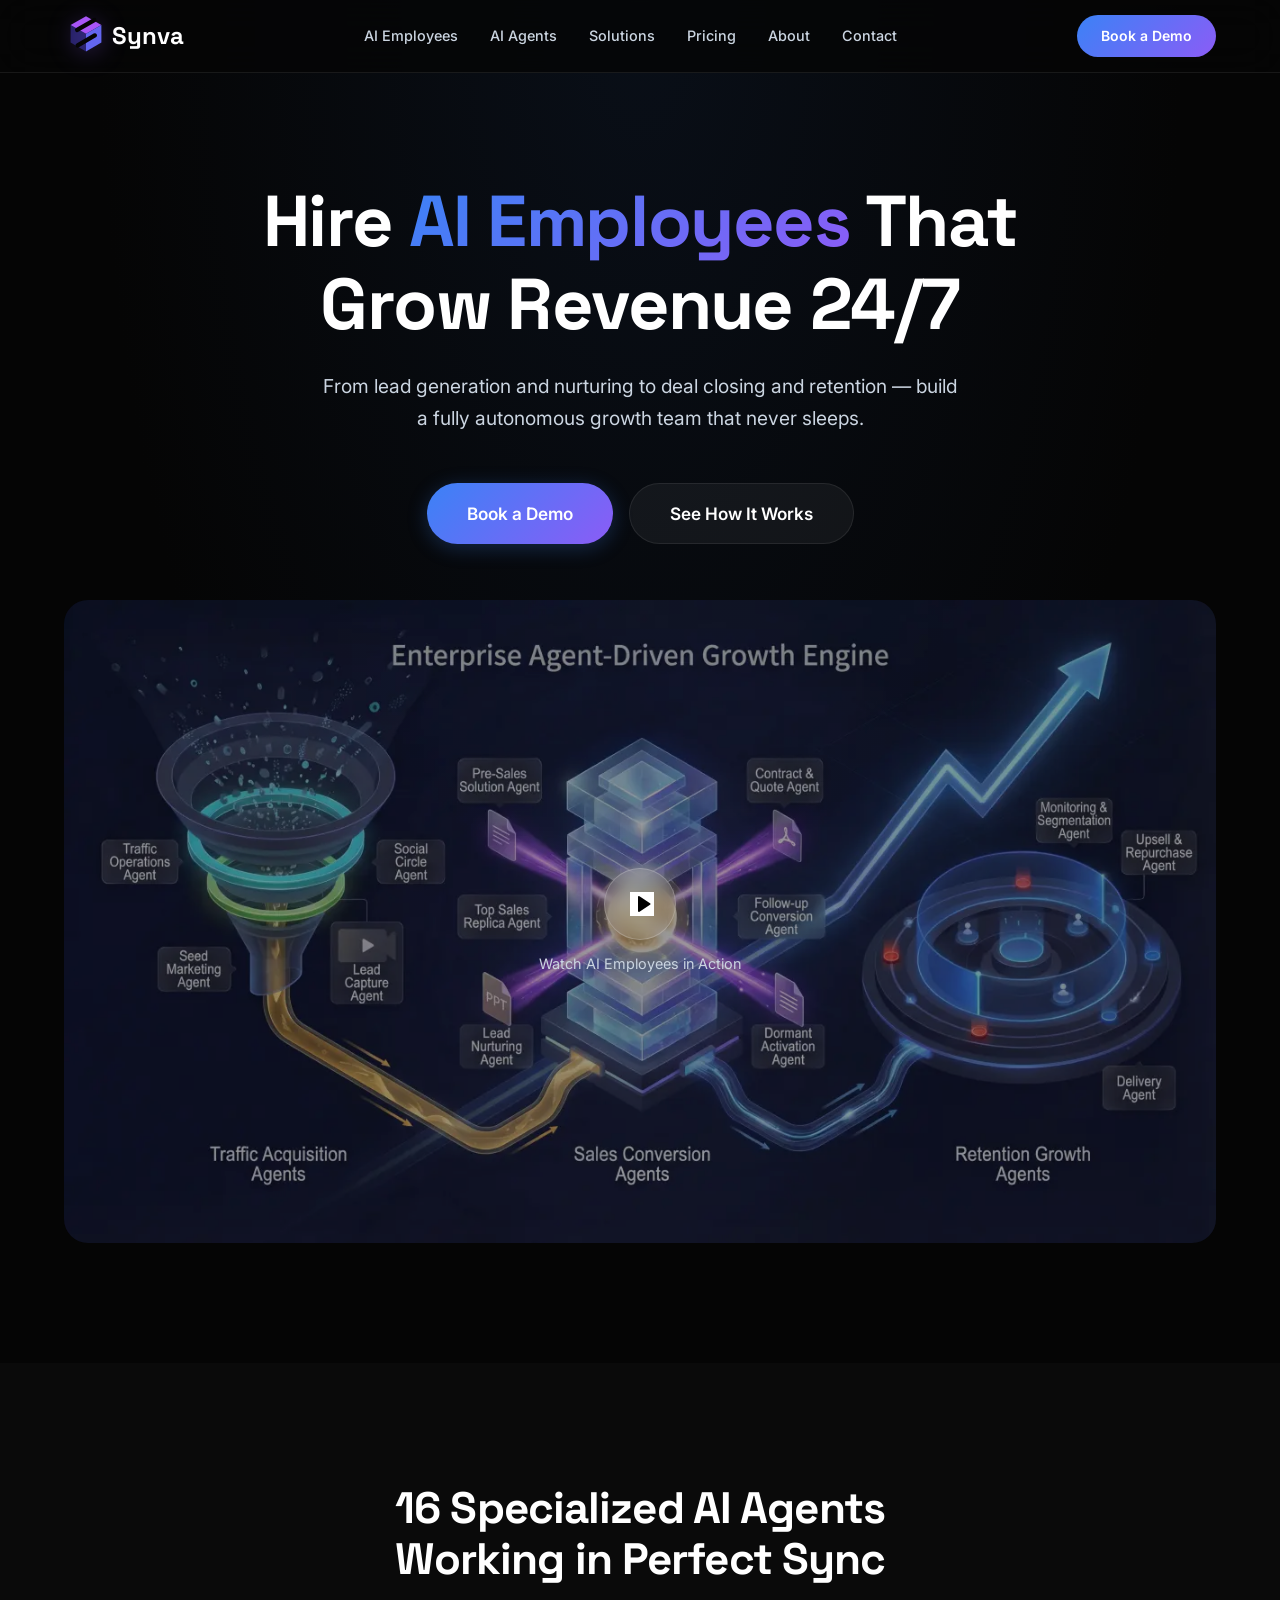
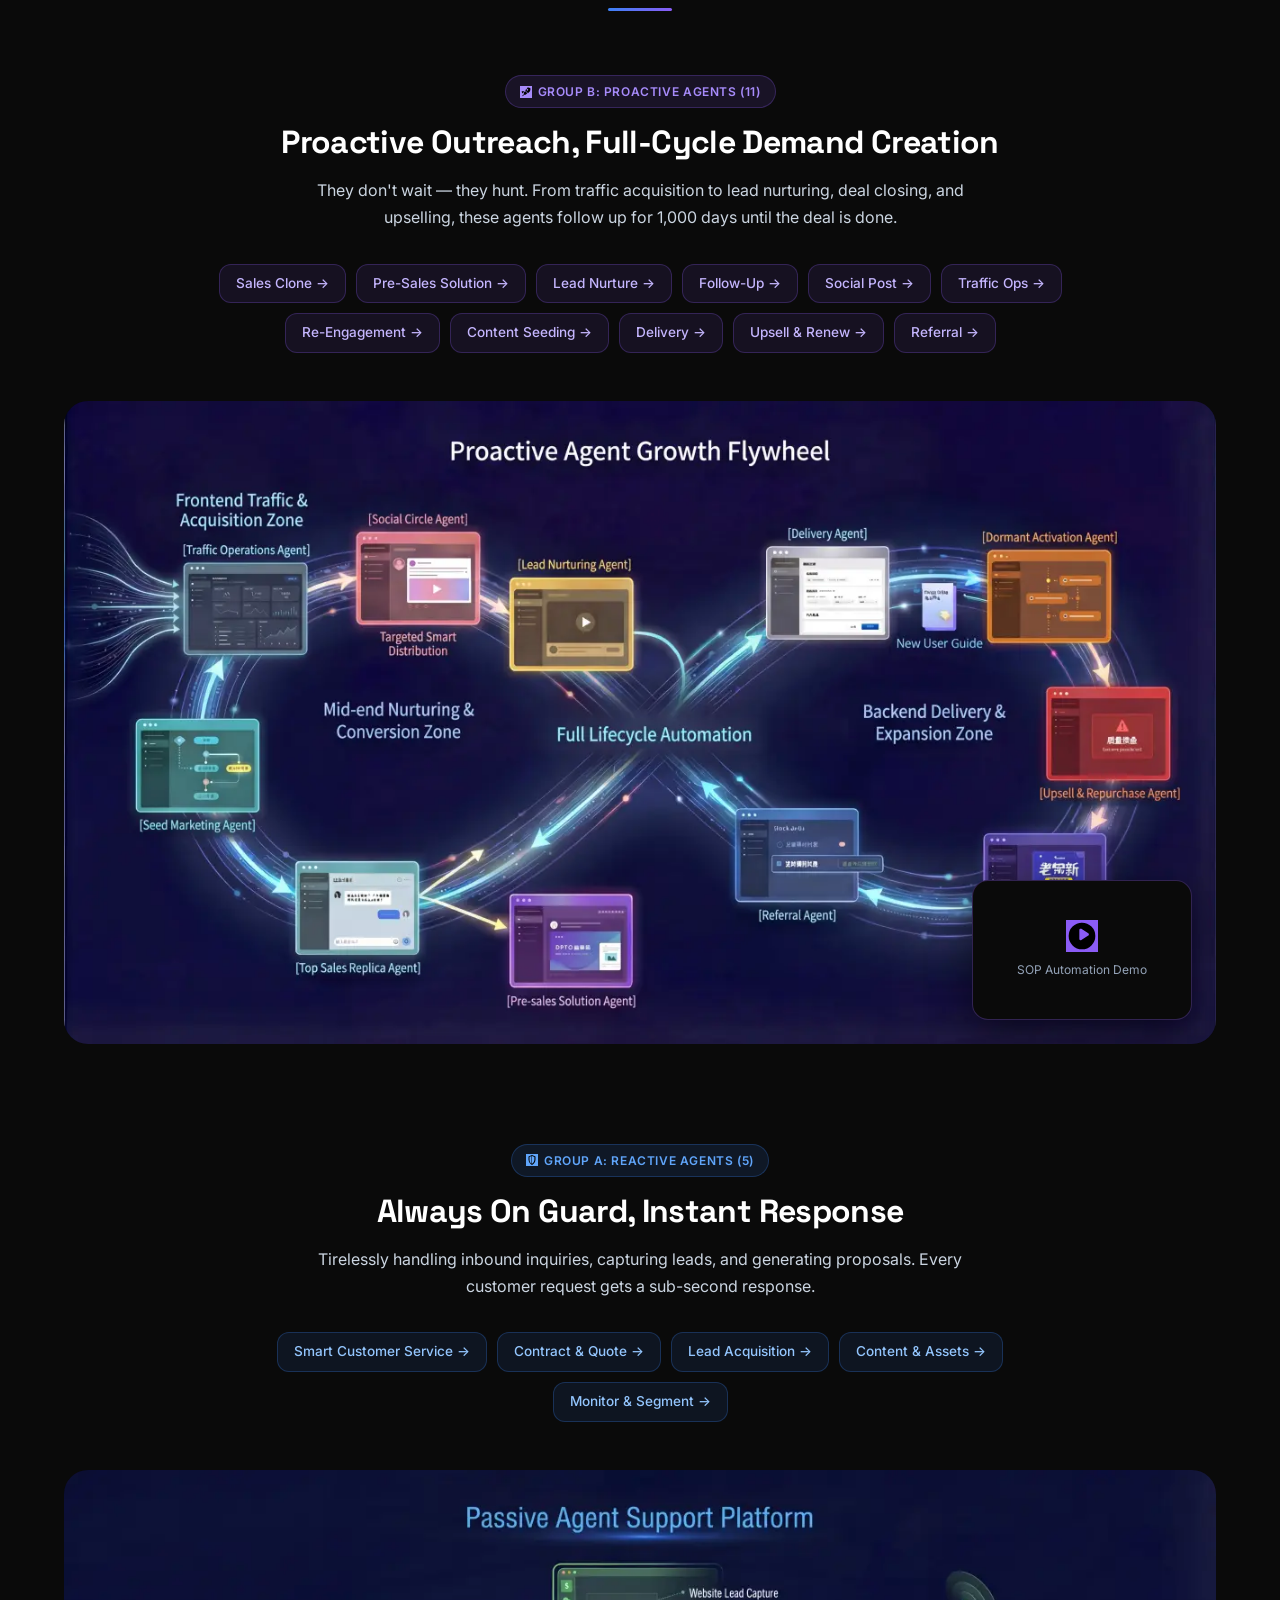
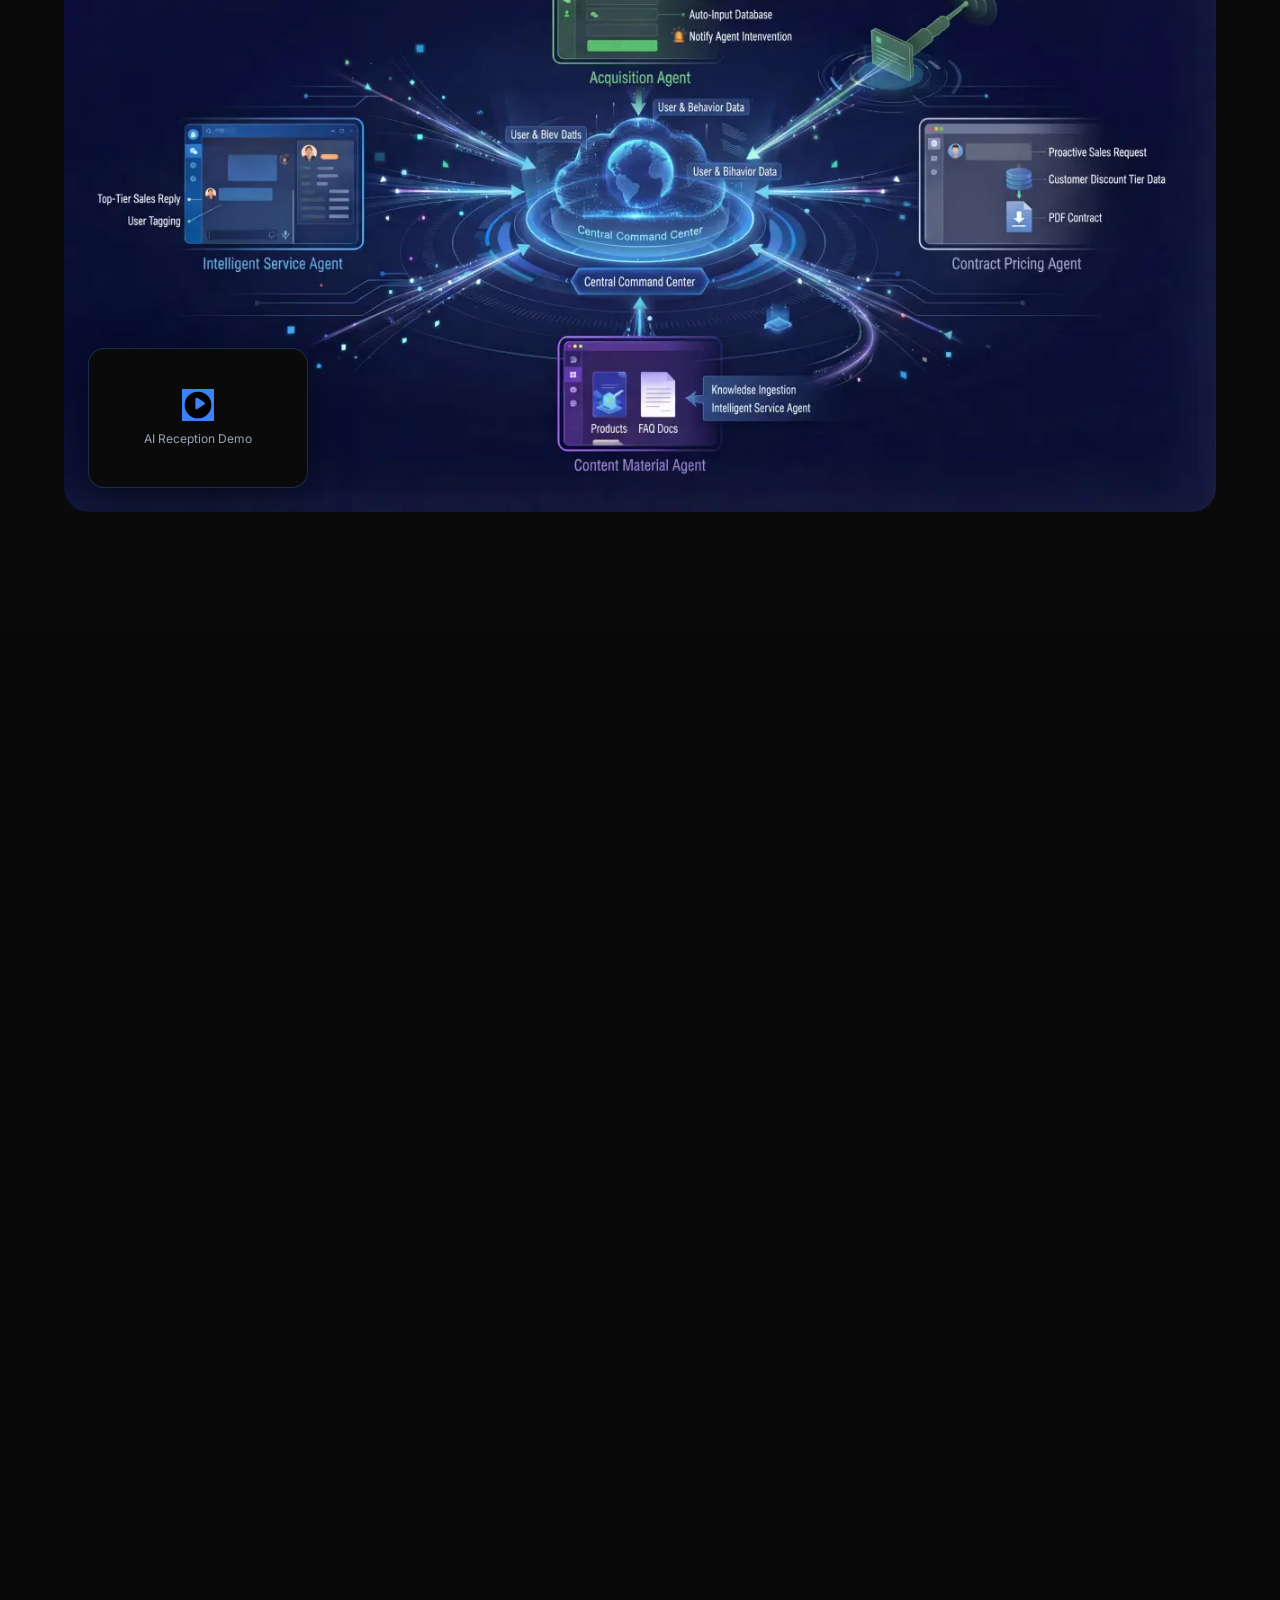
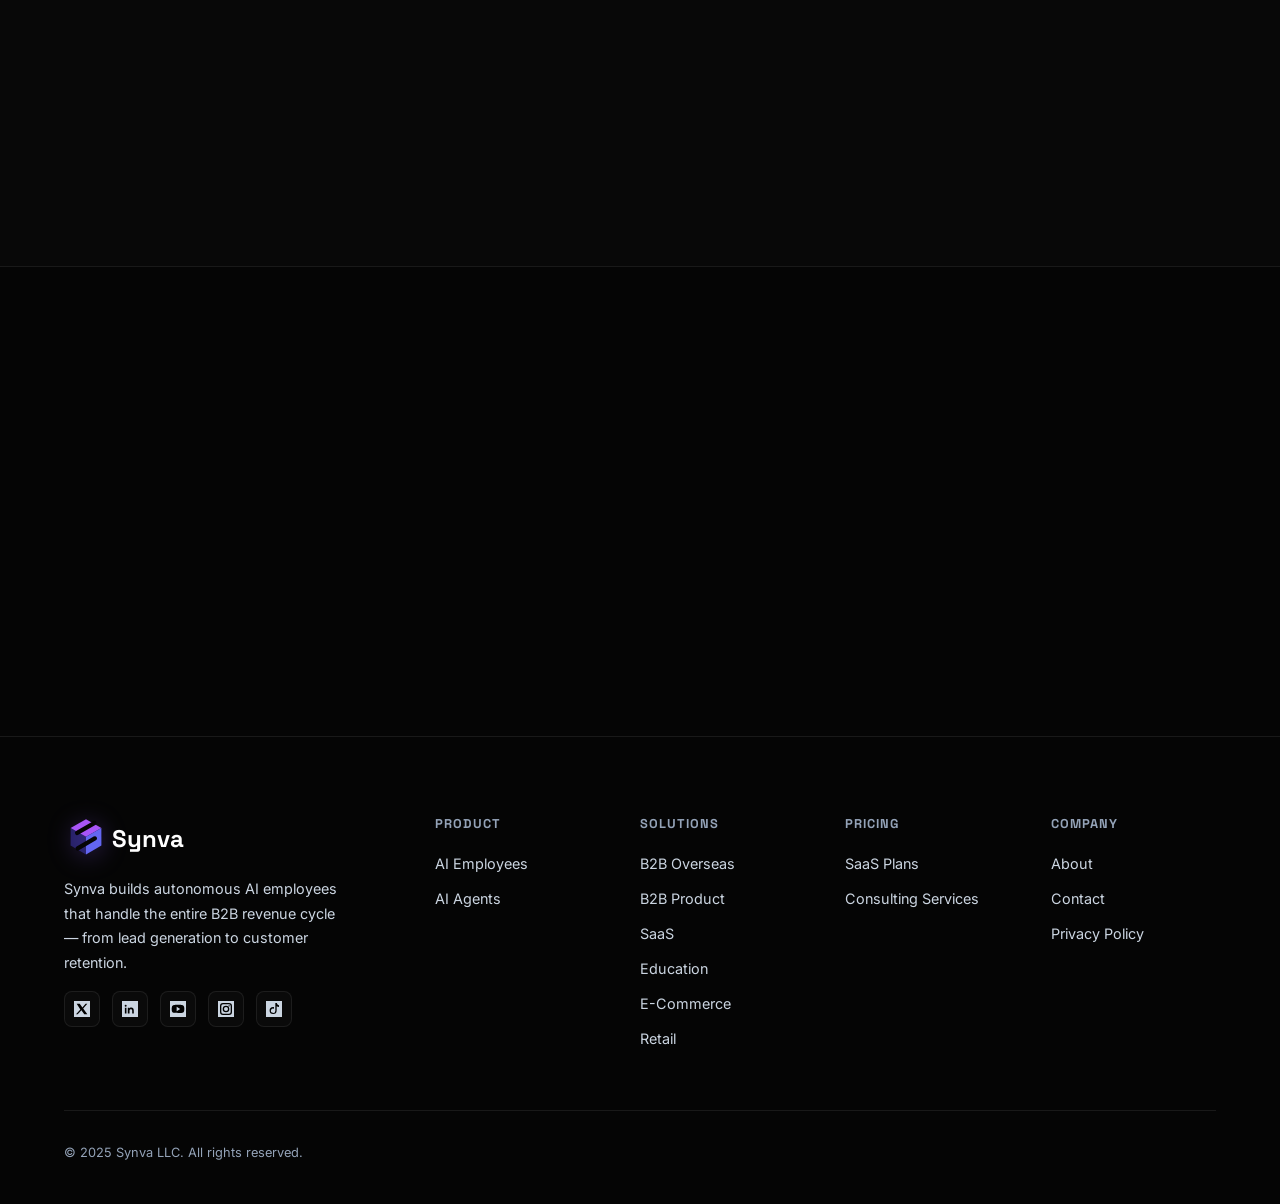
<file: index.html>
<!DOCTYPE html>
<html lang="en">
<head>
  <meta charset="UTF-8">
  <meta name="viewport" content="width=device-width, initial-scale=1.0">
  <title>Synva.ai — Autonomous AI Employees for B2B Revenue Growth</title>
  <meta name="description" content="Hire always-on AI employees that generate leads, close deals, and retain customers 24/7. 16 specialized AI agents working in sync to grow your revenue on autopilot.">
  <meta name="keywords" content="AI employees, AI sales agents, B2B automation, revenue growth, lead conversion, AI SaaS">
  <meta property="og:title" content="Synva.ai — Autonomous AI Employees for B2B Revenue Growth">
  <meta property="og:description" content="Hire always-on AI employees that generate leads, close deals, and retain customers 24/7.">
  <meta property="og:image" content="images/og-image.webp">
  <meta property="og:type" content="website">
  <meta name="twitter:card" content="summary_large_image">
  <link rel="icon" href="favicon.ico">
  <link rel="preconnect" href="https://fonts.googleapis.com">
  <link rel="preconnect" href="https://fonts.gstatic.com" crossorigin>
  <link rel="preload" as="style" href="https://fonts.googleapis.com/css2?family=Inter:wght@300;400;500;600;700;800;900&family=Space+Grotesk:wght@400;500;600;700&display=swap">
  <link rel="preload" as="image" href="images/hero/optimized/home-1280.webp" imagesrcset="images/hero/optimized/home-640.webp 640w, images/hero/optimized/home-1280.webp 1280w, images/hero/optimized/home-1600.webp 1600w" imagesizes="(max-width: 767px) 92vw, (max-width: 1232px) calc(100vw - 48px), 1152px">
  <link rel="stylesheet" href="https://fonts.googleapis.com/css2?family=Inter:wght@300;400;500;600;700;800;900&family=Space+Grotesk:wght@400;500;600;700&display=swap">
  <link rel="stylesheet" href="css/style.css">
  <link rel="stylesheet" href="css/icons.css">
</head>
<body>

  <!-- ===== Header ===== -->
  <header class="header" id="header">
    <div class="header__inner">
      <a href="index.html" class="header__logo">
        <svg width="44" height="44" viewBox="0 0 40 40" fill="none" xmlns="http://www.w3.org/2000/svg" style="filter: drop-shadow(0 4px 12px rgba(139, 92, 246, 0.3));">
          <path d="M 20 2 L 34 10 L 20 18 L 6 10 Z" fill="#a855f7" />
          <path d="M 34 10 L 34 26 L 20 34 L 20 18 Z" fill="#6366f1" />
          <path d="M 6 10 L 20 18 L 20 34 L 6 26 Z" fill="rgba(79, 70, 229, 0.4)" />
          <path d="M 12 14.5 L 27.5 5.5" stroke="#050505" stroke-width="4" stroke-linecap="round"/>
          <path d="M 28 19.5 L 12.5 28.5" stroke="#050505" stroke-width="4" stroke-linecap="round"/>
        </svg>
        Synva
      </a>
      <nav class="header__nav" id="main-nav">
        <a href="product.html">AI Employees</a>
        <a href="agents.html">AI Agents</a>
        <a href="solutions.html">Solutions</a>
        <a href="pricing.html">Pricing</a>
        <a href="about.html">About</a>
        <a href="contact.html">Contact</a>
      </nav>
      <a href="contact.html" class="header__cta header__cta-desktop">Book a Demo</a>
      <button class="header__mobile-btn" id="mobile-menu-btn" aria-label="Toggle Menu">
        <span></span><span></span><span></span>
      </button>
    </div>
  </header>

  <!-- ===== Hero Section ===== -->
  <section class="hero" id="hero">
    <div class="hero__bg"></div>
    <div class="container text-center">
      <h1 class="hero__title">
        Hire <span class="text-gradient">AI Employees</span> That Grow Revenue 24/7
      </h1>
      <p class="hero__subtitle">
        From lead generation and nurturing to deal closing and retention — build a fully autonomous growth team that never sleeps.
      </p>
      <div class="hero__actions">
        <a href="contact.html" class="btn btn--primary btn--lg">Book a Demo</a>
        <a href="product.html" class="btn btn--secondary btn--lg">See How It Works</a>
      </div>

      <!-- Hero Media -->
      <div class="hero__media">
        <img src="images/hero/optimized/home-1280.webp" srcset="images/hero/optimized/home-640.webp 640w, images/hero/optimized/home-1280.webp 1280w, images/hero/optimized/home-1600.webp 1600w" sizes="(max-width: 767px) 92vw, (max-width: 1232px) calc(100vw - 48px), 1152px" width="5504" height="3072" fetchpriority="high" decoding="async" alt="Synva.ai platform dashboard showing AI employees in action">
        <div class="hero__media-overlay">
          <div class="hero__play-btn">
            <i class="fas fa-play" style="margin-left: 3px;"></i>
          </div>
          <span style="color: var(--color-text-secondary); font-size: 0.9rem;">Watch AI Employees in Action</span>
        </div>
      </div>
    </div>
  </section>


  <!-- ===== AI Agents Overview ===== -->
  <section class="section section--alt section--deferred" id="agents">
    <div class="container">
      <div class="section-header reveal">
        <h2>16 Specialized AI Agents<br>Working in Perfect Sync</h2>
        <div class="section-header__line"></div>
      </div>

      <!-- Active Agents Group -->
      <div class="reveal" style="margin-bottom: 100px;">
        <div class="text-center" style="margin-bottom: 48px;">
          <span class="badge badge--purple"><i class="fas fa-rocket"></i> Group B: Proactive Agents (11)</span>
          <h3 style="margin-top: 16px; font-size: 2rem;">Proactive Outreach, Full-Cycle Demand Creation</h3>
          <p style="max-width: 700px; margin: 16px auto 32px; font-size: 1rem;">
            They don't wait — they hunt. From traffic acquisition to lead nurturing, deal closing, and upselling, these agents follow up for 1,000 days until the deal is done.
          </p>
          <div style="max-width: 900px; margin: 0 auto; display: flex; flex-wrap: wrap; justify-content: center; gap: 10px;">
            <a href="agents.html#agent-sales-clone" class="agent-pill agent-pill--active">Sales Clone →</a>
            <a href="agents.html#agent-solution" class="agent-pill agent-pill--active">Pre-Sales Solution →</a>
            <a href="agents.html#agent-nurture" class="agent-pill agent-pill--active">Lead Nurture →</a>
            <a href="agents.html#agent-followup" class="agent-pill agent-pill--active">Follow-Up →</a>
            <a href="agents.html#agent-moments" class="agent-pill agent-pill--active">Social Post →</a>
            <a href="agents.html#agent-traffic" class="agent-pill agent-pill--active">Traffic Ops →</a>
            <a href="agents.html#agent-activation" class="agent-pill agent-pill--active">Re-Engagement →</a>
            <a href="agents.html#agent-seeding" class="agent-pill agent-pill--active">Content Seeding →</a>
            <a href="agents.html#agent-delivery" class="agent-pill agent-pill--active">Delivery →</a>
            <a href="agents.html#agent-upsell" class="agent-pill agent-pill--active">Upsell & Renew →</a>
            <a href="agents.html#agent-referral" class="agent-pill agent-pill--active">Referral →</a>
          </div>
        </div>
        <div class="media-showcase">
          <img src="images/hero/optimized/proactive-1280.webp" srcset="images/hero/optimized/proactive-640.webp 640w, images/hero/optimized/proactive-1280.webp 1280w" sizes="(max-width: 767px) 92vw, (max-width: 1232px) calc(100vw - 48px), 1152px" width="5504" height="3072" loading="lazy" decoding="async" alt="Proactive AI Agents automating outbound sales workflow">
          <div style="position: absolute; bottom: 24px; right: 24px; width: 220px; height: 140px; background: #0a0a0a; border: 1px solid rgba(139, 92, 246, 0.3); border-radius: 16px; display: flex; flex-direction: column; align-items: center; justify-content: center; box-shadow: 0 12px 40px rgba(0,0,0,0.5);">
            <i class="fas fa-play-circle" style="font-size: 2rem; color: var(--color-purple); margin-bottom: 8px;"></i>
            <span style="font-size: 0.75rem; color: var(--color-text-muted);">SOP Automation Demo</span>
          </div>
        </div>
      </div>

      <!-- Passive Agents Group -->
      <div class="reveal">
        <div class="text-center" style="margin-bottom: 48px;">
          <span class="badge badge--blue"><i class="fas fa-shield-halved"></i> Group A: Reactive Agents (5)</span>
          <h3 style="margin-top: 16px; font-size: 2rem;">Always On Guard, Instant Response</h3>
          <p style="max-width: 700px; margin: 16px auto 32px; font-size: 1rem;">
            Tirelessly handling inbound inquiries, capturing leads, and generating proposals. Every customer request gets a sub-second response.
          </p>
          <div style="max-width: 900px; margin: 0 auto; display: flex; flex-wrap: wrap; justify-content: center; gap: 10px;">
            <a href="agents.html#agent-cs" class="agent-pill agent-pill--passive">Smart Customer Service →</a>
            <a href="agents.html#agent-contract" class="agent-pill agent-pill--passive">Contract & Quote →</a>
            <a href="agents.html#agent-acquisition" class="agent-pill agent-pill--passive">Lead Acquisition →</a>
            <a href="agents.html#agent-content" class="agent-pill agent-pill--passive">Content & Assets →</a>
            <a href="agents.html#agent-monitor" class="agent-pill agent-pill--passive">Monitor & Segment →</a>
          </div>
        </div>
        <div class="media-showcase">
          <img src="images/hero/optimized/passive-1280.webp" srcset="images/hero/optimized/passive-640.webp 640w, images/hero/optimized/passive-1280.webp 1280w" sizes="(max-width: 767px) 92vw, (max-width: 1232px) calc(100vw - 48px), 1152px" width="5504" height="3072" loading="lazy" decoding="async" alt="Reactive AI Agents handling inbound customer service">
          <div style="position: absolute; bottom: 24px; left: 24px; width: 220px; height: 140px; background: #0a0a0a; border: 1px solid rgba(59, 130, 246, 0.3); border-radius: 16px; display: flex; flex-direction: column; align-items: center; justify-content: center; box-shadow: 0 12px 40px rgba(0,0,0,0.5);">
            <i class="fas fa-play-circle" style="font-size: 2rem; color: var(--color-blue); margin-bottom: 8px;"></i>
            <span style="font-size: 0.75rem; color: var(--color-text-muted);">AI Reception Demo</span>
          </div>
        </div>
      </div>
    </div>
  </section>

  <!-- ===== Results / Case Studies ===== -->
  <section class="section section--deferred" id="results" style="background: #080808;">
    <div class="container">
      <div class="section-header reveal">
        <h2>Real Results Across Every Department</h2>
        <div class="section-header__line"></div>
      </div>

      <div style="display: flex; flex-direction: column; gap: 100px;">
        <!-- Marketing Case -->
        <div class="reveal">
          <div class="text-center" style="margin-bottom: 32px;">
            <h3>Marketing: Lead Conversion Doubled</h3>
            <p style="font-size: 1rem;">
              <span style="color: var(--color-text-muted);">Pain:</span> Leads going cold
              <span style="margin: 0 8px; color: var(--color-text-muted);">→</span>
              <span style="color: var(--color-green);">AI responds in seconds, nurtures 24/7</span>
            </p>
          </div>
          <div class="media-showcase">
            <img src="images/hero/optimized/marketing-1280.webp" srcset="images/hero/optimized/marketing-640.webp 640w, images/hero/optimized/marketing-1280.webp 1280w" sizes="(max-width: 767px) 92vw, (max-width: 1232px) calc(100vw - 48px), 1152px" width="5504" height="3072" loading="lazy" decoding="async" alt="Marketing department ROI improvement">
            <div class="media-showcase__overlay">
              <div class="media-showcase__metric">
                <div class="media-showcase__metric-value" data-counter="200" data-suffix="%">0%</div>
                <div class="media-showcase__metric-label">ROI Growth</div>
              </div>
            </div>
          </div>
        </div>

        <!-- Sales Case -->
        <div class="reveal">
          <div class="text-center" style="margin-bottom: 32px;">
            <h3>Sales: 45% More Closed Deals</h3>
            <p style="font-size: 1rem;">
              <span style="color: var(--color-text-muted);">Pain:</span> Hours wasted on proposals
              <span style="margin: 0 8px; color: var(--color-text-muted);">→</span>
              <span style="color: var(--color-green);">AI generates custom proposals in 10 minutes</span>
            </p>
          </div>
          <div class="media-showcase">
            <img src="images/hero/optimized/sales-1280.webp" srcset="images/hero/optimized/sales-640.webp 640w, images/hero/optimized/sales-1280.webp 1280w" sizes="(max-width: 767px) 92vw, (max-width: 1232px) calc(100vw - 48px), 1152px" width="5504" height="3072" loading="lazy" decoding="async" alt="Sales department deal closing improvement">
            <div class="media-showcase__overlay">
              <div class="media-showcase__metric">
                <div class="media-showcase__metric-value" data-counter="45" data-suffix="%">0%</div>
                <div class="media-showcase__metric-label">More Deals Closed</div>
              </div>
            </div>
          </div>
        </div>

        <!-- Customer Success Case -->
        <div class="reveal">
          <div class="text-center" style="margin-bottom: 32px;">
            <h3>Customer Success: NDR Reaching 120%</h3>
            <p style="font-size: 1rem;">
              <span style="color: var(--color-text-muted);">Pain:</span> Reactive support only
              <span style="margin: 0 8px; color: var(--color-text-muted);">→</span>
              <span style="color: var(--color-green);">AI proactively drives upsells & renewals</span>
            </p>
          </div>
          <div class="media-showcase">
            <img src="images/hero/optimized/success-1280.webp" srcset="images/hero/optimized/success-640.webp 640w, images/hero/optimized/success-1280.webp 1280w" sizes="(max-width: 767px) 92vw, (max-width: 1232px) calc(100vw - 48px), 1152px" width="5504" height="3072" loading="lazy" decoding="async" alt="Customer success NDR improvement">
            <div class="media-showcase__overlay">
              <div class="media-showcase__metric">
                <div class="media-showcase__metric-value" data-counter="120" data-suffix="%">0%</div>
                <div class="media-showcase__metric-label">Net Dollar Retention</div>
              </div>
            </div>
          </div>
        </div>
      </div>
    </div>
  </section>

  <!-- ===== Bottom CTA ===== -->
  <section class="section section--border-top section--deferred text-center">
    <div class="container reveal">
      <h2 style="margin-bottom: 16px;">Ready to Meet Your First AI Employee?</h2>
      <p style="margin-bottom: 40px; max-width: 480px; margin-left: auto; margin-right: auto;">
        Schedule a personalized demo and see how AI employees can transform your revenue pipeline.
      </p>
      <div class="hero__actions">
        <a href="contact.html" class="btn btn--primary btn--lg">Book a Demo</a>
        <a href="pricing.html" class="btn btn--secondary btn--lg">View Pricing</a>
      </div>
    </div>
  </section>

  <!-- ===== Footer ===== -->
  <footer class="footer" id="footer">
    <div class="container">
      <div class="footer__grid">
        <div class="footer__brand">
          <a href="index.html" class="header__logo" style="margin-bottom: 8px;">
        <svg width="44" height="44" viewBox="0 0 40 40" fill="none" xmlns="http://www.w3.org/2000/svg" style="filter: drop-shadow(0 4px 12px rgba(139, 92, 246, 0.3));">
          <path d="M 20 2 L 34 10 L 20 18 L 6 10 Z" fill="#a855f7" />
          <path d="M 34 10 L 34 26 L 20 34 L 20 18 Z" fill="#6366f1" />
          <path d="M 6 10 L 20 18 L 20 34 L 6 26 Z" fill="rgba(79, 70, 229, 0.4)" />
          <path d="M 12 14.5 L 27.5 5.5" stroke="#050505" stroke-width="4" stroke-linecap="round"/>
          <path d="M 28 19.5 L 12.5 28.5" stroke="#050505" stroke-width="4" stroke-linecap="round"/>
        </svg>
        Synva
      </a>
          <p>Synva builds autonomous AI employees that handle the entire B2B revenue cycle — from lead generation to customer retention.</p>
          <div style="display: flex; gap: 12px; margin-top: 16px;">
            <a href="#" target="_blank" aria-label="X" style="width: 36px; height: 36px; border-radius: 8px; background: var(--color-bg-alt); border: 1px solid var(--color-border); display: flex; align-items: center; justify-content: center; color: var(--color-text-secondary); transition: var(--transition-base);"><i class="fab fa-x-twitter"></i></a>
            <a href="#" target="_blank" aria-label="LinkedIn" style="width: 36px; height: 36px; border-radius: 8px; background: var(--color-bg-alt); border: 1px solid var(--color-border); display: flex; align-items: center; justify-content: center; color: var(--color-text-secondary); transition: var(--transition-base);"><i class="fab fa-linkedin-in"></i></a>
            <a href="#" target="_blank" aria-label="YouTube" style="width: 36px; height: 36px; border-radius: 8px; background: var(--color-bg-alt); border: 1px solid var(--color-border); display: flex; align-items: center; justify-content: center; color: var(--color-text-secondary); transition: var(--transition-base);"><i class="fab fa-youtube"></i></a>
            <a href="#" target="_blank" aria-label="Instagram" style="width: 36px; height: 36px; border-radius: 8px; background: var(--color-bg-alt); border: 1px solid var(--color-border); display: flex; align-items: center; justify-content: center; color: var(--color-text-secondary); transition: var(--transition-base);"><i class="fab fa-instagram"></i></a>
            <a href="#" target="_blank" aria-label="TikTok" style="width: 36px; height: 36px; border-radius: 8px; background: var(--color-bg-alt); border: 1px solid var(--color-border); display: flex; align-items: center; justify-content: center; color: var(--color-text-secondary); transition: var(--transition-base);"><i class="fab fa-tiktok"></i></a>
          </div>
        </div>
        <div><h3 class="footer__heading">Product</h3><div class="footer__links"><a href="product.html">AI Employees</a><a href="agents.html">AI Agents</a></div></div>
        <div><h3 class="footer__heading">Solutions</h3><div class="footer__links"><a href="solutions.html#b2b-overseas">B2B Overseas</a><a href="solutions.html#b2b-industrial">B2B Product</a><a href="solutions.html#saas">SaaS</a><a href="solutions.html#education">Education</a><a href="solutions.html#ecommerce">E-Commerce</a><a href="solutions.html#retail">Retail</a></div></div>
        <div><h3 class="footer__heading">Pricing</h3><div class="footer__links"><a href="pricing.html">SaaS Plans</a><a href="pricing.html">Consulting Services</a></div></div>
        <div><h3 class="footer__heading">Company</h3><div class="footer__links"><a href="about.html">About</a><a href="contact.html">Contact</a><a href="privacy.html">Privacy Policy</a></div></div>
      </div>
      <div class="footer__bottom">
        <span>&copy; 2025 Synva LLC. All rights reserved.</span>
      </div>
    </div>
  </footer>

  <script src="js/main.js"></script>
</body>
</html>
</file>
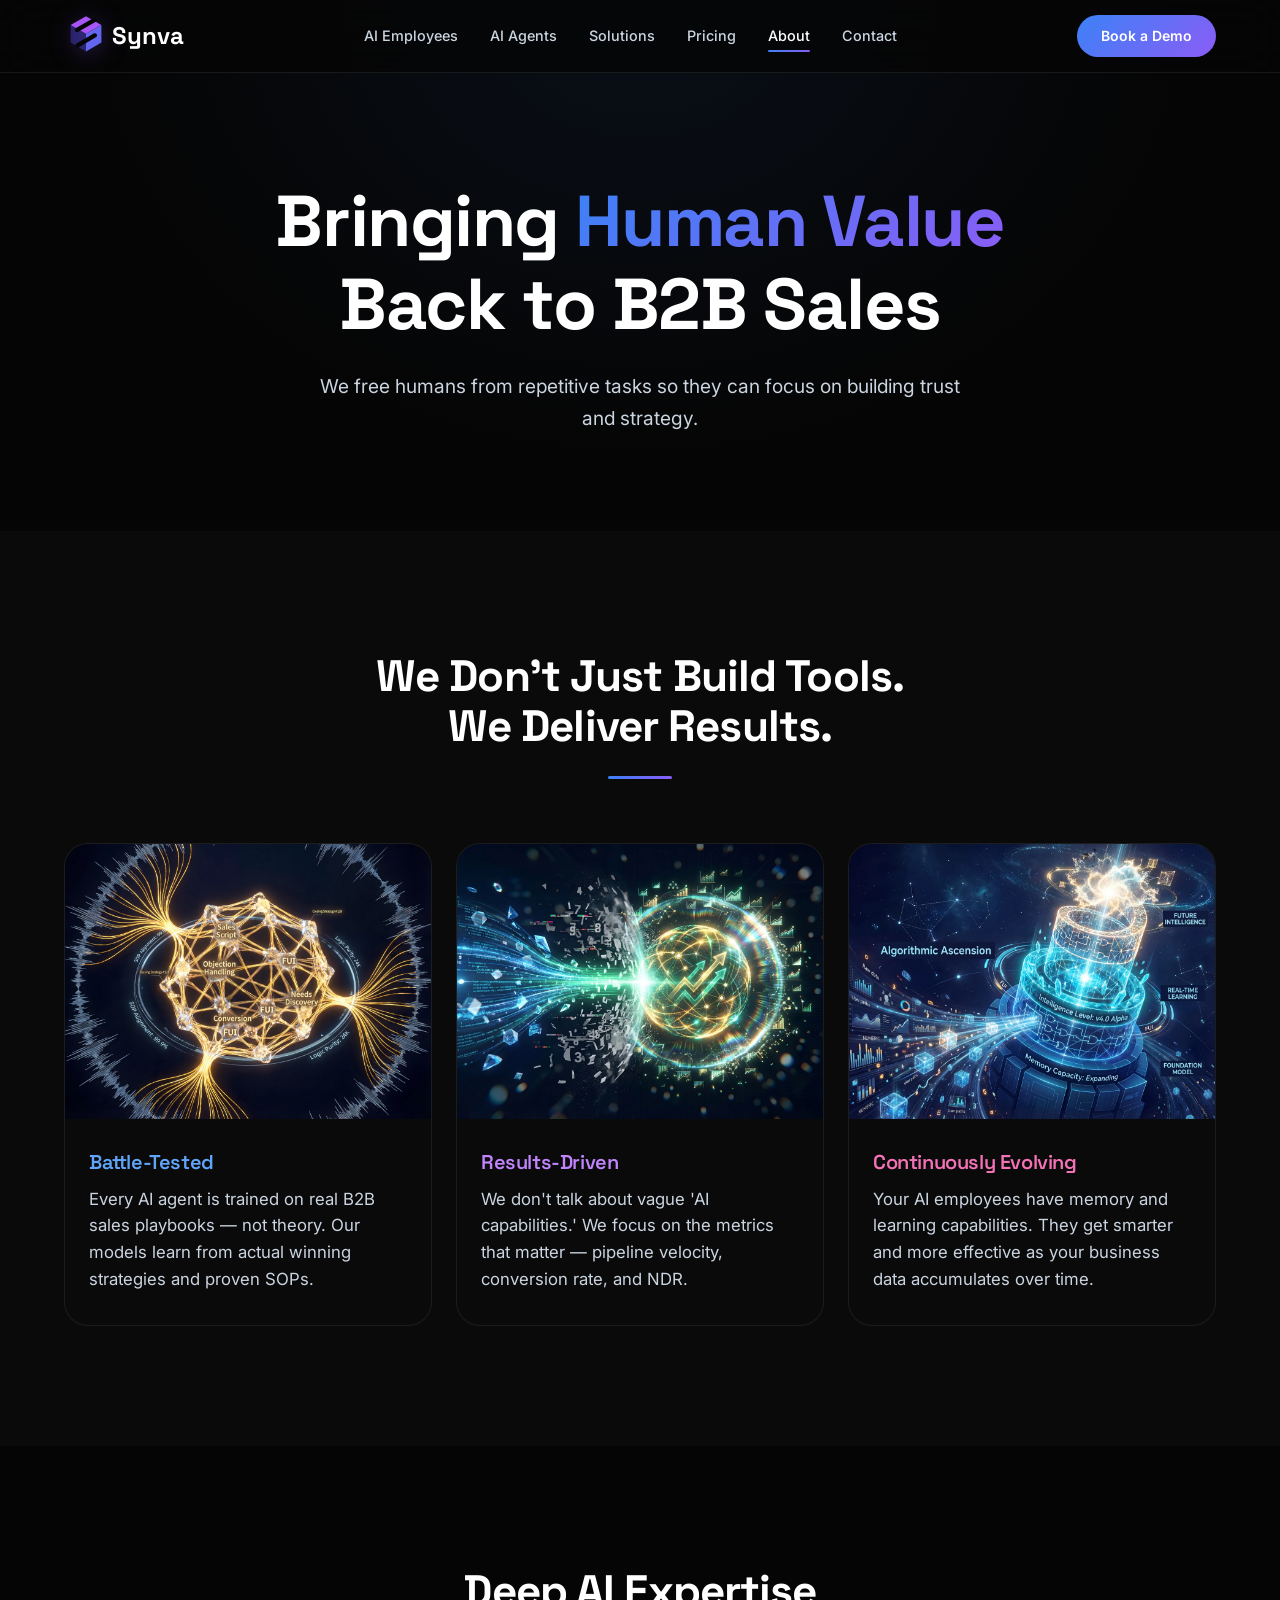
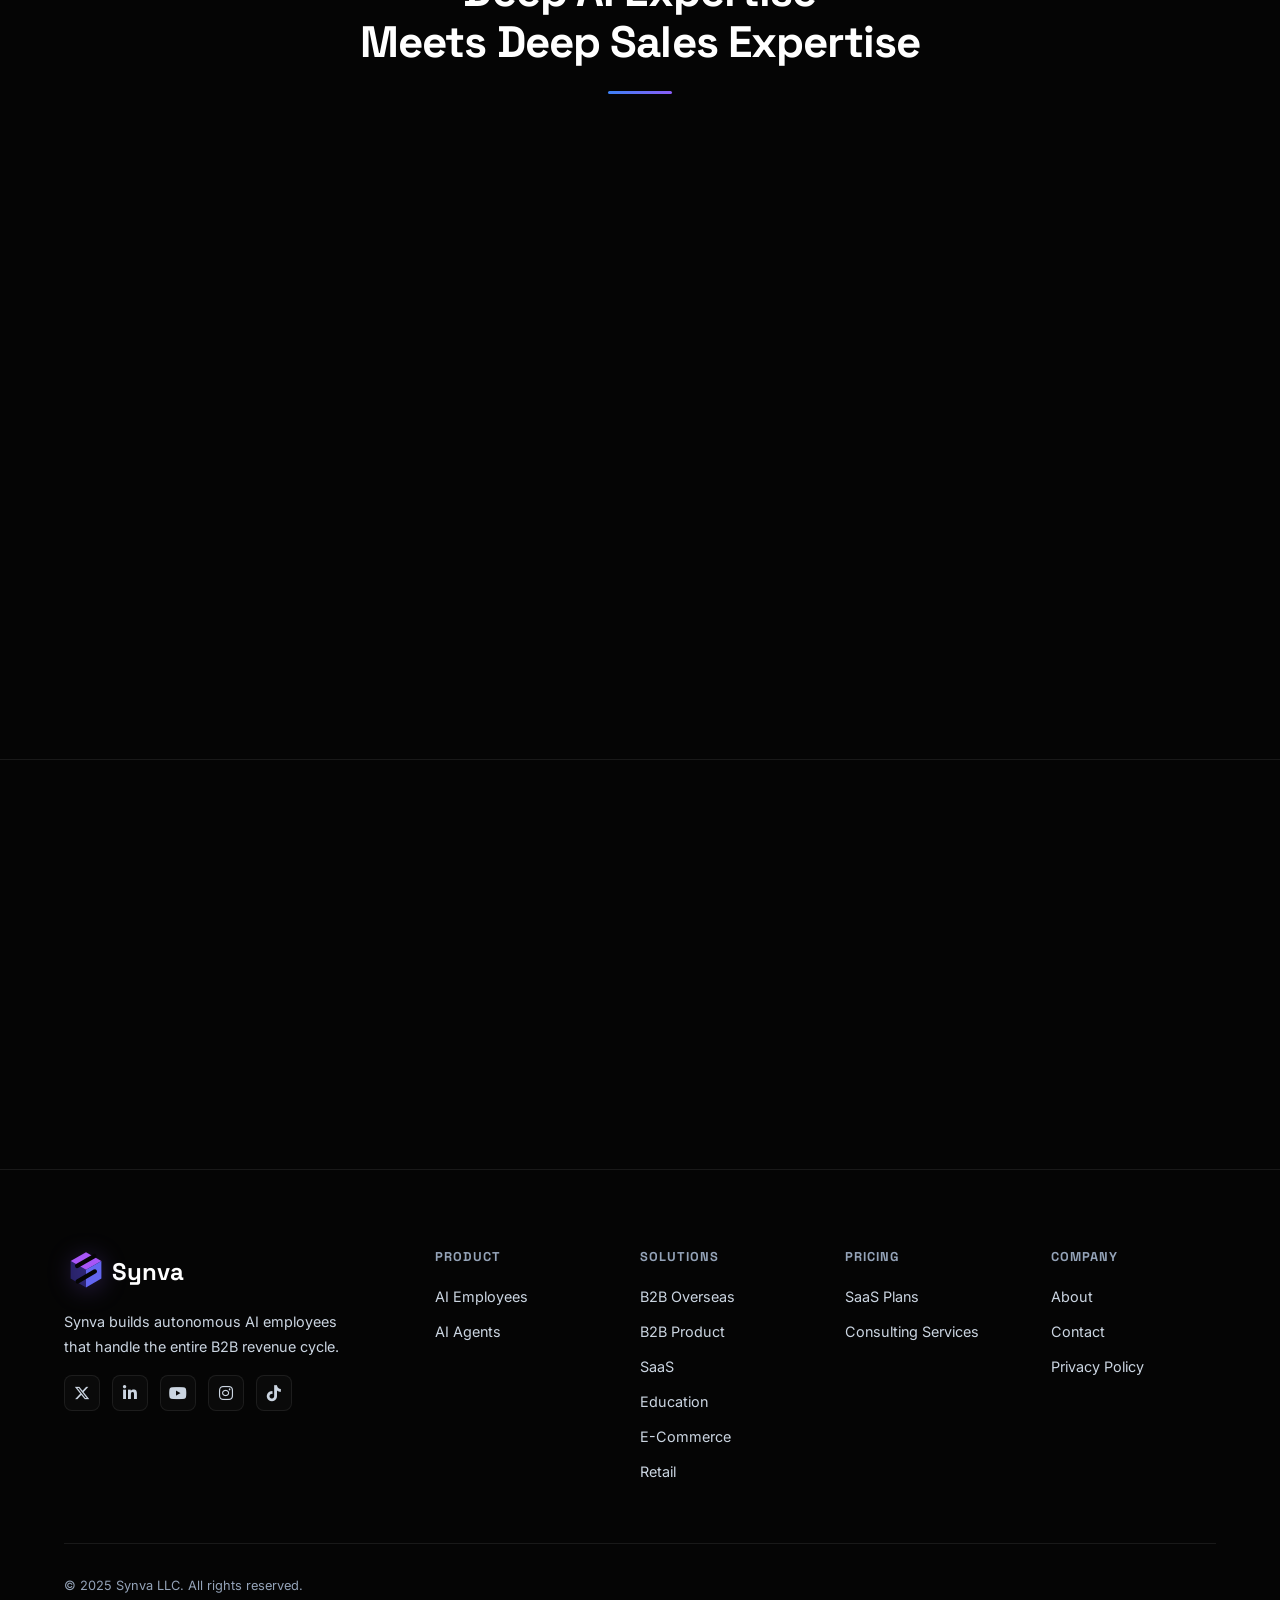
<file: about.html>
<!DOCTYPE html>
<html lang="en">
<head>
  <meta charset="UTF-8">
  <meta name="viewport" content="width=device-width, initial-scale=1.0">
  <title>About — Bringing Human Value Back to B2B Sales | Synva.ai</title>
  <meta name="description" content="Synva was built by AI engineers and B2B sales veterans with one mission: free humans from repetitive sales tasks so they can focus on building trust and strategy.">
  <link rel="icon" href="favicon.ico">
  <link rel="preconnect" href="https://fonts.googleapis.com">
  <link rel="preconnect" href="https://fonts.gstatic.com" crossorigin>
  <link rel="preload" as="style" href="https://fonts.googleapis.com/css2?family=Inter:wght@300;400;500;600;700;800;900&family=Space+Grotesk:wght@400;500;600;700&display=swap">
  <link rel="stylesheet" href="https://fonts.googleapis.com/css2?family=Inter:wght@300;400;500;600;700;800;900&family=Space+Grotesk:wght@400;500;600;700&display=swap">
  <link rel="stylesheet" href="css/style.css">
  <link rel="stylesheet" href="https://cdnjs.cloudflare.com/ajax/libs/font-awesome/6.5.1/css/all.min.css">
  <style>
    /* Full-width image stacking for the About page infographics */
    .about-posters {
      display: flex;
      flex-direction: column;
      align-items: center;
      width: 100%;
      max-width: var(--max-width);
      margin: 0 auto;
      padding: 40px var(--section-px);
    }
    
    .about-posters img {
      width: 100%;
      height: auto;
      display: block;
      margin-bottom: 32px;
      border-radius: var(--radius-xl);
      box-shadow: 0 10px 40px rgba(0,0,0,0.2);
    }

    .about-posters img:last-child {
      margin-bottom: 0;
    }
  </style>
</head>
<body>

  <!-- ===== Header ===== -->
  <header class="header">
    <div class="header__inner">
      <a href="index.html" class="header__logo">
        <svg width="44" height="44" viewBox="0 0 40 40" fill="none" xmlns="http://www.w3.org/2000/svg" style="filter: drop-shadow(0 4px 12px rgba(139, 92, 246, 0.3));">
          <path d="M 20 2 L 34 10 L 20 18 L 6 10 Z" fill="#a855f7" />
          <path d="M 34 10 L 34 26 L 20 34 L 20 18 Z" fill="#6366f1" />
          <path d="M 6 10 L 20 18 L 20 34 L 6 26 Z" fill="rgba(79, 70, 229, 0.4)" />
          <path d="M 12 14.5 L 27.5 5.5" stroke="#050505" stroke-width="4" stroke-linecap="round"/>
          <path d="M 28 19.5 L 12.5 28.5" stroke="#050505" stroke-width="4" stroke-linecap="round"/>
        </svg>
        Synva
      </a>
      <nav class="header__nav">
        <a href="product.html">AI Employees</a>
        <a href="agents.html">AI Agents</a>
        <a href="solutions.html">Solutions</a>
        <a href="pricing.html">Pricing</a>
        <a href="about.html" class="active">About</a>
        <a href="contact.html">Contact</a>
      </nav>
      <a href="contact.html" class="header__cta header__cta-desktop">Book a Demo</a>
      <button class="header__mobile-btn" aria-label="Toggle Menu"><span></span><span></span><span></span></button>
    </div>
  </header>

  <!-- ===== Hero ===== -->
  <section class="hero" style="padding-bottom: 48px;">
    <div class="hero__bg"></div>
    <div class="container text-center">
      <h1 class="hero__title">Bringing <span class="text-gradient">Human Value</span><br>Back to B2B Sales</h1>
      <p class="hero__subtitle" style="color: #cbd5e1;">We free humans from repetitive tasks so they can focus on building trust and strategy.</p>
    </div>
  </section>

  <!-- ===== Values (3 items) ===== -->
  <section class="section section--alt">
    <div class="container">
      <div class="section-header reveal">
        <h2>We Don't Just Build Tools.<br>We Deliver Results.</h2>
        <div class="section-header__line"></div>
      </div>

      <div class="grid grid--3 reveal">
        <!-- 01 -->
        <div class="card" style="background: var(--color-bg-alt); border: 1px solid var(--color-border); padding: 0; overflow: hidden; border-radius: var(--radius-xl);">
          <div class="card__image-wrapper" style="border-radius: 0; margin-bottom: 0;">
            <img src="images/about/01%20About%20US.webp" alt="Battle-Tested" style="width: 100%; aspect-ratio: 4/3; object-fit: cover; display: block;">
          </div>
          <div class="card__body" style="padding: 32px 24px;">
            <h4 class="card__title" style="margin-bottom: 12px; font-size: 1.25rem; color: #60a5fa;">Battle-Tested</h4>
            <p class="card__desc" style="color: #cbd5e1; font-size: 1.05rem;">Every AI agent is trained on real B2B sales playbooks — not theory. Our models learn from actual winning strategies and proven SOPs.</p>
          </div>
        </div>
        <!-- 02 -->
        <div class="card" style="background: var(--color-bg-alt); border: 1px solid var(--color-border); padding: 0; overflow: hidden; border-radius: var(--radius-xl);">
          <div class="card__image-wrapper" style="border-radius: 0; margin-bottom: 0;">
            <img src="images/about/02%20About%20US.webp" alt="Results-Driven" style="width: 100%; aspect-ratio: 4/3; object-fit: cover; display: block;">
          </div>
          <div class="card__body" style="padding: 32px 24px;">
            <h4 class="card__title" style="margin-bottom: 12px; font-size: 1.25rem; color: #c084fc;">Results-Driven</h4>
            <p class="card__desc" style="color: #cbd5e1; font-size: 1.05rem;">We don't talk about vague 'AI capabilities.' We focus on the metrics that matter — pipeline velocity, conversion rate, and NDR.</p>
          </div>
        </div>
        <!-- 03 -->
        <div class="card" style="background: var(--color-bg-alt); border: 1px solid var(--color-border); padding: 0; overflow: hidden; border-radius: var(--radius-xl);">
          <div class="card__image-wrapper" style="border-radius: 0; margin-bottom: 0;">
            <img src="images/about/03%20About%20US.webp" alt="Continuously Evolving" style="width: 100%; aspect-ratio: 4/3; object-fit: cover; display: block;">
          </div>
          <div class="card__body" style="padding: 32px 24px;">
            <h4 class="card__title" style="margin-bottom: 12px; font-size: 1.25rem; color: #f472b6;">Continuously Evolving</h4>
            <p class="card__desc" style="color: #cbd5e1; font-size: 1.05rem;">Your AI employees have memory and learning capabilities. They get smarter and more effective as your business data accumulates over time.</p>
          </div>
        </div>
      </div>
    </div>
  </section>

  <!-- ===== Team (2 items) text + image ====== -->
  <section class="section">
    <div class="container">
      <div class="section-header reveal">
        <h2>Deep AI Expertise<br>Meets Deep Sales Expertise</h2>
        <div class="section-header__line"></div>
      </div>

      <div class="grid grid--2 reveal" style="max-width: 900px; margin: 0 auto;">
        <!-- 04 -->
        <div class="card" style="background: var(--color-bg-alt); border: 1px solid var(--color-border); padding: 0; overflow: hidden; border-radius: var(--radius-xl);">
          <div class="card__image-wrapper" style="border-radius: 0; margin-bottom: 0;">
            <img src="images/about/04%20About%20US.webp" alt="Engineering team" style="width: 100%; aspect-ratio: 16/9; object-fit: cover; display: block;">
          </div>
          <div class="card__body" style="padding: 32px 24px;">
            <h4 class="card__title" style="margin-bottom: 12px; font-size: 1.25rem; display: flex; align-items: center; gap: 8px;"><i class="fas fa-code" style="color: var(--color-blue);"></i> Tech DNA</h4>
            <p class="card__desc" style="color: #cbd5e1; font-size: 1.05rem;">Our AI team comes from top-tier tech companies, specializing in NLP, LLM development, and multi-agent orchestration. They make sure our AI employees are smart and stable.</p>
          </div>
        </div>
        <!-- 05 -->
        <div class="card" style="background: var(--color-bg-alt); border: 1px solid var(--color-border); padding: 0; overflow: hidden; border-radius: var(--radius-xl);">
          <div class="card__image-wrapper" style="border-radius: 0; margin-bottom: 0;">
            <img src="images/about/05%20About%20US.webp" alt="Business team" style="width: 100%; aspect-ratio: 16/9; object-fit: cover; display: block;">
          </div>
          <div class="card__body" style="padding: 32px 24px;">
            <h4 class="card__title" style="margin-bottom: 12px; font-size: 1.25rem; display: flex; align-items: center; gap: 8px;"><i class="fas fa-briefcase" style="color: var(--color-yellow);"></i> Business DNA</h4>
            <p class="card__desc" style="color: #cbd5e1; font-size: 1.05rem;">10+ years of B2B sales leadership, SOP design, and content marketing expertise. They deeply understand enterprise pain points and ensure our product delivers value.</p>
          </div>
        </div>
      </div>
    </div>
  </section>

  <!-- ===== CTA ===== -->
  <section class="section section--border-top text-center" style="padding-top: 60px;">
    <div class="container reveal">
      <h2 style="margin-bottom: 16px;">Ready to Transform Your Sales Process?</h2>
      <p style="margin-bottom: 40px; max-width: 520px; margin-left: auto; margin-right: auto;">Try our AI Employees and let our experts design a custom implementation plan for your business.</p>
      <div class="hero__actions">
        <a href="contact.html" class="btn btn--primary btn--lg"><i class="fas fa-robot" style="margin-right: 8px;"></i> Book a Demo</a>
        <a href="pricing.html" class="btn btn--secondary btn--lg">View Pricing</a>
      </div>
    </div>
  </section>

  <footer class="footer">
    <div class="container">
      <div class="footer__grid">
        <div class="footer__brand">
          <a href="index.html" class="header__logo" style="margin-bottom: 8px;">
        <svg width="44" height="44" viewBox="0 0 40 40" fill="none" xmlns="http://www.w3.org/2000/svg" style="filter: drop-shadow(0 4px 12px rgba(139, 92, 246, 0.3));">
          <path d="M 20 2 L 34 10 L 20 18 L 6 10 Z" fill="#a855f7" />
          <path d="M 34 10 L 34 26 L 20 34 L 20 18 Z" fill="#6366f1" />
          <path d="M 6 10 L 20 18 L 20 34 L 6 26 Z" fill="rgba(79, 70, 229, 0.4)" />
          <path d="M 12 14.5 L 27.5 5.5" stroke="#050505" stroke-width="4" stroke-linecap="round"/>
          <path d="M 28 19.5 L 12.5 28.5" stroke="#050505" stroke-width="4" stroke-linecap="round"/>
        </svg>
        Synva
      </a>
          <p>Synva builds autonomous AI employees that handle the entire B2B revenue cycle.</p>
          <div style="display: flex; gap: 12px; margin-top: 16px;">
            <a href="#" target="_blank" aria-label="X" style="width: 36px; height: 36px; border-radius: 8px; background: var(--color-bg-alt); border: 1px solid var(--color-border); display: flex; align-items: center; justify-content: center; color: var(--color-text-secondary); transition: var(--transition-base);"><i class="fab fa-x-twitter"></i></a>
            <a href="#" target="_blank" aria-label="LinkedIn" style="width: 36px; height: 36px; border-radius: 8px; background: var(--color-bg-alt); border: 1px solid var(--color-border); display: flex; align-items: center; justify-content: center; color: var(--color-text-secondary); transition: var(--transition-base);"><i class="fab fa-linkedin-in"></i></a>
            <a href="#" target="_blank" aria-label="YouTube" style="width: 36px; height: 36px; border-radius: 8px; background: var(--color-bg-alt); border: 1px solid var(--color-border); display: flex; align-items: center; justify-content: center; color: var(--color-text-secondary); transition: var(--transition-base);"><i class="fab fa-youtube"></i></a>
            <a href="#" target="_blank" aria-label="Instagram" style="width: 36px; height: 36px; border-radius: 8px; background: var(--color-bg-alt); border: 1px solid var(--color-border); display: flex; align-items: center; justify-content: center; color: var(--color-text-secondary); transition: var(--transition-base);"><i class="fab fa-instagram"></i></a>
            <a href="#" target="_blank" aria-label="TikTok" style="width: 36px; height: 36px; border-radius: 8px; background: var(--color-bg-alt); border: 1px solid var(--color-border); display: flex; align-items: center; justify-content: center; color: var(--color-text-secondary); transition: var(--transition-base);"><i class="fab fa-tiktok"></i></a>
          </div>
        </div>
        <div><h4 class="footer__heading">Product</h4><div class="footer__links"><a href="product.html">AI Employees</a><a href="agents.html">AI Agents</a></div></div>
        <div><h4 class="footer__heading">Solutions</h4><div class="footer__links"><a href="solutions.html#b2b-overseas">B2B Overseas</a><a href="solutions.html#b2b-industrial">B2B Product</a><a href="solutions.html#saas">SaaS</a><a href="solutions.html#education">Education</a><a href="solutions.html#ecommerce">E-Commerce</a><a href="solutions.html#retail">Retail</a></div></div>
        <div><h4 class="footer__heading">Pricing</h4><div class="footer__links"><a href="pricing.html">SaaS Plans</a><a href="pricing.html">Consulting Services</a></div></div>
        <div><h4 class="footer__heading">Company</h4><div class="footer__links"><a href="about.html">About</a><a href="contact.html">Contact</a><a href="privacy.html">Privacy Policy</a></div></div>
      </div>
      <div class="footer__bottom">
        <span>&copy; 2025 Synva LLC. All rights reserved.</span>
      </div>
    </div>
  </footer>

  <script src="js/main.js"></script>
</body>
</html>
</file>
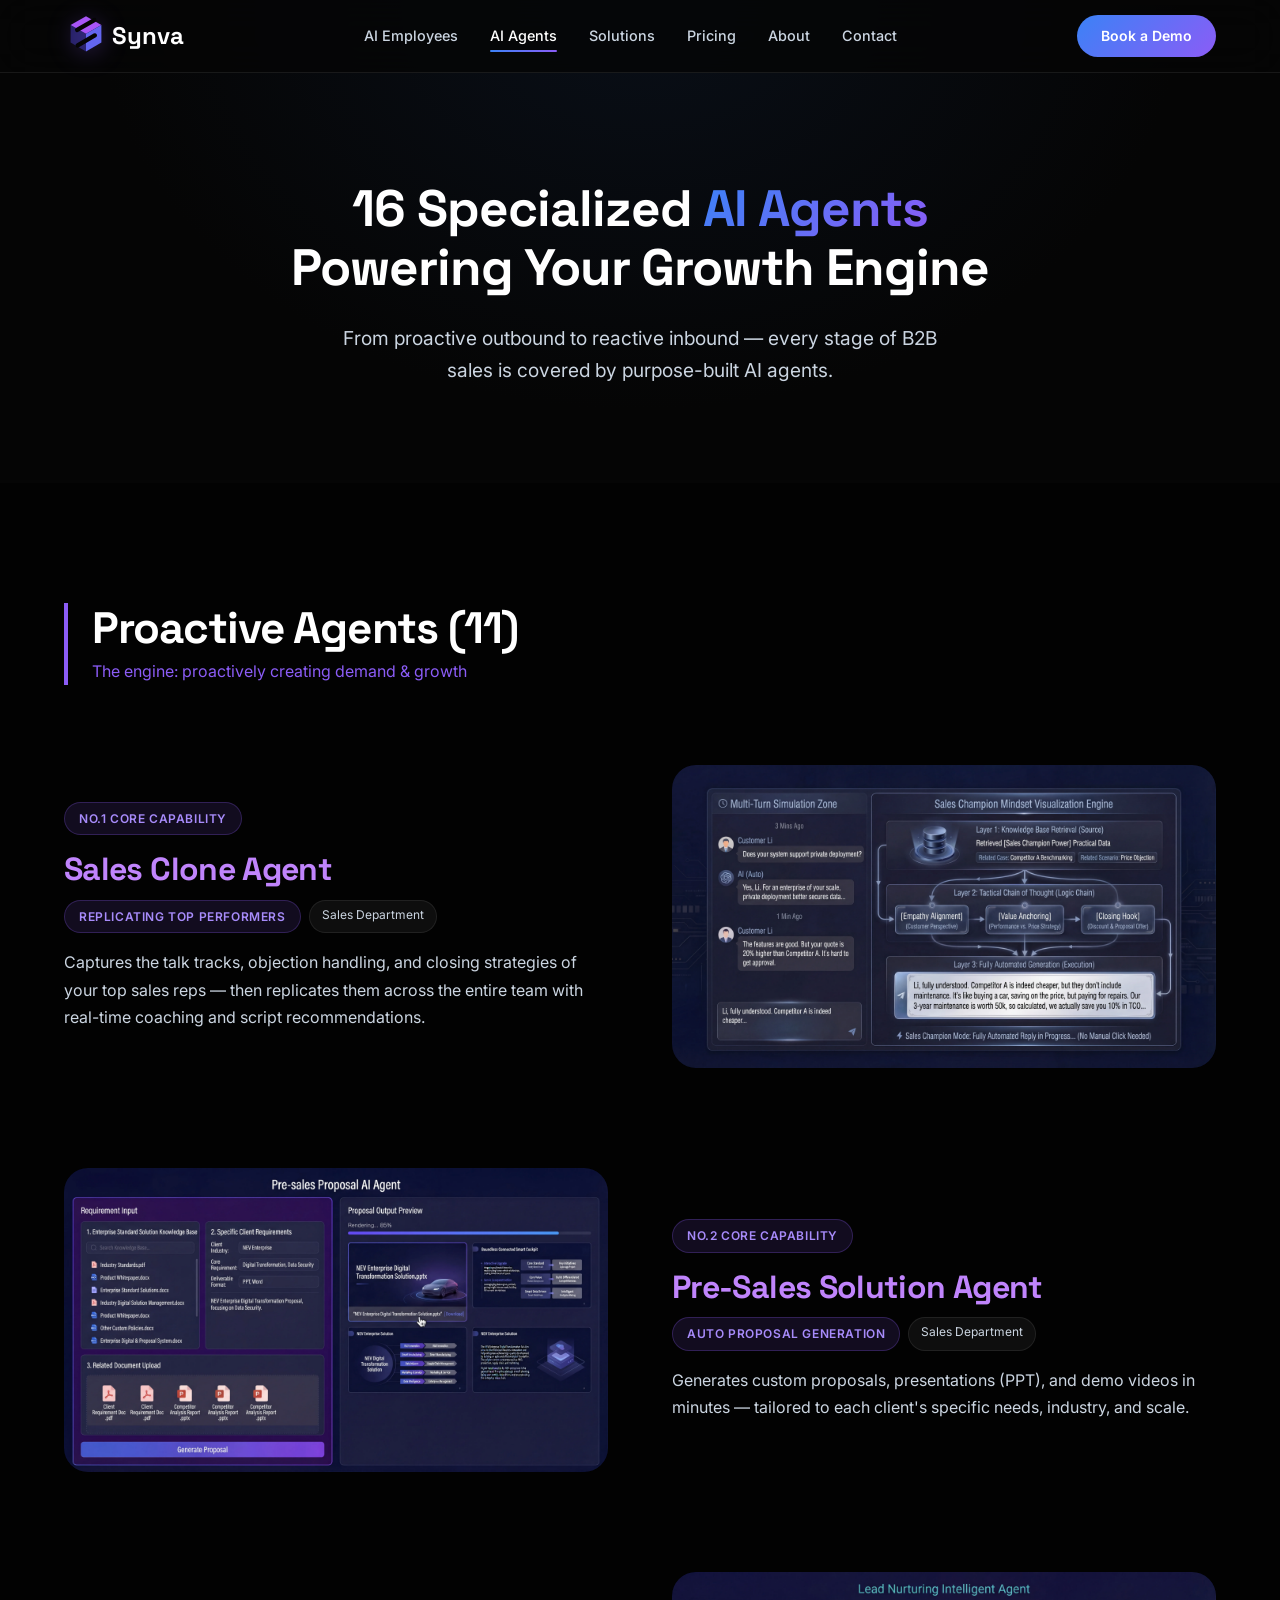
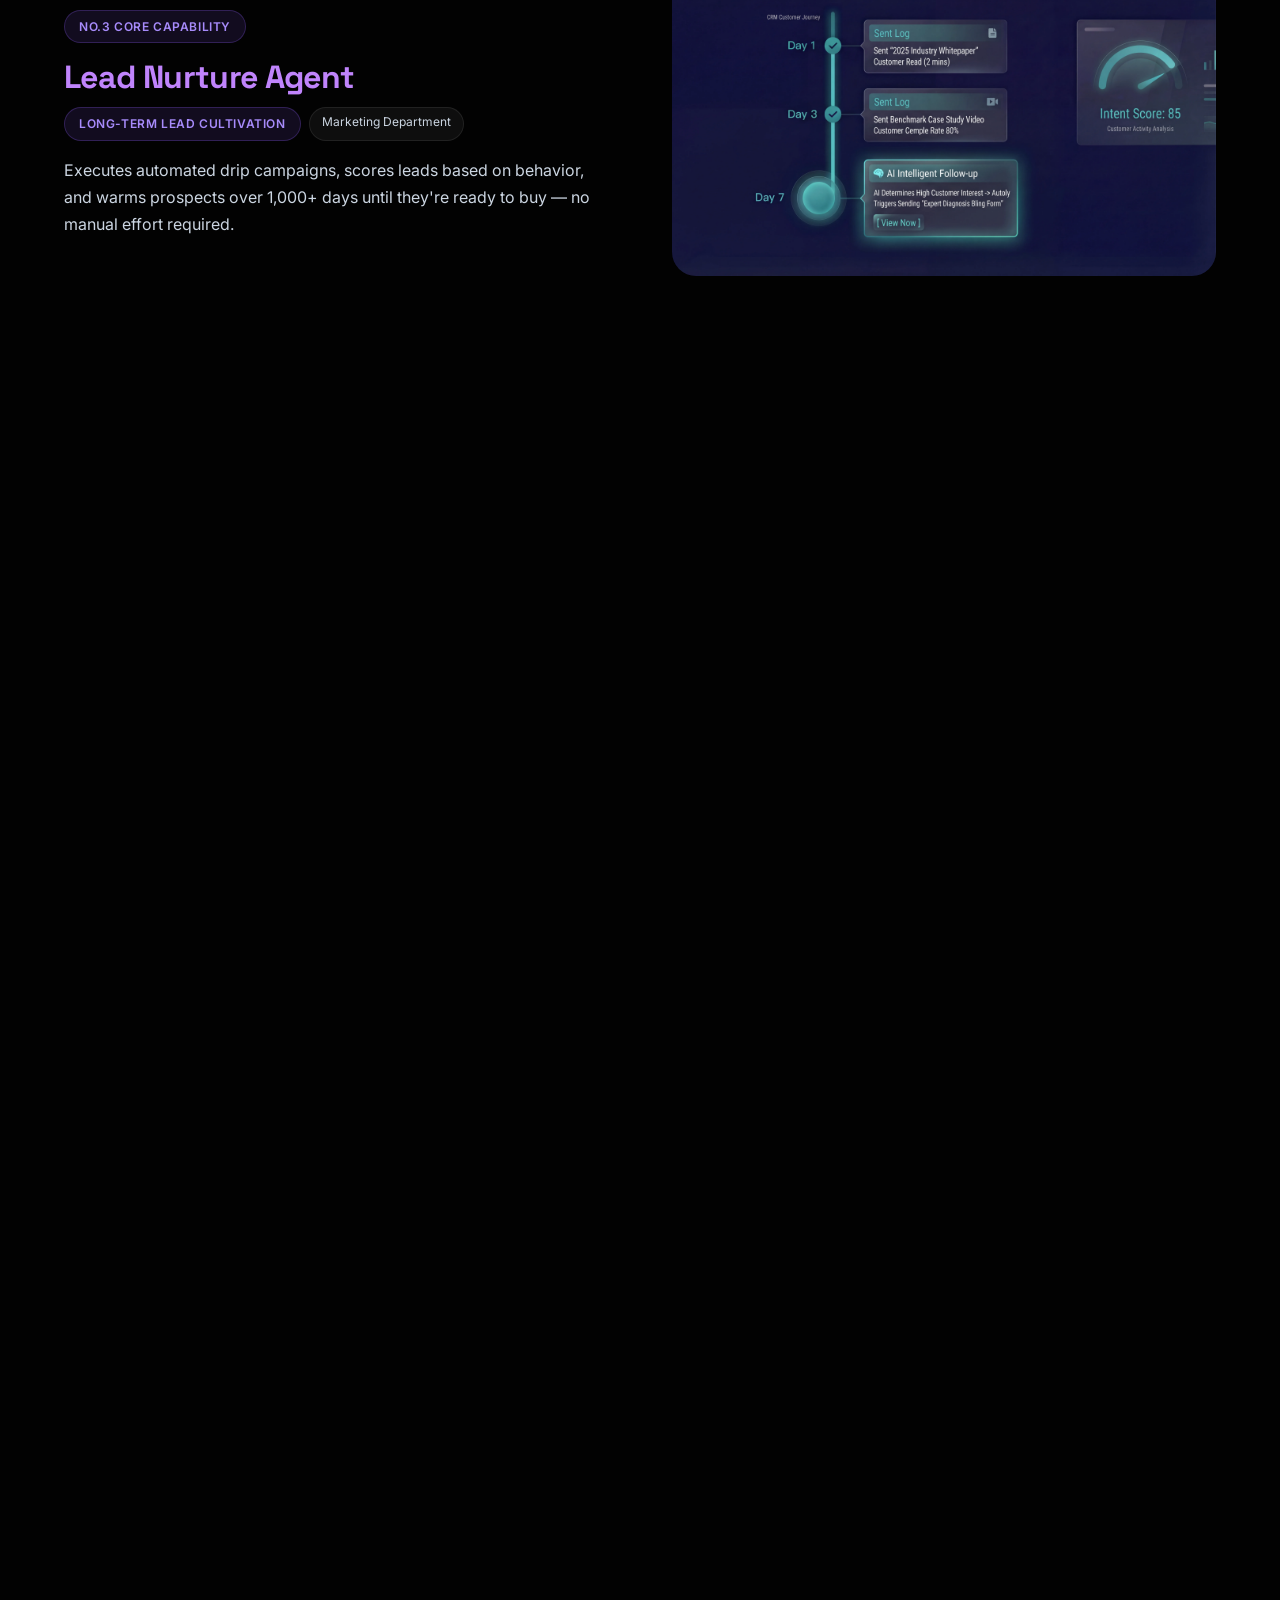
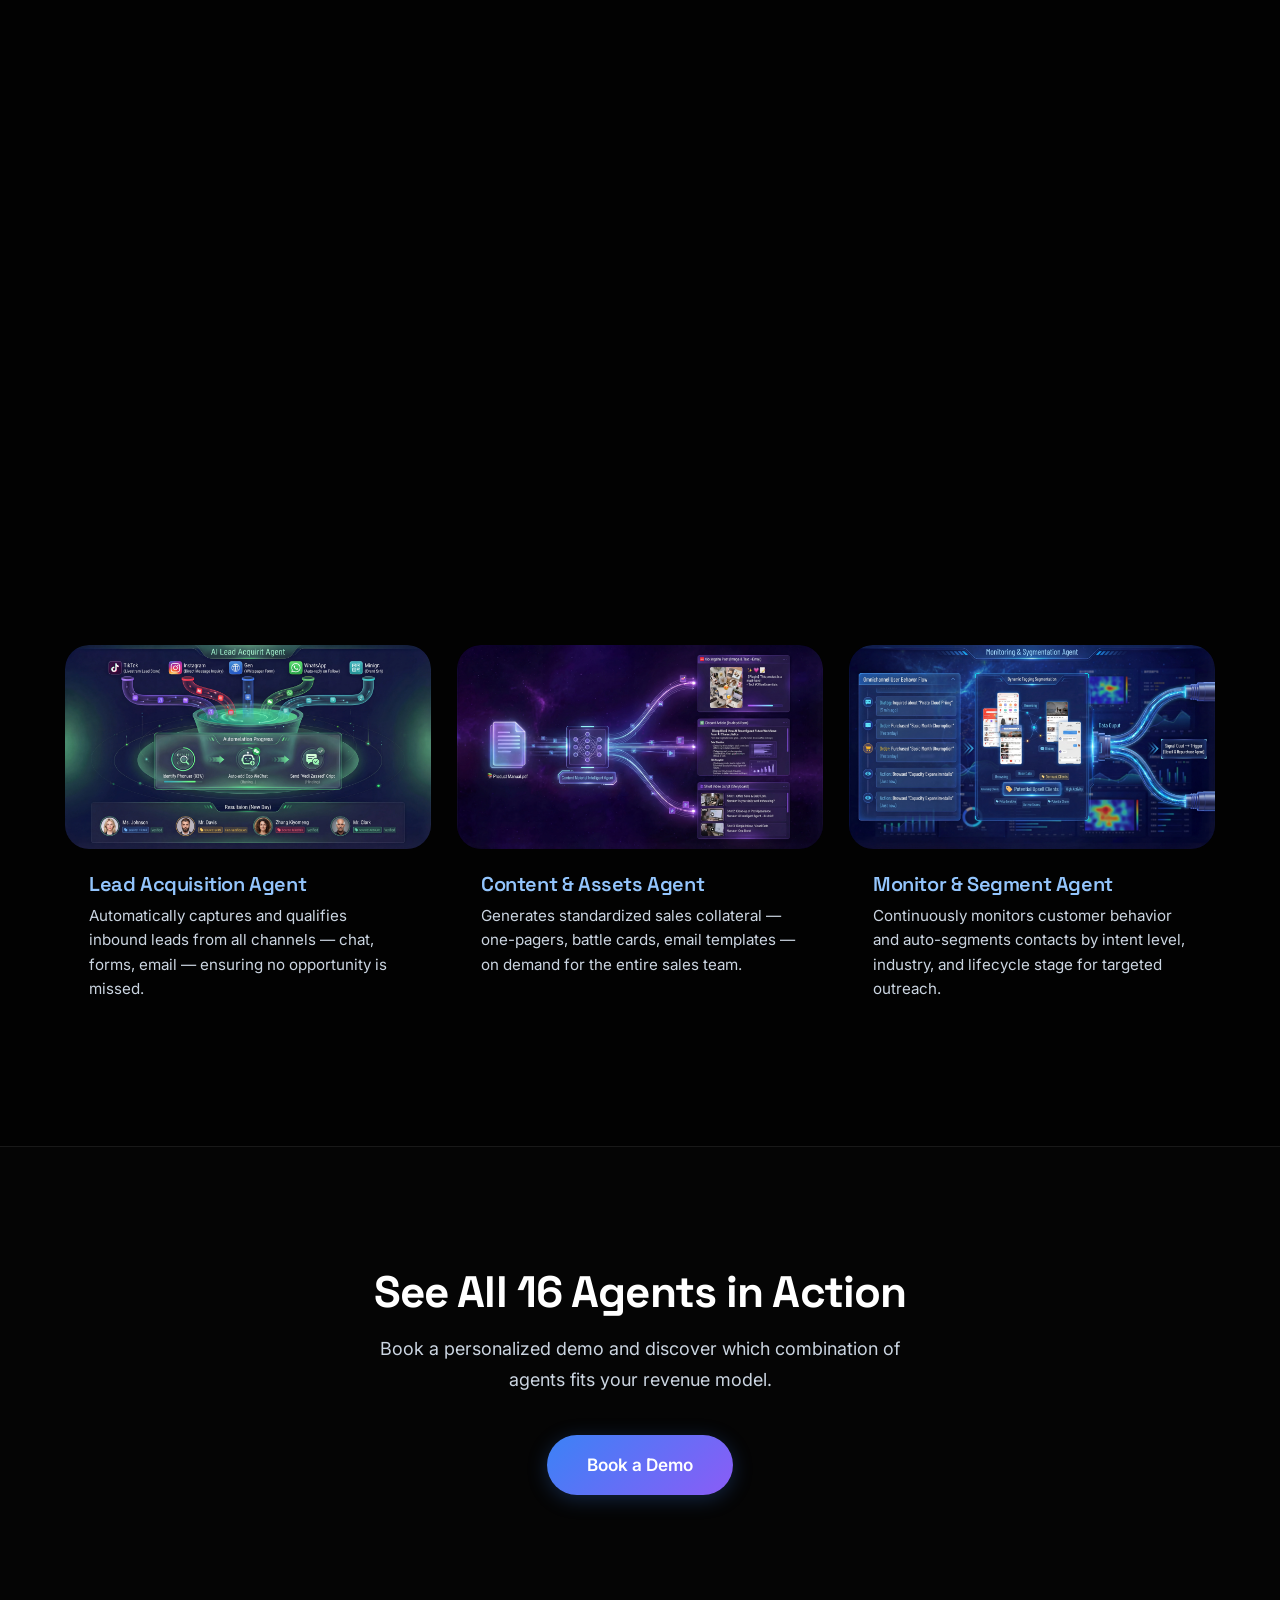
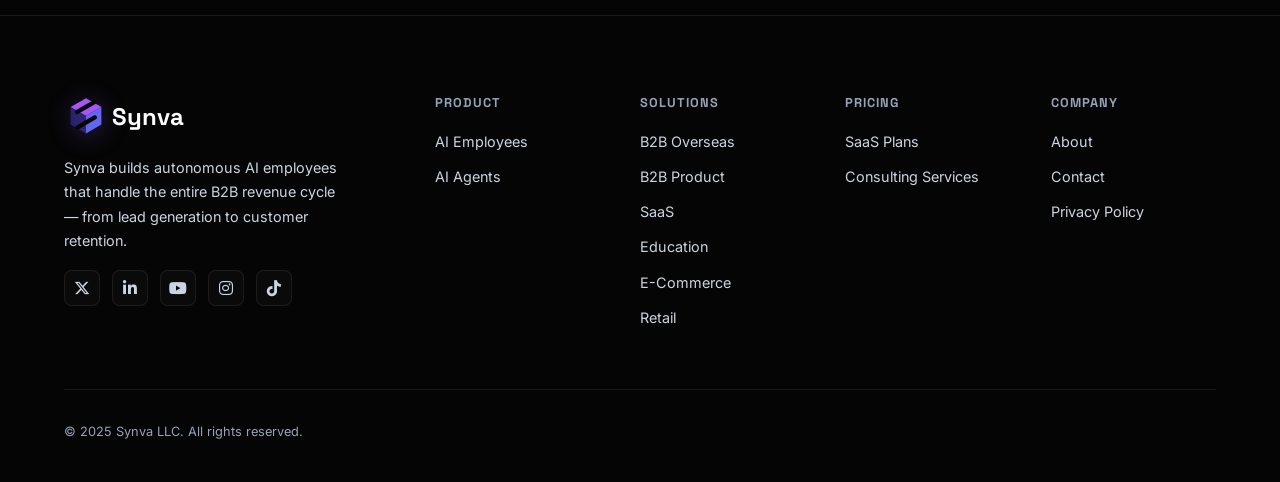
<file: agents.html>
<!DOCTYPE html>
<html lang="en">
<head>
  <meta charset="UTF-8">
  <meta name="viewport" content="width=device-width, initial-scale=1.0">
  <title>AI Agents — 16 Specialized Agents | Synva.ai</title>
  <meta name="description" content="Explore Synva's 16 specialized AI agents — 11 proactive agents that create demand and 5 reactive agents that provide instant service, covering the full B2B revenue cycle.">
  <link rel="icon" href="favicon.ico">
  <link rel="preconnect" href="https://fonts.googleapis.com">
  <link rel="preconnect" href="https://fonts.gstatic.com" crossorigin>
  <link rel="preload" as="style" href="https://fonts.googleapis.com/css2?family=Inter:wght@300;400;500;600;700;800;900&family=Space+Grotesk:wght@400;500;600;700&display=swap">
  <link rel="stylesheet" href="https://fonts.googleapis.com/css2?family=Inter:wght@300;400;500;600;700;800;900&family=Space+Grotesk:wght@400;500;600;700&display=swap">
  <link rel="stylesheet" href="css/style.css">
  <link rel="stylesheet" href="https://cdnjs.cloudflare.com/ajax/libs/font-awesome/6.5.1/css/all.min.css">
</head>
<body>

  <!-- ===== Header ===== -->
  <header class="header">
    <div class="header__inner">
      <a href="index.html" class="header__logo">
        <svg width="44" height="44" viewBox="0 0 40 40" fill="none" xmlns="http://www.w3.org/2000/svg" style="filter: drop-shadow(0 4px 12px rgba(139, 92, 246, 0.3));">
          <path d="M 20 2 L 34 10 L 20 18 L 6 10 Z" fill="#a855f7" />
          <path d="M 34 10 L 34 26 L 20 34 L 20 18 Z" fill="#6366f1" />
          <path d="M 6 10 L 20 18 L 20 34 L 6 26 Z" fill="rgba(79, 70, 229, 0.4)" />
          <path d="M 12 14.5 L 27.5 5.5" stroke="#050505" stroke-width="4" stroke-linecap="round"/>
          <path d="M 28 19.5 L 12.5 28.5" stroke="#050505" stroke-width="4" stroke-linecap="round"/>
        </svg>
        Synva
      </a>
      <nav class="header__nav">
        <a href="product.html">AI Employees</a>
        <a href="agents.html" class="active">AI Agents</a>
        <a href="solutions.html">Solutions</a>
        <a href="pricing.html">Pricing</a>
        <a href="about.html">About</a>
        <a href="contact.html">Contact</a>
      </nav>
      <a href="contact.html" class="header__cta header__cta-desktop">Book a Demo</a>
      <button class="header__mobile-btn" aria-label="Toggle Menu"><span></span><span></span><span></span></button>
    </div>
  </header>

  <!-- ===== Hero ===== -->
  <section class="hero" style="padding-bottom: 48px;">
    <div class="hero__bg"></div>
    <div class="container text-center">
      <h1 class="hero__title" style="font-size: clamp(2rem, 4vw, 3.8rem);">16 Specialized <span class="text-gradient">AI Agents</span><br>Powering Your Growth Engine</h1>
      <p class="hero__subtitle">From proactive outbound to reactive inbound — every stage of B2B sales is covered by purpose-built AI agents.</p>
    </div>
  </section>

  <!-- ===== Proactive Agents (Active, Group B) ===== -->
  <section class="section" style="background: #020202;">
    <div class="container">
      <!-- Section Header -->
      <div class="reveal" style="border-left: 4px solid var(--color-purple); padding-left: 24px; margin-bottom: 80px;">
        <h2 style="margin-bottom: 4px;">Proactive Agents (11)</h2>
        <p style="color: var(--color-purple); font-size: 1rem;">The engine: proactively creating demand & growth</p>
      </div>

      <!-- Featured Agent 1: Sales Clone -->
      <div class="split reveal" style="margin-bottom: 100px;" id="agent-sales-clone">
        <div class="split__content">
          <span class="badge badge--purple" style="margin-bottom: 16px;">NO.1 Core Capability</span>
          <h3 style="font-size: 2rem; margin-bottom: 12px; color: #c084fc;">Sales Clone Agent</h3>
          <div style="display: flex; flex-wrap: wrap; gap: 8px; margin-bottom: 16px;">
            <span class="badge badge--purple">Replicating Top Performers</span>
            <span style="background: rgba(255,255,255,0.05); color: var(--color-text-secondary); padding: 4px 12px; border-radius: 20px; font-size: 0.75rem; border: 1px solid var(--color-border);">Sales Department</span>
          </div>
          <p style="font-size: 1rem; line-height: 1.7;">Captures the talk tracks, objection handling, and closing strategies of your top sales reps — then replicates them across the entire team with real-time coaching and script recommendations.</p>
        </div>
        <div class="split__media">
          <img src="images/product/01 Sales Agent.webp" alt="Sales Clone Agent">
        </div>
      </div>

      <!-- Featured Agent 2: Pre-Sales Solution -->
      <div class="split split--reverse reveal" style="margin-bottom: 100px;" id="agent-solution">
        <div class="split__content">
          <span class="badge badge--purple" style="margin-bottom: 16px;">NO.2 Core Capability</span>
          <h3 style="font-size: 2rem; margin-bottom: 12px; color: #c084fc;">Pre-Sales Solution Agent</h3>
          <div style="display: flex; flex-wrap: wrap; gap: 8px; margin-bottom: 16px;">
            <span class="badge badge--purple">Auto Proposal Generation</span>
            <span style="background: rgba(255,255,255,0.05); color: var(--color-text-secondary); padding: 4px 12px; border-radius: 20px; font-size: 0.75rem; border: 1px solid var(--color-border);">Sales Department</span>
          </div>
          <p style="font-size: 1rem; line-height: 1.7;">Generates custom proposals, presentations (PPT), and demo videos in minutes — tailored to each client's specific needs, industry, and scale.</p>
        </div>
        <div class="split__media">
          <img src="images/product/02 Solution Agent.webp" alt="Pre-Sales Solution Agent">
        </div>
      </div>

      <!-- Featured Agent 3: Lead Nurture -->
      <div class="split reveal" style="margin-bottom: 100px;" id="agent-nurture">
        <div class="split__content">
          <span class="badge badge--purple" style="margin-bottom: 16px;">NO.3 Core Capability</span>
          <h3 style="font-size: 2rem; margin-bottom: 12px; color: #c084fc;">Lead Nurture Agent</h3>
          <div style="display: flex; flex-wrap: wrap; gap: 8px; margin-bottom: 16px;">
            <span class="badge badge--purple">Long-Term Lead Cultivation</span>
            <span style="background: rgba(255,255,255,0.05); color: var(--color-text-secondary); padding: 4px 12px; border-radius: 20px; font-size: 0.75rem; border: 1px solid var(--color-border);">Marketing Department</span>
          </div>
          <p style="font-size: 1rem; line-height: 1.7;">Executes automated drip campaigns, scores leads based on behavior, and warms prospects over 1,000+ days until they're ready to buy — no manual effort required.</p>
        </div>
        <div class="split__media">
          <img src="images/product/03 Lead Agent.webp" alt="Lead Nurture Agent">
        </div>
      </div>

      <!-- Featured Agent 4: Follow-Up -->
      <div class="split split--reverse reveal" style="margin-bottom: 100px;" id="agent-followup">
        <div class="split__content">
          <span class="badge badge--purple" style="margin-bottom: 16px;">NO.4 Core Capability</span>
          <h3 style="font-size: 2rem; margin-bottom: 12px; color: #c084fc;">Follow-Up & Conversion Agent</h3>
          <div style="display: flex; flex-wrap: wrap; gap: 8px; margin-bottom: 16px;">
            <span class="badge badge--purple">Persistent Deal Closing</span>
            <span style="background: rgba(255,255,255,0.05); color: var(--color-text-secondary); padding: 4px 12px; border-radius: 20px; font-size: 0.75rem; border: 1px solid var(--color-border);">Sales Department</span>
          </div>
          <p style="font-size: 1rem; line-height: 1.7;">Automates multi-channel follow-ups across email, chat, and social. Tracks engagement signals and applies the right pressure at the right moment to convert qualified leads.</p>
        </div>
        <div class="split__media">
          <img src="images/product/04 Follow-up Agent.webp" alt="Follow-Up Agent">
        </div>
      </div>

      <!-- Featured Agent 5: Social Post (Moments) -->
      <div class="split reveal" style="margin-bottom: 80px;" id="agent-moments">
        <div class="split__content">
          <span class="badge badge--purple" style="margin-bottom: 16px;">NO.5 Core Capability</span>
          <h3 style="font-size: 2rem; margin-bottom: 12px; color: #c084fc;">Social Post Agent</h3>
          <div style="display: flex; flex-wrap: wrap; gap: 8px; margin-bottom: 16px;">
            <span class="badge badge--purple">Social Selling Automation</span>
            <span style="background: rgba(255,255,255,0.05); color: var(--color-text-secondary); padding: 4px 12px; border-radius: 20px; font-size: 0.75rem; border: 1px solid var(--color-border);">Marketing Department</span>
          </div>
          <p style="font-size: 1rem; line-height: 1.7;">Automatically crafts and publishes engaging social media posts, thought leadership content, and product stories — keeping your brand visible and building trust with prospects.</p>
        </div>
        <div class="split__media">
          <img src="images/product/05 Moment Agent.webp" alt="Social Post Agent">
        </div>
      </div>

      <!-- Grid: Remaining Active Agents -->
      <div class="grid grid--2 reveal" style="margin-bottom: 40px;">
        <!-- Traffic Ops -->
        <div class="card" id="agent-traffic">
          <div class="card__image-wrapper"><img class="card__image" src="images/product/06 Ops Agent.webp" alt="Traffic Operations Agent"></div>
          <div class="card__body">
            <h4 class="card__title" style="color: #22d3ee;">Traffic Operations Agent</h4>
            <p class="card__desc">Manages multi-channel traffic acquisition — optimizing ad spend, A/B testing creatives, and routing traffic to the right funnels for maximum conversion.</p>
          </div>
        </div>
        <!-- Re-Engagement -->
        <div class="card" id="agent-activation">
          <div class="card__image-wrapper"><img class="card__image" src="images/product/07 Activation Agent.webp" alt="Re-Engagement Agent"></div>
          <div class="card__body">
            <h4 class="card__title" style="color: #f472b6;">Re-Engagement Agent</h4>
            <p class="card__desc">Identifies and reactivates dormant leads and inactive customers through personalized outreach sequences and re-engagement campaigns.</p>
          </div>
        </div>
        <!-- Content Seeding -->
        <div class="card" id="agent-seeding">
          <div class="card__image-wrapper"><img class="card__image" src="images/product/08 Content Agent.webp" alt="Content Seeding Agent"></div>
          <div class="card__body">
            <h4 class="card__title" style="color: #fb923c;">Content Seeding Agent</h4>
            <p class="card__desc">Creates and distributes educational content, case studies, and product stories across channels to build awareness and warm up cold audiences.</p>
          </div>
        </div>
        <!-- Delivery -->
        <div class="card" id="agent-delivery">
          <div class="card__image-wrapper"><img class="card__image" src="images/product/09 Delivery Agent.webp" alt="Delivery Agent"></div>
          <div class="card__body">
            <h4 class="card__title" style="color: #facc15;">Delivery Agent</h4>
            <p class="card__desc">Automates post-sale product/service delivery SOPs — onboarding, documentation handoff, and first-value creation for new customers.</p>
          </div>
        </div>
        <!-- Upsell & Renew -->
        <div class="card" id="agent-upsell">
          <div class="card__image-wrapper"><img class="card__image" src="images/product/10 Upsell Agent.webp" alt="Upsell & Renewal Agent"></div>
          <div class="card__body">
            <h4 class="card__title" style="color: #34d399;">Upsell & Renewal Agent</h4>
            <p class="card__desc">Monitors usage patterns, identifies expansion opportunities, and proactively initiates upgrade conversations and renewal reminders.</p>
          </div>
        </div>
        <!-- Referral -->
        <div class="card" id="agent-referral">
          <div class="card__image-wrapper"><img class="card__image" src="images/product/11 Referral Agent.webp" alt="Referral Agent"></div>
          <div class="card__body">
            <h4 class="card__title" style="color: #818cf8;">Referral Agent</h4>
            <p class="card__desc">Automates referral program management — requesting referrals at peak satisfaction moments and rewarding advocates with personalized incentives.</p>
          </div>
        </div>
      </div>
    </div>
  </section>

  <!-- ===== Reactive Agents (Passive, Group A) ===== -->
  <section class="section section--border-top" style="background: #020202;">
    <div class="container">
      <!-- Section Header -->
      <div class="reveal" style="border-left: 4px solid var(--color-blue); padding-left: 24px; margin-bottom: 80px;">
        <h2 style="margin-bottom: 4px;">Reactive Agents (5)</h2>
        <p style="color: var(--color-blue); font-size: 1rem;">The foundation: always on guard, instant response</p>
      </div>

      <!-- Featured Agent: Smart Customer Service -->
      <div class="split reveal" style="margin-bottom: 100px;" id="agent-cs">
        <div class="split__content">
          <span class="badge badge--blue" style="margin-bottom: 16px;">Core Service Agent</span>
          <h3 style="font-size: 2rem; margin-bottom: 12px; color: #60a5fa;">Smart Customer Service Agent</h3>
          <div style="display: flex; flex-wrap: wrap; gap: 8px; margin-bottom: 16px;">
            <span class="badge badge--blue">24/7 Intelligent Support</span>
            <span style="background: rgba(255,255,255,0.05); color: var(--color-text-secondary); padding: 4px 12px; border-radius: 20px; font-size: 0.75rem; border: 1px solid var(--color-border);">Customer Success</span>
          </div>
          <p style="font-size: 1rem; line-height: 1.7;">Handles unlimited concurrent inquiries with sub-second response times. Resolves common issues instantly, captures lead info, and seamlessly escalates complex cases to human agents.</p>
        </div>
        <div class="split__media">
          <img src="images/product/12 Advisor Agent.webp" alt="Smart Customer Service Agent">
        </div>
      </div>

      <!-- Featured Agent: Contract & Quote -->
      <div class="split split--reverse reveal" style="margin-bottom: 80px;" id="agent-contract">
        <div class="split__content">
          <span class="badge badge--blue" style="margin-bottom: 16px;">Deal Acceleration</span>
          <h3 style="font-size: 2rem; margin-bottom: 12px; color: #60a5fa;">Contract & Quote Agent</h3>
          <div style="display: flex; flex-wrap: wrap; gap: 8px; margin-bottom: 16px;">
            <span class="badge badge--blue">Automated Quoting</span>
            <span style="background: rgba(255,255,255,0.05); color: var(--color-text-secondary); padding: 4px 12px; border-radius: 20px; font-size: 0.75rem; border: 1px solid var(--color-border);">Sales Department</span>
          </div>
          <p style="font-size: 1rem; line-height: 1.7;">Instantly generates professional quotes, contracts, and pricing proposals based on customer requirements, discount rules, and approval workflows.</p>
        </div>
        <div class="split__media">
          <img src="images/product/13 Contract Agent.webp" alt="Contract & Quote Agent">
        </div>
      </div>

      <!-- Grid: Remaining Passive Agents -->
      <div class="grid grid--3 reveal">
        <!-- Lead Acquisition -->
        <div class="card" id="agent-acquisition">
          <div class="card__image-wrapper"><img class="card__image" src="images/product/14 Acquirit Agent.webp" alt="Lead Acquisition Agent"></div>
          <div class="card__body">
            <h4 class="card__title" style="color: #93c5fd;">Lead Acquisition Agent</h4>
            <p class="card__desc">Automatically captures and qualifies inbound leads from all channels — chat, forms, email — ensuring no opportunity is missed.</p>
          </div>
        </div>
        <!-- Content & Assets -->
        <div class="card" id="agent-content">
          <div class="card__image-wrapper"><img class="card__image" src="images/product/15 Content Agent.webp" alt="Content & Assets Agent"></div>
          <div class="card__body">
            <h4 class="card__title" style="color: #93c5fd;">Content & Assets Agent</h4>
            <p class="card__desc">Generates standardized sales collateral — one-pagers, battle cards, email templates — on demand for the entire sales team.</p>
          </div>
        </div>
        <!-- Monitor & Segment -->
        <div class="card" id="agent-monitor">
          <div class="card__image-wrapper"><img class="card__image" src="images/product/16 Monitor Agent.webp" alt="Monitor & Segment Agent"></div>
          <div class="card__body">
            <h4 class="card__title" style="color: #93c5fd;">Monitor & Segment Agent</h4>
            <p class="card__desc">Continuously monitors customer behavior and auto-segments contacts by intent level, industry, and lifecycle stage for targeted outreach.</p>
          </div>
        </div>
      </div>
    </div>
  </section>

  <!-- ===== CTA ===== -->
  <section class="section section--border-top text-center" style="background: #050505;">
    <div class="container reveal">
      <h2 style="margin-bottom: 16px;">See All 16 Agents in Action</h2>
      <p style="margin-bottom: 40px; max-width: 520px; margin-left: auto; margin-right: auto;">Book a personalized demo and discover which combination of agents fits your revenue model.</p>
      <a href="contact.html" class="btn btn--primary btn--lg">Book a Demo</a>
    </div>
  </section>

  <footer class="footer">
    <div class="container">
      <div class="footer__grid">
        <div class="footer__brand">
          <a href="index.html" class="header__logo" style="margin-bottom: 8px;">
        <svg width="44" height="44" viewBox="0 0 40 40" fill="none" xmlns="http://www.w3.org/2000/svg" style="filter: drop-shadow(0 4px 12px rgba(139, 92, 246, 0.3));">
          <path d="M 20 2 L 34 10 L 20 18 L 6 10 Z" fill="#a855f7" />
          <path d="M 34 10 L 34 26 L 20 34 L 20 18 Z" fill="#6366f1" />
          <path d="M 6 10 L 20 18 L 20 34 L 6 26 Z" fill="rgba(79, 70, 229, 0.4)" />
          <path d="M 12 14.5 L 27.5 5.5" stroke="#050505" stroke-width="4" stroke-linecap="round"/>
          <path d="M 28 19.5 L 12.5 28.5" stroke="#050505" stroke-width="4" stroke-linecap="round"/>
        </svg>
        Synva
      </a>
          <p>Synva builds autonomous AI employees that handle the entire B2B revenue cycle — from lead generation to customer retention.</p>
          <div style="display: flex; gap: 12px; margin-top: 16px;">
            <a href="#" target="_blank" aria-label="X" style="width: 36px; height: 36px; border-radius: 8px; background: var(--color-bg-alt); border: 1px solid var(--color-border); display: flex; align-items: center; justify-content: center; color: var(--color-text-secondary); transition: var(--transition-base);"><i class="fab fa-x-twitter"></i></a>
            <a href="#" target="_blank" aria-label="LinkedIn" style="width: 36px; height: 36px; border-radius: 8px; background: var(--color-bg-alt); border: 1px solid var(--color-border); display: flex; align-items: center; justify-content: center; color: var(--color-text-secondary); transition: var(--transition-base);"><i class="fab fa-linkedin-in"></i></a>
            <a href="#" target="_blank" aria-label="YouTube" style="width: 36px; height: 36px; border-radius: 8px; background: var(--color-bg-alt); border: 1px solid var(--color-border); display: flex; align-items: center; justify-content: center; color: var(--color-text-secondary); transition: var(--transition-base);"><i class="fab fa-youtube"></i></a>
            <a href="#" target="_blank" aria-label="Instagram" style="width: 36px; height: 36px; border-radius: 8px; background: var(--color-bg-alt); border: 1px solid var(--color-border); display: flex; align-items: center; justify-content: center; color: var(--color-text-secondary); transition: var(--transition-base);"><i class="fab fa-instagram"></i></a>
            <a href="#" target="_blank" aria-label="TikTok" style="width: 36px; height: 36px; border-radius: 8px; background: var(--color-bg-alt); border: 1px solid var(--color-border); display: flex; align-items: center; justify-content: center; color: var(--color-text-secondary); transition: var(--transition-base);"><i class="fab fa-tiktok"></i></a>
          </div>
        </div>
        <div><h4 class="footer__heading">Product</h4><div class="footer__links"><a href="product.html">AI Employees</a><a href="agents.html">AI Agents</a></div></div>
        <div><h4 class="footer__heading">Solutions</h4><div class="footer__links"><a href="solutions.html#b2b-overseas">B2B Overseas</a><a href="solutions.html#b2b-industrial">B2B Product</a><a href="solutions.html#saas">SaaS</a><a href="solutions.html#education">Education</a><a href="solutions.html#ecommerce">E-Commerce</a><a href="solutions.html#retail">Retail</a></div></div>
        <div><h4 class="footer__heading">Pricing</h4><div class="footer__links"><a href="pricing.html">SaaS Plans</a><a href="pricing.html">Consulting Services</a></div></div>
        <div><h4 class="footer__heading">Company</h4><div class="footer__links"><a href="about.html">About</a><a href="contact.html">Contact</a><a href="privacy.html">Privacy Policy</a></div></div>
      </div>
      <div class="footer__bottom">
        <span>&copy; 2025 Synva LLC. All rights reserved.</span>
      </div>
    </div>
  </footer>

  <script src="js/main.js"></script>
</body>
</html>
</file>
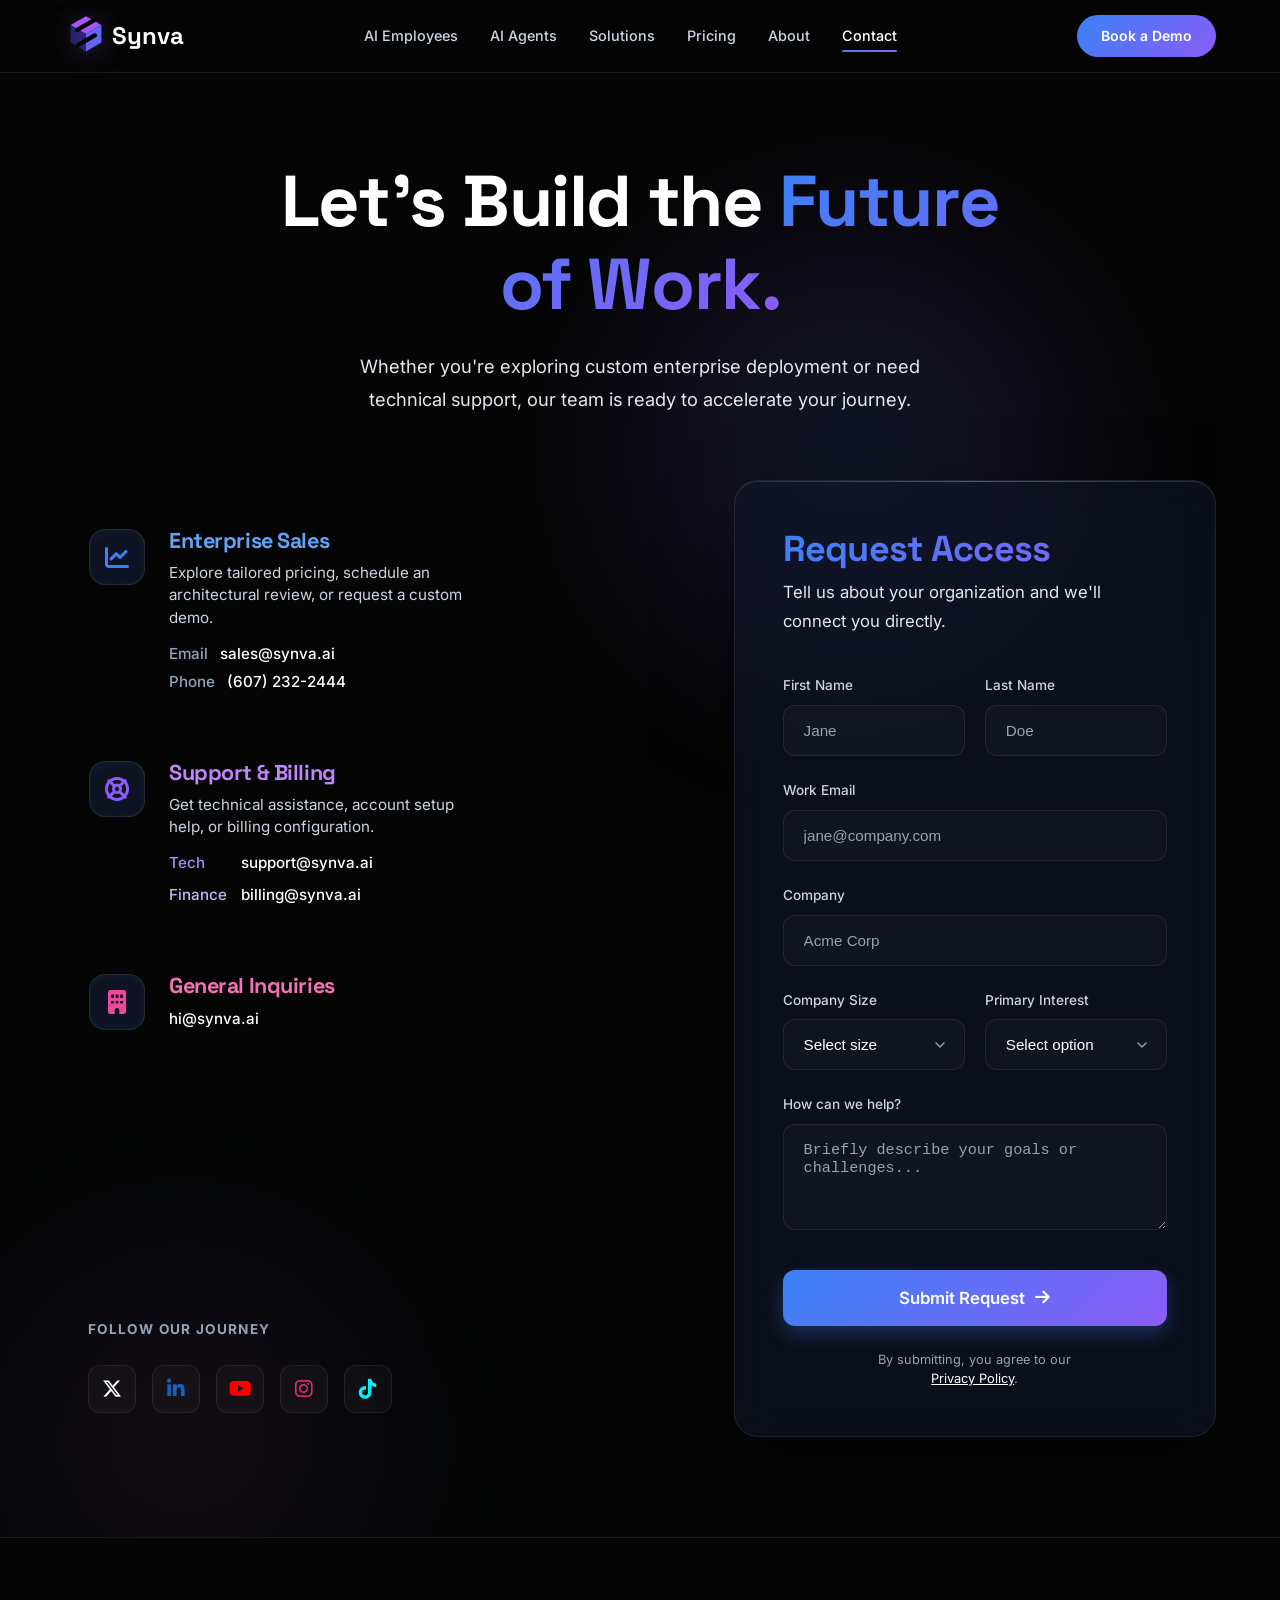
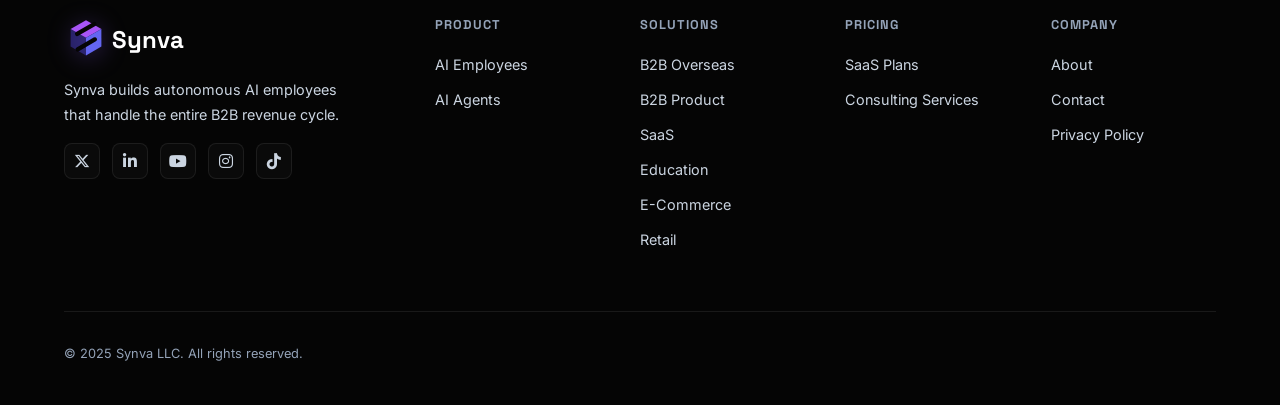
<file: contact.html>
<!DOCTYPE html>
<html lang="en">
<head>
  <meta charset="UTF-8">
  <meta name="viewport" content="width=device-width, initial-scale=1.0">
  <title>Contact — Get in Touch | Synva.ai</title>
  <meta name="description" content="Get in touch with Synva. Book a demo, request a custom proposal, or connect with our team.">
  <link rel="icon" href="favicon.ico">
  <link rel="preconnect" href="https://fonts.googleapis.com">
  <link rel="preconnect" href="https://fonts.gstatic.com" crossorigin>
  <link rel="preload" as="style" href="https://fonts.googleapis.com/css2?family=Inter:wght@300;400;500;600;700;800;900&family=Space+Grotesk:wght@400;500;600;700&display=swap">
  <link rel="stylesheet" href="https://fonts.googleapis.com/css2?family=Inter:wght@300;400;500;600;700;800;900&family=Space+Grotesk:wght@400;500;600;700&display=swap">
  <link rel="stylesheet" href="css/style.css">
  <link rel="stylesheet" href="https://cdnjs.cloudflare.com/ajax/libs/font-awesome/6.5.1/css/all.min.css">
  <style>
    .contact-layout { padding-top: 160px; padding-bottom: 100px; position: relative; overflow: hidden; }
    /* Premium AI Glow Background */
    .contact-glow { position: absolute; top: 10%; right: 10%; width: 600px; height: 600px; background: radial-gradient(circle, rgba(59,130,246,0.15) 0%, rgba(139,92,246,0.1) 40%, transparent 70%); filter: blur(60px); z-index: -1; pointer-events: none; }
    .contact-glow-2 { position: absolute; bottom: -10%; left: -5%; width: 500px; height: 500px; background: radial-gradient(circle, rgba(236,72,153,0.1) 0%, rgba(59,130,246,0.05) 50%, transparent 70%); filter: blur(80px); z-index: -1; pointer-events: none; }
    
    .contact-grid { display: grid; grid-template-columns: 1.1fr 0.9fr; gap: 80px; align-items: stretch; position: relative; z-index: 1; }
    
    /* Super Premium Form Glassmorphism */
    .premium-form-card { background: rgba(15, 23, 42, 0.6); backdrop-filter: blur(20px); -webkit-backdrop-filter: blur(20px); border: 1px solid rgba(255,255,255,0.08); border-radius: 24px; padding: 48px; box-shadow: 0 24px 80px rgba(0,0,0,0.4), inset 0 1px 0 rgba(255,255,255,0.1); position: relative; overflow: hidden; display: flex; flex-direction: column; justify-content: center; height: 100%; box-sizing: border-box; }
    .premium-form-card::before { content: ''; position: absolute; top: 0; left: 0; right: 0; height: 1px; background: linear-gradient(90deg, transparent, rgba(59,130,246,0.5), transparent); }
    
    /* Input Styling for AI SaaS */
    .premium-input { width: 100%; background: rgba(255,255,255,0.03); border: 1px solid rgba(255,255,255,0.08); border-radius: 12px; padding: 16px 20px; color: white; font-size: 0.95rem; transition: all 0.3s ease; outline: none; box-shadow: inset 0 2px 4px rgba(0,0,0,0.1); box-sizing: border-box; }
    .premium-input:hover { border-color: rgba(255,255,255,0.15); background: rgba(255,255,255,0.05); }
    .premium-input:focus { border-color: var(--color-blue); background: rgba(15,23,42,0.8); box-shadow: 0 0 0 3px rgba(59,130,246,0.2), inset 0 2px 4px rgba(0,0,0,0.1); }
    .premium-input::placeholder { color: var(--color-text-muted); }
    select.premium-input { cursor: pointer; appearance: none; background-image: url("data:image/svg+xml,%3Csvg xmlns='http://www.w3.org/2000/svg' width='16' height='16' viewBox='0 0 24 24' fill='none' stroke='%2394a3b8' stroke-width='2' stroke-linecap='round' stroke-linejoin='round'%3E%3Cpolyline points='6 9 12 15 18 9'%3E%3C/polyline%3E%3C/svg%3E"); background-repeat: no-repeat; background-position: right 16px center; padding-right: 48px; }
    select.premium-input option { background: #0f172a; color: white; }
    
    .form-group-p { margin-bottom: 24px; }
    .form-label { display: block; font-size: 0.85rem; font-weight: 500; color: var(--color-text-secondary); margin-bottom: 8px; }
    
    /* Submit Button */
    .btn-premium { width: 100%; background: linear-gradient(135deg, #3b82f6, #8b5cf6); color: white; border: none; border-radius: 12px; padding: 18px; font-weight: 600; font-size: 1.05rem; cursor: pointer; transition: all 0.3s ease; position: relative; overflow: hidden; display: flex; align-items: center; justify-content: center; gap: 10px; box-shadow: 0 8px 20px rgba(59,130,246,0.3); }
    .btn-premium:hover { transform: translateY(-2px); box-shadow: 0 12px 28px rgba(59,130,246,0.4); }
    .btn-premium::after { content: ''; position: absolute; top: -50%; left: -50%; width: 200%; height: 200%; background: radial-gradient(circle, rgba(255,255,255,0.2) 0%, transparent 60%); opacity: 0; transition: opacity 0.3s; transform: scale(0.5); pointer-events: none; }
    .btn-premium:hover::after { opacity: 1; transform: scale(1); }

    /* Left Info Column */
    .hero-title-premium { font-size: clamp(3rem, 6vw, 4.5rem); font-weight: 700; line-height: 1.1; letter-spacing: -0.02em; margin-bottom: 24px; color: white; }
    .hero-subtitle-premium { font-size: 1.25rem; color: var(--color-text-secondary); line-height: 1.6; max-width: 540px; margin-bottom: 48px; }
    
    .info-item { display: flex; align-items: flex-start; gap: 24px; padding: 24px; border-radius: 16px; transition: background 0.3s ease; border: 1px solid transparent; }
    .info-item:hover { background: rgba(255,255,255,0.02); border-color: rgba(255,255,255,0.05); }
    .info-icon { width: 56px; height: 56px; border-radius: 16px; background: rgba(15,23,42,0.8); border: 1px solid rgba(255,255,255,0.1); display: flex; align-items: center; justify-content: center; font-size: 1.5rem; color: var(--color-blue); flex-shrink: 0; box-shadow: inset 0 2px 10px rgba(255,255,255,0.05); }
    
    .social-premium-row { display: flex; gap: 16px; margin-top: 24px; }
    .social-premium-btn { width: 48px; height: 48px; border-radius: 12px; background: rgba(255,255,255,0.03); border: 1px solid rgba(255,255,255,0.08); display: flex; align-items: center; justify-content: center; font-size: 1.25rem; transition: all 0.3s ease; color: var(--color-text-secondary); }
    .social-premium-btn:hover { transform: translateY(-3px); background: rgba(255,255,255,0.08); border-color: rgba(255,255,255,0.2); color: white; box-shadow: 0 10px 20px rgba(0,0,0,0.2); }
    
    @media (max-width: 992px) {
      .contact-grid { grid-template-columns: 1fr; gap: 64px; }
      .hero-title-premium { font-size: 3rem; }
      .premium-form-card { padding: 32px 24px; height: auto; }
    }
  </style>
</head>
<body>

  <!-- ===== Header ===== -->
  <header class="header">
    <div class="header__inner">
      <a href="index.html" class="header__logo">
        <svg width="44" height="44" viewBox="0 0 40 40" fill="none" xmlns="http://www.w3.org/2000/svg" style="filter: drop-shadow(0 4px 12px rgba(139, 92, 246, 0.3));">
          <path d="M 20 2 L 34 10 L 20 18 L 6 10 Z" fill="#a855f7" />
          <path d="M 34 10 L 34 26 L 20 34 L 20 18 Z" fill="#6366f1" />
          <path d="M 6 10 L 20 18 L 20 34 L 6 26 Z" fill="rgba(79, 70, 229, 0.4)" />
          <path d="M 12 14.5 L 27.5 5.5" stroke="#050505" stroke-width="4" stroke-linecap="round"/>
          <path d="M 28 19.5 L 12.5 28.5" stroke="#050505" stroke-width="4" stroke-linecap="round"/>
        </svg>
        Synva
      </a>
      <nav class="header__nav">
        <a href="product.html">AI Employees</a>
        <a href="agents.html">AI Agents</a>
        <a href="solutions.html">Solutions</a>
        <a href="pricing.html">Pricing</a>
        <a href="about.html">About</a>
        <a href="contact.html" class="active">Contact</a>
      </nav>
      <a href="contact.html" class="header__cta header__cta-desktop">Book a Demo</a>
      <button class="header__mobile-btn" aria-label="Toggle Menu"><span></span><span></span><span></span></button>
    </div>
  </header>

  <!-- ===== Premium Layout ===== -->
  <section class="contact-layout">
    <div class="contact-glow"></div>
    <div class="contact-glow-2"></div>
    <div class="container">
      <!-- Centered Hero Typography -->
      <div style="text-align: center; max-width: 800px; margin: 0 auto 64px auto;">
        <h1 class="hero__title" style="margin-bottom: 24px;">Let's Build the <span class="text-gradient">Future of Work.</span></h1>
        <p class="hero__subtitle" style="color: #e2e8f0; margin-left: auto; margin-right: auto; font-size: 1.15rem; line-height: 1.8;">Whether you're exploring custom enterprise deployment or need technical support, our team is ready to accelerate your journey.</p>
      </div>

      <div class="contact-grid">
        
        <!-- Left: Branding & Info (FLEX COLUMN FOR EQUAL HEIGHT) -->
        <div style="padding-top: 24px; padding-bottom: 24px; display: flex; flex-direction: column; justify-content: space-between; height: 100%; box-sizing: border-box;">
          
          <div>
            <div style="display: flex; flex-direction: column; gap: 16px;">
              <!-- Sales -->
              <div class="info-item">
                <div class="info-icon" style="color: #3b82f6;"><i class="fas fa-chart-line"></i></div>
                <div>
                  <h4 style="font-size: 1.35rem; font-weight: 700; color: #60a5fa; margin-bottom: 8px;">Enterprise Sales</h4>
                  <p style="font-size: 0.95rem; color: var(--color-text-secondary); margin-bottom: 12px; line-height: 1.5; max-width: 320px;">Explore tailored pricing, schedule an architectural review, or request a custom demo.</p>
                  <div style="display: flex; flex-direction: column; gap: 4px;">
                    <a href="mailto:sales@synva.ai" style="color: var(--color-text); font-weight: 500; font-size: 0.95rem; transition: color 0.2s;"><span style="color: var(--color-text-muted); margin-right: 8px;">Email</span> sales@synva.ai</a>
                    <a href="tel:+16072322444" style="color: var(--color-text); font-weight: 500; font-size: 0.95rem; transition: color 0.2s;"><span style="color: var(--color-text-muted); margin-right: 8px;">Phone</span> (607) 232-2444</a>
                  </div>
                </div>
              </div>
              
              <!-- Support -->
              <div class="info-item">
                <div class="info-icon" style="color: #8b5cf6;"><i class="fas fa-life-ring"></i></div>
                <div>
                  <h4 style="font-size: 1.35rem; font-weight: 700; color: #c084fc; margin-bottom: 8px;">Support & Billing</h4>
                  <p style="font-size: 0.95rem; color: var(--color-text-secondary); margin-bottom: 12px; line-height: 1.5; max-width: 320px;">Get technical assistance, account setup help, or billing configuration.</p>
                  <div style="display: flex; flex-direction: column; gap: 8px;">
                    <a href="mailto:support@synva.ai" style="color: var(--color-text); font-weight: 500; font-size: 0.95rem; display: flex; align-items: center;"><span style="color: #a78bfa; margin-right: 12px; width: 60px;">Tech</span> support@synva.ai</a>
                    <a href="mailto:billing@synva.ai" style="color: var(--color-text); font-weight: 500; font-size: 0.95rem; display: flex; align-items: center;"><span style="color: #c4b5fd; margin-right: 12px; width: 60px;">Finance</span> billing@synva.ai</a>
                  </div>
                </div>
              </div>
              
              <!-- General -->
              <div class="info-item">
                <div class="info-icon" style="color: #ec4899;"><i class="fas fa-building"></i></div>
                <div>
                  <h4 style="font-size: 1.35rem; font-weight: 700; color: #f472b6; margin-bottom: 8px;">General Inquiries</h4>
                  <div style="display: flex; align-items: center; gap: 8px;">
                    <a href="mailto:hi@synva.ai" style="color: var(--color-text); font-weight: 500; font-size: 0.95rem;">hi@synva.ai</a>
                  </div>
                </div>
              </div>
            </div>
          </div>
          
          <div style="padding-left: 24px; margin-top: auto;">
            <p style="font-size: 0.85rem; text-transform: uppercase; letter-spacing: 0.1em; color: var(--color-text-muted); font-weight: 700;">Follow Our Journey</p>
            <div class="social-premium-row">
              <a href="#" class="social-premium-btn" aria-label="X" style="color: #ffffff;"><i class="fab fa-x-twitter"></i></a>
              <a href="#" class="social-premium-btn" aria-label="LinkedIn" style="color: #0a66c2;"><i class="fab fa-linkedin-in"></i></a>
              <a href="#" class="social-premium-btn" aria-label="YouTube" style="color: #ff0000;"><i class="fab fa-youtube"></i></a>
              <a href="#" class="social-premium-btn" aria-label="Instagram" style="color: #e1306c;"><i class="fab fa-instagram"></i></a>
              <a href="#" class="social-premium-btn" aria-label="TikTok" style="color: #00f2fe;"><i class="fab fa-tiktok"></i></a>
            </div>
          </div>
          
        </div>
        
        <!-- Right: Glassmorphism Form -->
        <div style="display: flex; flex-direction: column; height: 100%;">
          <div class="premium-form-card">
            <h2 style="font-size: 2.25rem; font-weight: 700; margin-bottom: 8px;" class="text-gradient">Request Access</h2>
            <p style="font-size: 1.05rem; color: #e2e8f0; margin-bottom: 40px;">Tell us about your organization and we'll connect you directly.</p>
            
            <form id="contact-form" style="display: flex; flex-direction: column; flex-grow: 1;">
              <div style="display: grid; grid-template-columns: 1fr 1fr; gap: 20px;">
                <div class="form-group-p">
                  <label class="form-label" for="first-name">First Name</label>
                  <input type="text" id="first-name" name="first_name" class="premium-input" placeholder="Jane" required>
                </div>
                <div class="form-group-p">
                  <label class="form-label" for="last-name">Last Name</label>
                  <input type="text" id="last-name" name="last_name" class="premium-input" placeholder="Doe" required>
                </div>
              </div>
              
              <div class="form-group-p">
                <label class="form-label" for="email">Work Email</label>
                <input type="email" id="email" name="email" class="premium-input" placeholder="jane@company.com" required>
              </div>
              
              <div class="form-group-p">
                <label class="form-label" for="company">Company</label>
                <input type="text" id="company" name="company" class="premium-input" placeholder="Acme Corp">
              </div>
              
              <div style="display: grid; grid-template-columns: 1fr 1fr; gap: 20px;">
                <div class="form-group-p">
                  <label class="form-label" for="team-size">Company Size</label>
                  <select id="team-size" name="team_size" class="premium-input">
                    <option value="">Select size</option>
                    <option value="1-10">1–10 employees</option>
                    <option value="11-50">11–50 employees</option>
                    <option value="51-200">51–200 employees</option>
                    <option value="201-500">201–500 employees</option>
                    <option value="500+">500+ employees</option>
                  </select>
                </div>
                <div class="form-group-p">
                  <label class="form-label" for="interest">Primary Interest</label>
                  <select id="interest" name="interest" class="premium-input">
                    <option value="">Select option</option>
                    <option value="sales">Sales Workers</option>
                    <option value="support">Support Workers</option>
                    <option value="enterprise">Enterprise Scaling</option>
                    <option value="other">Other</option>
                  </select>
                </div>
              </div>
              
              <div class="form-group-p" style="margin-bottom: auto;">
                <label class="form-label" for="message">How can we help?</label>
                <textarea id="message" name="message" rows="4" class="premium-input" placeholder="Briefly describe your goals or challenges..." style="resize: vertical; min-height: 100px;"></textarea>
              </div>
              
              <div style="margin-top: 32px;">
                <button type="submit" class="btn-premium">
                  Submit Request <i class="fas fa-arrow-right"></i>
                </button>
                
                <p style="font-size: 0.8rem; color: var(--color-text-muted); text-align: center; margin-top: 24px; line-height: 1.5;">
                  By submitting, you agree to our <br><a href="privacy.html" style="color: white; text-decoration: underline; transition: color 0.2s;">Privacy Policy</a>.
                </p>
              </div>
            </form>
          </div>
        </div>

      </div>
    </div>
  </section>

  <!-- ===== Footer ===== -->
  <footer class="footer">
    <div class="container">
      <div class="footer__grid">
        <div class="footer__brand">
          <a href="index.html" class="header__logo" style="margin-bottom: 8px;">
        <svg width="44" height="44" viewBox="0 0 40 40" fill="none" xmlns="http://www.w3.org/2000/svg" style="filter: drop-shadow(0 4px 12px rgba(139, 92, 246, 0.3));">
          <path d="M 20 2 L 34 10 L 20 18 L 6 10 Z" fill="#a855f7" />
          <path d="M 34 10 L 34 26 L 20 34 L 20 18 Z" fill="#6366f1" />
          <path d="M 6 10 L 20 18 L 20 34 L 6 26 Z" fill="rgba(79, 70, 229, 0.4)" />
          <path d="M 12 14.5 L 27.5 5.5" stroke="#050505" stroke-width="4" stroke-linecap="round"/>
          <path d="M 28 19.5 L 12.5 28.5" stroke="#050505" stroke-width="4" stroke-linecap="round"/>
        </svg>
        Synva
      </a>
          <p>Synva builds autonomous AI employees that handle the entire B2B revenue cycle.</p>
          <div style="display: flex; gap: 12px; margin-top: 16px;">
            <a href="#" target="_blank" aria-label="X" style="width: 36px; height: 36px; border-radius: 8px; background: var(--color-bg-alt); border: 1px solid var(--color-border); display: flex; align-items: center; justify-content: center; color: var(--color-text-secondary); transition: var(--transition-base);"><i class="fab fa-x-twitter"></i></a>
            <a href="#" target="_blank" aria-label="LinkedIn" style="width: 36px; height: 36px; border-radius: 8px; background: var(--color-bg-alt); border: 1px solid var(--color-border); display: flex; align-items: center; justify-content: center; color: var(--color-text-secondary); transition: var(--transition-base);"><i class="fab fa-linkedin-in"></i></a>
            <a href="#" target="_blank" aria-label="YouTube" style="width: 36px; height: 36px; border-radius: 8px; background: var(--color-bg-alt); border: 1px solid var(--color-border); display: flex; align-items: center; justify-content: center; color: var(--color-text-secondary); transition: var(--transition-base);"><i class="fab fa-youtube"></i></a>
            <a href="#" target="_blank" aria-label="Instagram" style="width: 36px; height: 36px; border-radius: 8px; background: var(--color-bg-alt); border: 1px solid var(--color-border); display: flex; align-items: center; justify-content: center; color: var(--color-text-secondary); transition: var(--transition-base);"><i class="fab fa-instagram"></i></a>
            <a href="#" target="_blank" aria-label="TikTok" style="width: 36px; height: 36px; border-radius: 8px; background: var(--color-bg-alt); border: 1px solid var(--color-border); display: flex; align-items: center; justify-content: center; color: var(--color-text-secondary); transition: var(--transition-base);"><i class="fab fa-tiktok"></i></a>
          </div>
        </div>
        <div><h4 class="footer__heading">Product</h4><div class="footer__links"><a href="product.html">AI Employees</a><a href="agents.html">AI Agents</a></div></div>
        <div><h4 class="footer__heading">Solutions</h4><div class="footer__links"><a href="solutions.html#b2b-overseas">B2B Overseas</a><a href="solutions.html#b2b-industrial">B2B Product</a><a href="solutions.html#saas">SaaS</a><a href="solutions.html#education">Education</a><a href="solutions.html#ecommerce">E-Commerce</a><a href="solutions.html#retail">Retail</a></div></div>
        <div><h4 class="footer__heading">Pricing</h4><div class="footer__links"><a href="pricing.html">SaaS Plans</a><a href="pricing.html">Consulting Services</a></div></div>
        <div><h4 class="footer__heading">Company</h4><div class="footer__links"><a href="about.html">About</a><a href="contact.html">Contact</a><a href="privacy.html">Privacy Policy</a></div></div>
      </div>
      <div class="footer__bottom">
        <span>&copy; 2025 Synva LLC. All rights reserved.</span>
      </div>
    </div>
  </footer>

  <script src="js/main.js"></script>
</body>
</html>
</file>
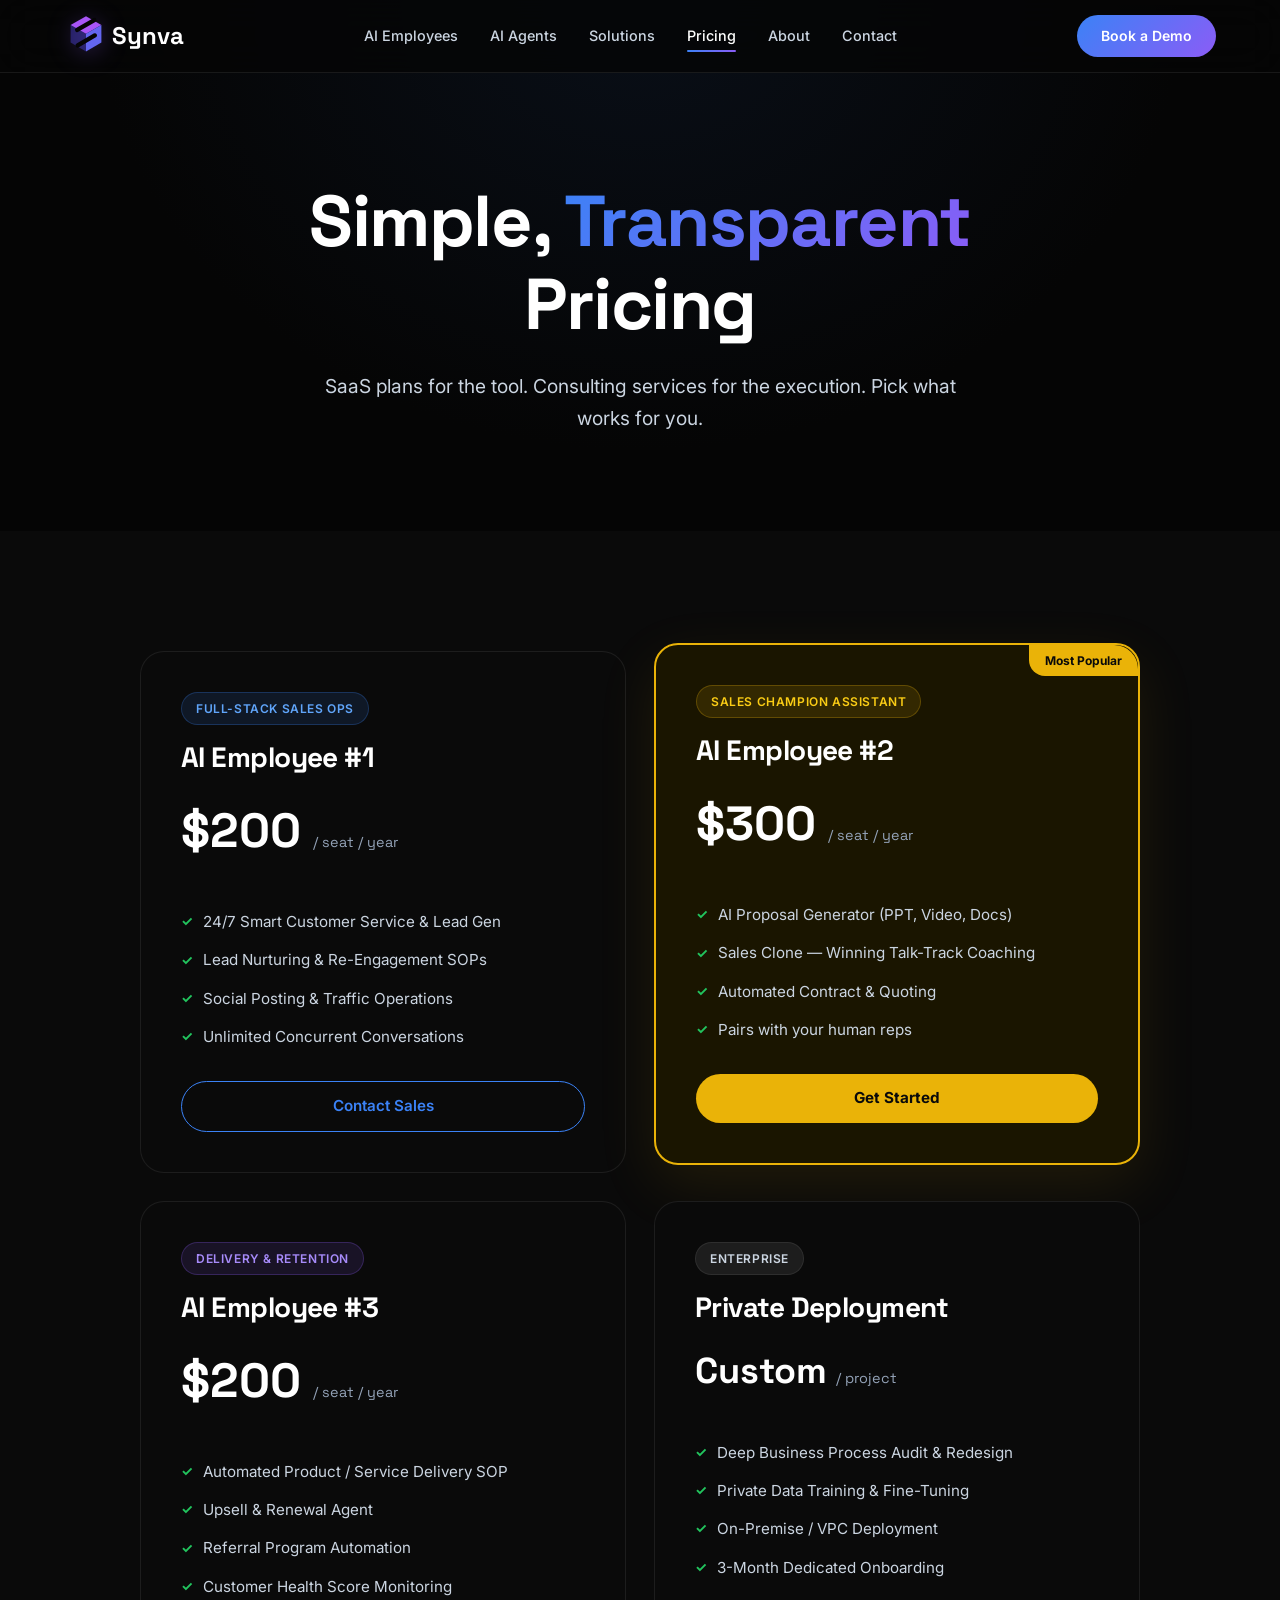
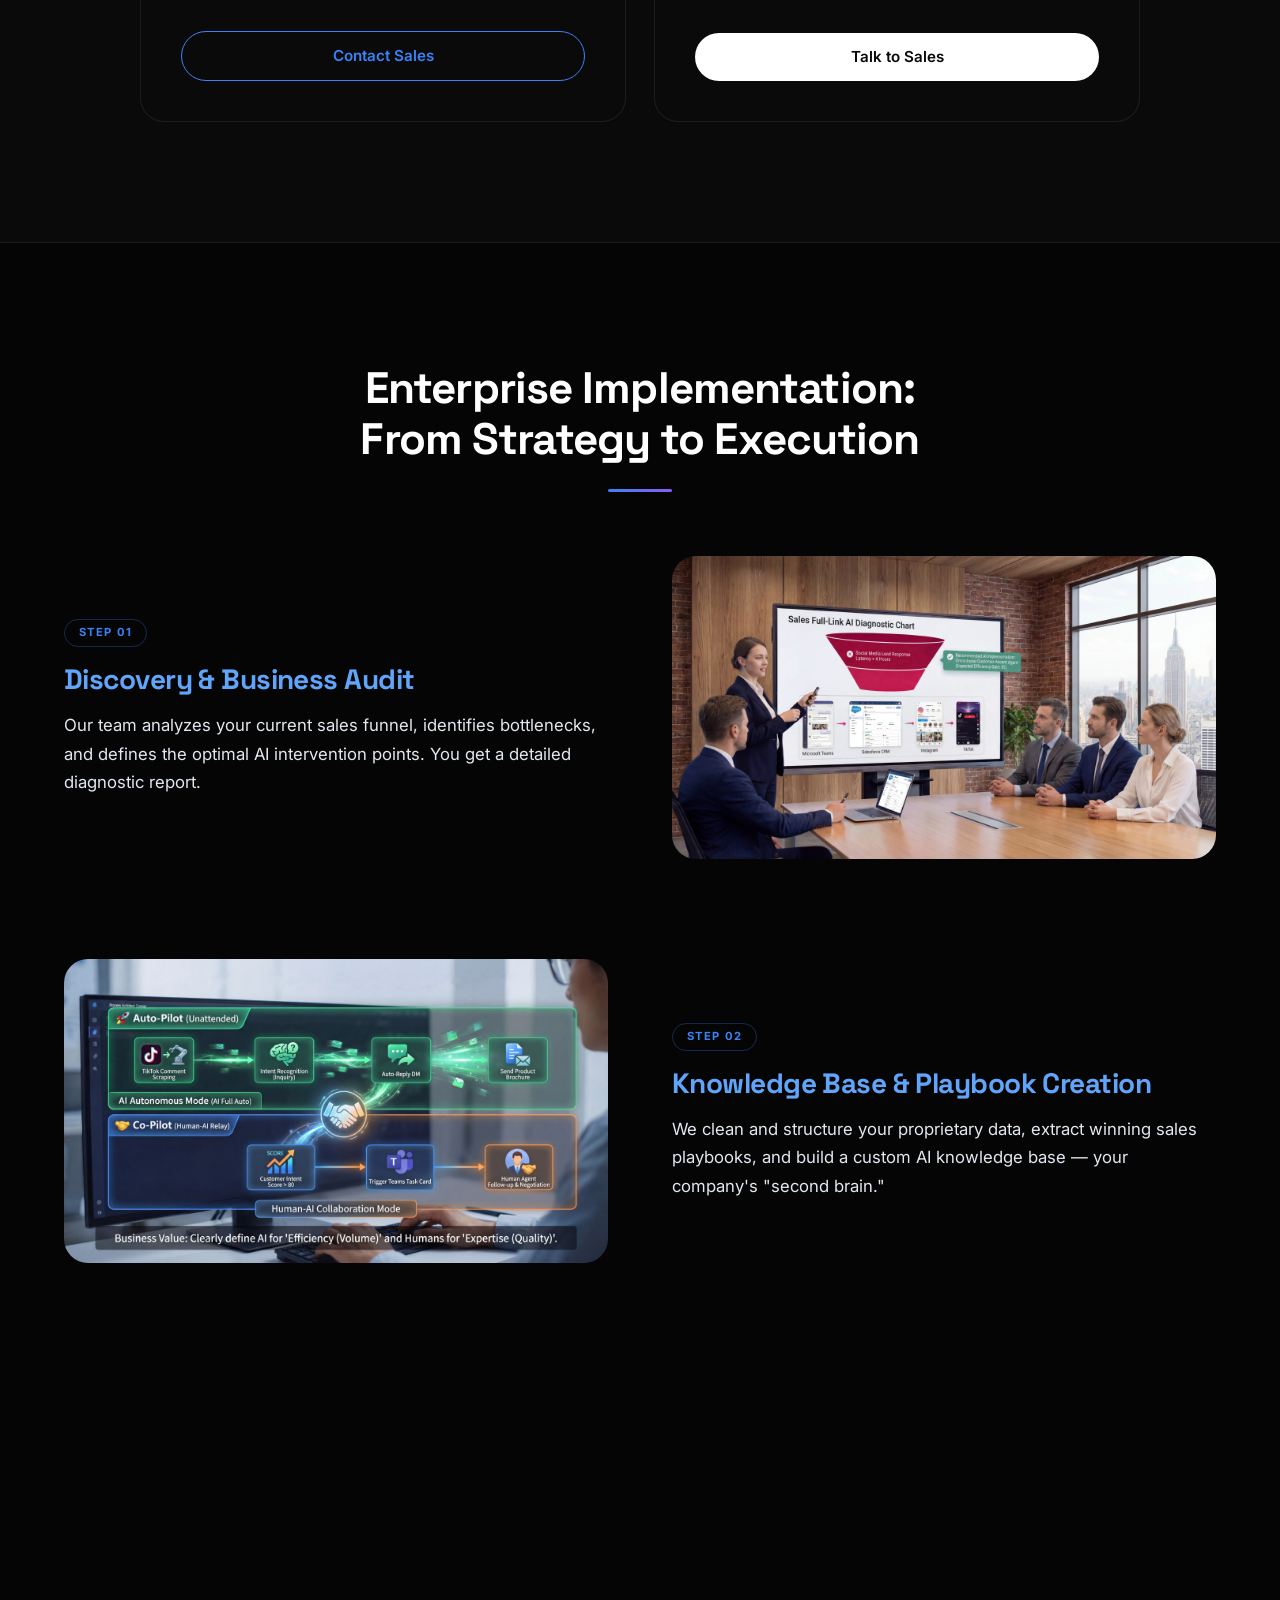
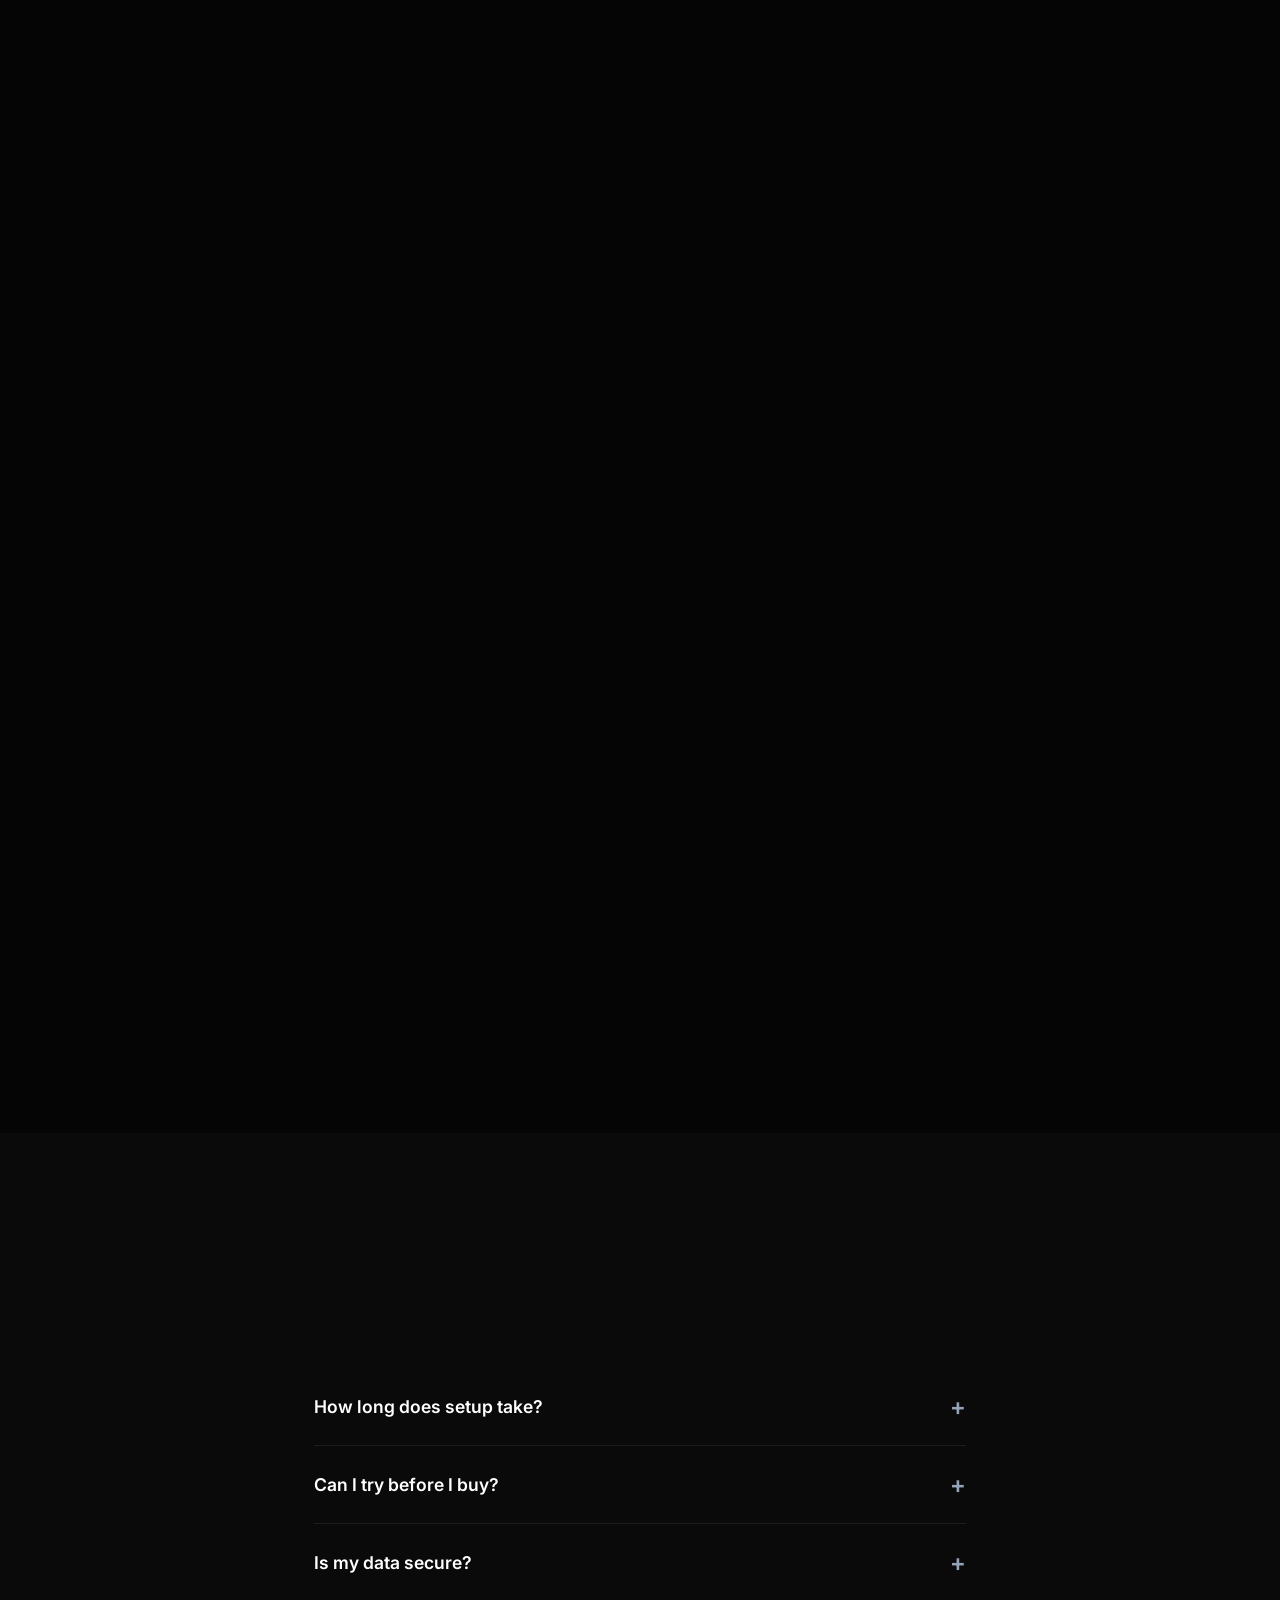
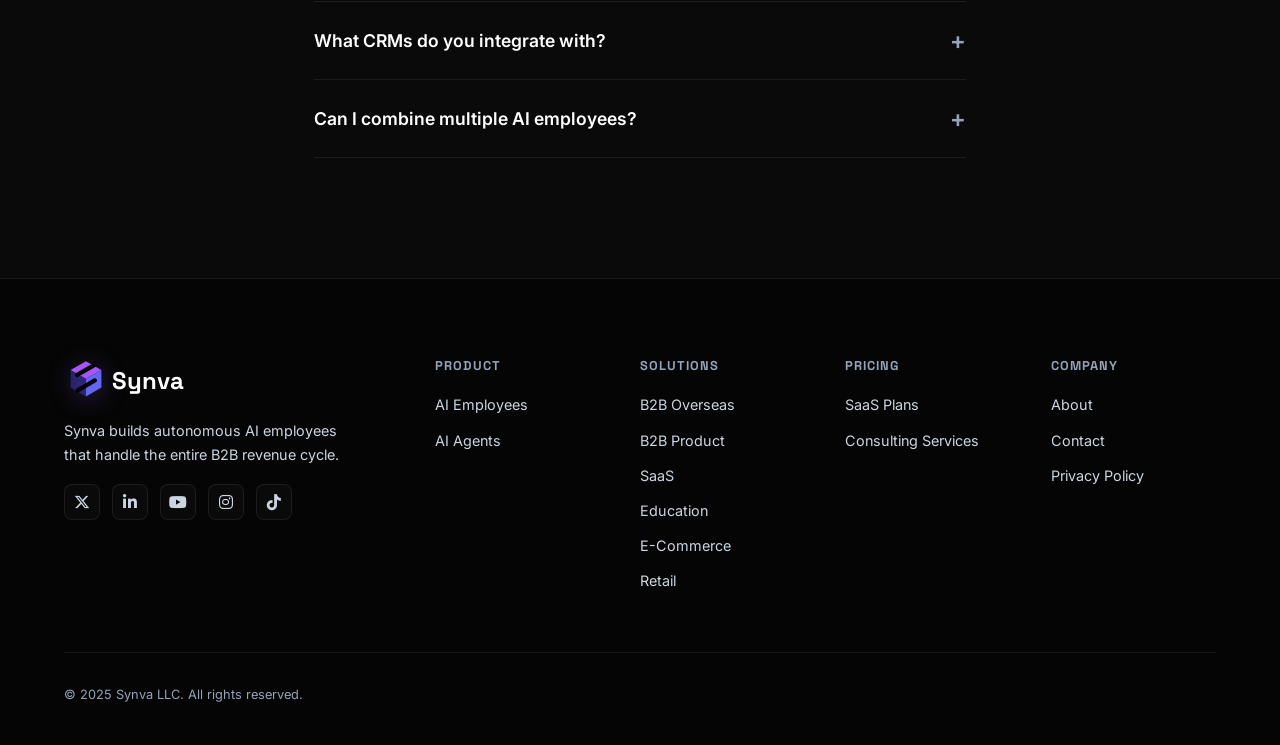
<file: pricing.html>
<!DOCTYPE html>
<html lang="en">
<head>
  <meta charset="UTF-8">
  <meta name="viewport" content="width=device-width, initial-scale=1.0">
  <title>Pricing — Simple, Transparent Plans | Synva.ai</title>
  <meta name="description" content="Choose the AI employee plan that fits your business. From individual seats to enterprise-grade private deployment, Synva offers flexible pricing with real ROI.">
  <link rel="icon" href="favicon.ico">
  <link rel="preconnect" href="https://fonts.googleapis.com">
  <link rel="preconnect" href="https://fonts.gstatic.com" crossorigin>
  <link rel="preload" as="style" href="https://fonts.googleapis.com/css2?family=Inter:wght@300;400;500;600;700;800;900&family=Space+Grotesk:wght@400;500;600;700&display=swap">
  <link rel="stylesheet" href="https://fonts.googleapis.com/css2?family=Inter:wght@300;400;500;600;700;800;900&family=Space+Grotesk:wght@400;500;600;700&display=swap">
  <link rel="stylesheet" href="css/style.css">
  <link rel="stylesheet" href="https://cdnjs.cloudflare.com/ajax/libs/font-awesome/6.5.1/css/all.min.css">
</head>
<body>

  <!-- ===== Header ===== -->
  <header class="header">
    <div class="header__inner">
      <a href="index.html" class="header__logo">
        <svg width="44" height="44" viewBox="0 0 40 40" fill="none" xmlns="http://www.w3.org/2000/svg" style="filter: drop-shadow(0 4px 12px rgba(139, 92, 246, 0.3));">
          <path d="M 20 2 L 34 10 L 20 18 L 6 10 Z" fill="#a855f7" />
          <path d="M 34 10 L 34 26 L 20 34 L 20 18 Z" fill="#6366f1" />
          <path d="M 6 10 L 20 18 L 20 34 L 6 26 Z" fill="rgba(79, 70, 229, 0.4)" />
          <path d="M 12 14.5 L 27.5 5.5" stroke="#050505" stroke-width="4" stroke-linecap="round"/>
          <path d="M 28 19.5 L 12.5 28.5" stroke="#050505" stroke-width="4" stroke-linecap="round"/>
        </svg>
        Synva
      </a>
      <nav class="header__nav">
        <a href="product.html">AI Employees</a>
        <a href="agents.html">AI Agents</a>
        <a href="solutions.html">Solutions</a>
        <a href="pricing.html" class="active">Pricing</a>
        <a href="about.html">About</a>
        <a href="contact.html">Contact</a>
      </nav>
      <a href="contact.html" class="header__cta header__cta-desktop">Book a Demo</a>
      <button class="header__mobile-btn" aria-label="Toggle Menu"><span></span><span></span><span></span></button>
    </div>
  </header>

  <!-- ===== Hero ===== -->
  <section class="hero" style="padding-bottom: 48px;">
    <div class="hero__bg"></div>
    <div class="container text-center">
      <h1 class="hero__title">Simple, <span class="text-gradient">Transparent</span> Pricing</h1>
      <p class="hero__subtitle">SaaS plans for the tool. Consulting services for the execution. Pick what works for you.</p>
    </div>
  </section>

  <!-- ===== Pricing Cards ===== -->
  <section class="section section--alt">
    <div class="container">
      <div class="grid grid--2 reveal" style="max-width: 1000px; margin: 0 auto; gap: 28px;">

        <!-- Worker #1 -->
        <div class="pricing-card">
          <span class="badge badge--blue" style="margin-bottom: 16px; align-self: flex-start;">Full-Stack Sales Ops</span>
          <h3 class="pricing-card__name">AI Employee #1</h3>
          <div class="pricing-card__price">
            $200 <span>/ seat / year</span>
          </div>
          <ul class="pricing-card__features">
            <li>24/7 Smart Customer Service & Lead Gen</li>
            <li>Lead Nurturing & Re-Engagement SOPs</li>
            <li>Social Posting & Traffic Operations</li>
            <li>Unlimited Concurrent Conversations</li>
          </ul>
          <a href="contact.html" class="btn btn--outline-blue btn--md" style="width: 100%;">Contact Sales</a>
        </div>

        <!-- Worker #2 — Featured -->
        <div class="pricing-card pricing-card--featured">
          <div class="pricing-card__popular">Most Popular</div>
          <span class="badge badge--yellow" style="margin-bottom: 16px; align-self: flex-start;">Sales Champion Assistant</span>
          <h3 class="pricing-card__name">AI Employee #2</h3>
          <div class="pricing-card__price">
            $300 <span>/ seat / year</span>
          </div>
          <ul class="pricing-card__features">
            <li>AI Proposal Generator (PPT, Video, Docs)</li>
            <li>Sales Clone — Winning Talk-Track Coaching</li>
            <li>Automated Contract & Quoting</li>
            <li>Pairs with your human reps</li>
          </ul>
          <a href="contact.html" class="btn btn--md" style="width: 100%; background: var(--color-yellow); color: #0a0a0a; font-weight: 700;">Get Started</a>
        </div>

        <!-- Worker #3 -->
        <div class="pricing-card">
          <span class="badge badge--purple" style="margin-bottom: 16px; align-self: flex-start;">Delivery & Retention</span>
          <h3 class="pricing-card__name">AI Employee #3</h3>
          <div class="pricing-card__price">
            $200 <span>/ seat / year</span>
          </div>
          <ul class="pricing-card__features">
            <li>Automated Product / Service Delivery SOP</li>
            <li>Upsell & Renewal Agent</li>
            <li>Referral Program Automation</li>
            <li>Customer Health Score Monitoring</li>
          </ul>
          <a href="contact.html" class="btn btn--outline-blue btn--md" style="width: 100%;">Contact Sales</a>
        </div>

        <!-- Enterprise -->
        <div class="pricing-card">
          <span class="badge" style="margin-bottom: 16px; align-self: flex-start; background: rgba(255,255,255,0.08); color: var(--color-text-secondary); border: 1px solid var(--color-border);">Enterprise</span>
          <h3 class="pricing-card__name">Private Deployment</h3>
          <div class="pricing-card__price" style="font-size: 2.25rem;">
            Custom <span>/ project</span>
          </div>
          <ul class="pricing-card__features">
            <li>Deep Business Process Audit & Redesign</li>
            <li>Private Data Training & Fine-Tuning</li>
            <li>On-Premise / VPC Deployment</li>
            <li>3-Month Dedicated Onboarding</li>
          </ul>
          <a href="contact.html" class="btn btn--white btn--md" style="width: 100%;">Talk to Sales</a>
        </div>

      </div>
    </div>
  </section>

  <!-- ===== Enterprise Service Flow ===== -->
  <section class="section section--border-top">
    <div class="container">
      <div class="section-header reveal">
        <h2>Enterprise Implementation:<br>From Strategy to Execution</h2>
        <div class="section-header__line"></div>
      </div>

      <div style="display: flex; flex-direction: column; gap: 100px;">

        <div class="split reveal">
          <div class="split__content">
            <span class="step-badge step-badge--blue">STEP 01</span>
            <h3 style="margin-bottom: 16px; color: #60a5fa;">Discovery & Business Audit</h3>
            <p style="font-size: 1.05rem; color: #e2e8f0; line-height: 1.7;">Our team analyzes your current sales funnel, identifies bottlenecks, and defines the optimal AI intervention points. You get a detailed diagnostic report.</p>
          </div>
          <div class="split__media" style="min-height: 280px;">
            <img src="images/pricing/Cosulting 1.webp" alt="Business process audit">
          </div>
        </div>

        <div class="split split--reverse reveal">
          <div class="split__content">
            <span class="step-badge step-badge--blue">STEP 02</span>
            <h3 style="margin-bottom: 16px; color: #60a5fa;">Knowledge Base & Playbook Creation</h3>
            <p style="font-size: 1.05rem; color: #e2e8f0; line-height: 1.7;">We clean and structure your proprietary data, extract winning sales playbooks, and build a custom AI knowledge base — your company's "second brain."</p>
          </div>
          <div class="split__media" style="min-height: 280px;">
            <img src="images/pricing/Cosulting 2.webp" alt="Knowledge base and playbook creation">
          </div>
        </div>

        <div class="split reveal">
          <div class="split__content">
            <span class="step-badge step-badge--purple">STEP 03</span>
            <h3 style="margin-bottom: 16px; color: #c084fc;">AI-Native SOP Redesign</h3>
            <p style="font-size: 1.05rem; color: #e2e8f0; line-height: 1.7;">We redesign your sales workflows for human-AI collaboration, defining clear handoff points, escalation rules, and prompt engineering for each critical node.</p>
          </div>
          <div class="split__media" style="min-height: 280px;">
            <img src="images/pricing/Cosulting 3.webp" alt="AI-native SOP redesign">
          </div>
        </div>

        <div class="split split--reverse reveal">
          <div class="split__content">
            <span class="step-badge step-badge--purple">STEP 04</span>
            <h3 style="margin-bottom: 16px; color: #c084fc;">Deployment & Fine-Tuning</h3>
            <p style="font-size: 1.05rem; color: #e2e8f0; line-height: 1.7;">On-premise or private cloud deployment, model fine-tuning, CRM integration, and a 2-week staging test to ensure response accuracy meets your standards.</p>
          </div>
          <div class="split__media" style="min-height: 280px;">
            <img src="images/pricing/Cosulting 4.webp" alt="Deployment and fine-tuning">
          </div>
        </div>

        <div class="split reveal">
          <div class="split__content">
            <span class="step-badge step-badge--pink">STEP 05</span>
            <h3 style="margin-bottom: 16px; color: #f472b6;">3-Month Dedicated Onboarding</h3>
            <p style="font-size: 1.05rem; color: #e2e8f0; line-height: 1.7;">Post-launch monitoring, conversion attribution analysis, continuous prompt optimization, and weekly review meetings to ensure sustained performance improvement.</p>
          </div>
          <div class="split__media" style="min-height: 280px;">
            <img src="images/pricing/Cosulting 5.webp" alt="3-month dedicated onboarding">
          </div>
        </div>

      </div>

      <div class="text-center reveal" style="margin-top: 80px;">
        <a href="contact.html" class="btn btn--white btn--lg">Schedule an Expert Consultation <i class="fas fa-arrow-right" style="margin-left: 8px;"></i></a>
      </div>
    </div>
  </section>

  <!-- ===== FAQ ===== -->
  <section class="section section--alt">
    <div class="container" style="max-width: 700px;">
      <div class="section-header reveal">
        <h2>Frequently Asked Questions</h2>
      </div>

      <div class="reveal">
        <div class="faq-item">
          <button class="faq-question">How long does setup take?</button>
          <div class="faq-answer"><p>Standard SaaS plans can be deployed in as little as 1 week. Enterprise implementations typically take 4–8 weeks including data training and SOP redesign.</p></div>
        </div>
        <div class="faq-item">
          <button class="faq-question">Can I try before I buy?</button>
            <div class="faq-answer"><p>Absolutely. Book a demo and we'll set up a sandbox environment where you can interact with the AI employees using your own scenarios.</p></div>
        </div>
        <div class="faq-item">
          <button class="faq-question">Is my data secure?</button>
          <div class="faq-answer"><p>Yes. We offer SOC 2 compliant cloud hosting and on-premise deployment options. Your data is encrypted at rest and in transit, and is never used to train models for other customers.</p></div>
        </div>
        <div class="faq-item">
          <button class="faq-question">What CRMs do you integrate with?</button>
          <div class="faq-answer"><p>Synva integrates with Salesforce, HubSpot, Pipedrive, and more via native connectors and Zapier. Custom integrations are available for Enterprise plans.</p></div>
        </div>
        <div class="faq-item">
            <button class="faq-question">Can I combine multiple AI employees?</button>
          <div class="faq-answer"><p>Yes, and that's where the real magic happens. Most customers deploy all three workers for full-cycle coverage. Bundle discounts are available — contact our sales team for details.</p></div>
        </div>
      </div>
    </div>
  </section>

  <footer class="footer">
    <div class="container">
      <div class="footer__grid">
        <div class="footer__brand">
          <a href="index.html" class="header__logo" style="margin-bottom: 8px;">
        <svg width="44" height="44" viewBox="0 0 40 40" fill="none" xmlns="http://www.w3.org/2000/svg" style="filter: drop-shadow(0 4px 12px rgba(139, 92, 246, 0.3));">
          <path d="M 20 2 L 34 10 L 20 18 L 6 10 Z" fill="#a855f7" />
          <path d="M 34 10 L 34 26 L 20 34 L 20 18 Z" fill="#6366f1" />
          <path d="M 6 10 L 20 18 L 20 34 L 6 26 Z" fill="rgba(79, 70, 229, 0.4)" />
          <path d="M 12 14.5 L 27.5 5.5" stroke="#050505" stroke-width="4" stroke-linecap="round"/>
          <path d="M 28 19.5 L 12.5 28.5" stroke="#050505" stroke-width="4" stroke-linecap="round"/>
        </svg>
        Synva
      </a>
          <p>Synva builds autonomous AI employees that handle the entire B2B revenue cycle.</p>
          <div style="display: flex; gap: 12px; margin-top: 16px;">
            <a href="#" target="_blank" aria-label="X" style="width: 36px; height: 36px; border-radius: 8px; background: var(--color-bg-alt); border: 1px solid var(--color-border); display: flex; align-items: center; justify-content: center; color: var(--color-text-secondary); transition: var(--transition-base);"><i class="fab fa-x-twitter"></i></a>
            <a href="#" target="_blank" aria-label="LinkedIn" style="width: 36px; height: 36px; border-radius: 8px; background: var(--color-bg-alt); border: 1px solid var(--color-border); display: flex; align-items: center; justify-content: center; color: var(--color-text-secondary); transition: var(--transition-base);"><i class="fab fa-linkedin-in"></i></a>
            <a href="#" target="_blank" aria-label="YouTube" style="width: 36px; height: 36px; border-radius: 8px; background: var(--color-bg-alt); border: 1px solid var(--color-border); display: flex; align-items: center; justify-content: center; color: var(--color-text-secondary); transition: var(--transition-base);"><i class="fab fa-youtube"></i></a>
            <a href="#" target="_blank" aria-label="Instagram" style="width: 36px; height: 36px; border-radius: 8px; background: var(--color-bg-alt); border: 1px solid var(--color-border); display: flex; align-items: center; justify-content: center; color: var(--color-text-secondary); transition: var(--transition-base);"><i class="fab fa-instagram"></i></a>
            <a href="#" target="_blank" aria-label="TikTok" style="width: 36px; height: 36px; border-radius: 8px; background: var(--color-bg-alt); border: 1px solid var(--color-border); display: flex; align-items: center; justify-content: center; color: var(--color-text-secondary); transition: var(--transition-base);"><i class="fab fa-tiktok"></i></a>
          </div>
        </div>
        <div><h4 class="footer__heading">Product</h4><div class="footer__links"><a href="product.html">AI Employees</a><a href="agents.html">AI Agents</a></div></div>
        <div><h4 class="footer__heading">Solutions</h4><div class="footer__links"><a href="solutions.html#b2b-overseas">B2B Overseas</a><a href="solutions.html#b2b-industrial">B2B Product</a><a href="solutions.html#saas">SaaS</a><a href="solutions.html#education">Education</a><a href="solutions.html#ecommerce">E-Commerce</a><a href="solutions.html#retail">Retail</a></div></div>
        <div><h4 class="footer__heading">Pricing</h4><div class="footer__links"><a href="pricing.html">SaaS Plans</a><a href="pricing.html">Consulting Services</a></div></div>
        <div><h4 class="footer__heading">Company</h4><div class="footer__links"><a href="about.html">About</a><a href="contact.html">Contact</a><a href="privacy.html">Privacy Policy</a></div></div>
      </div>
      <div class="footer__bottom">
        <span>&copy; 2025 Synva LLC. All rights reserved.</span>
      </div>
    </div>
  </footer>

  <script src="js/main.js"></script>
</body>
</html>
</file>
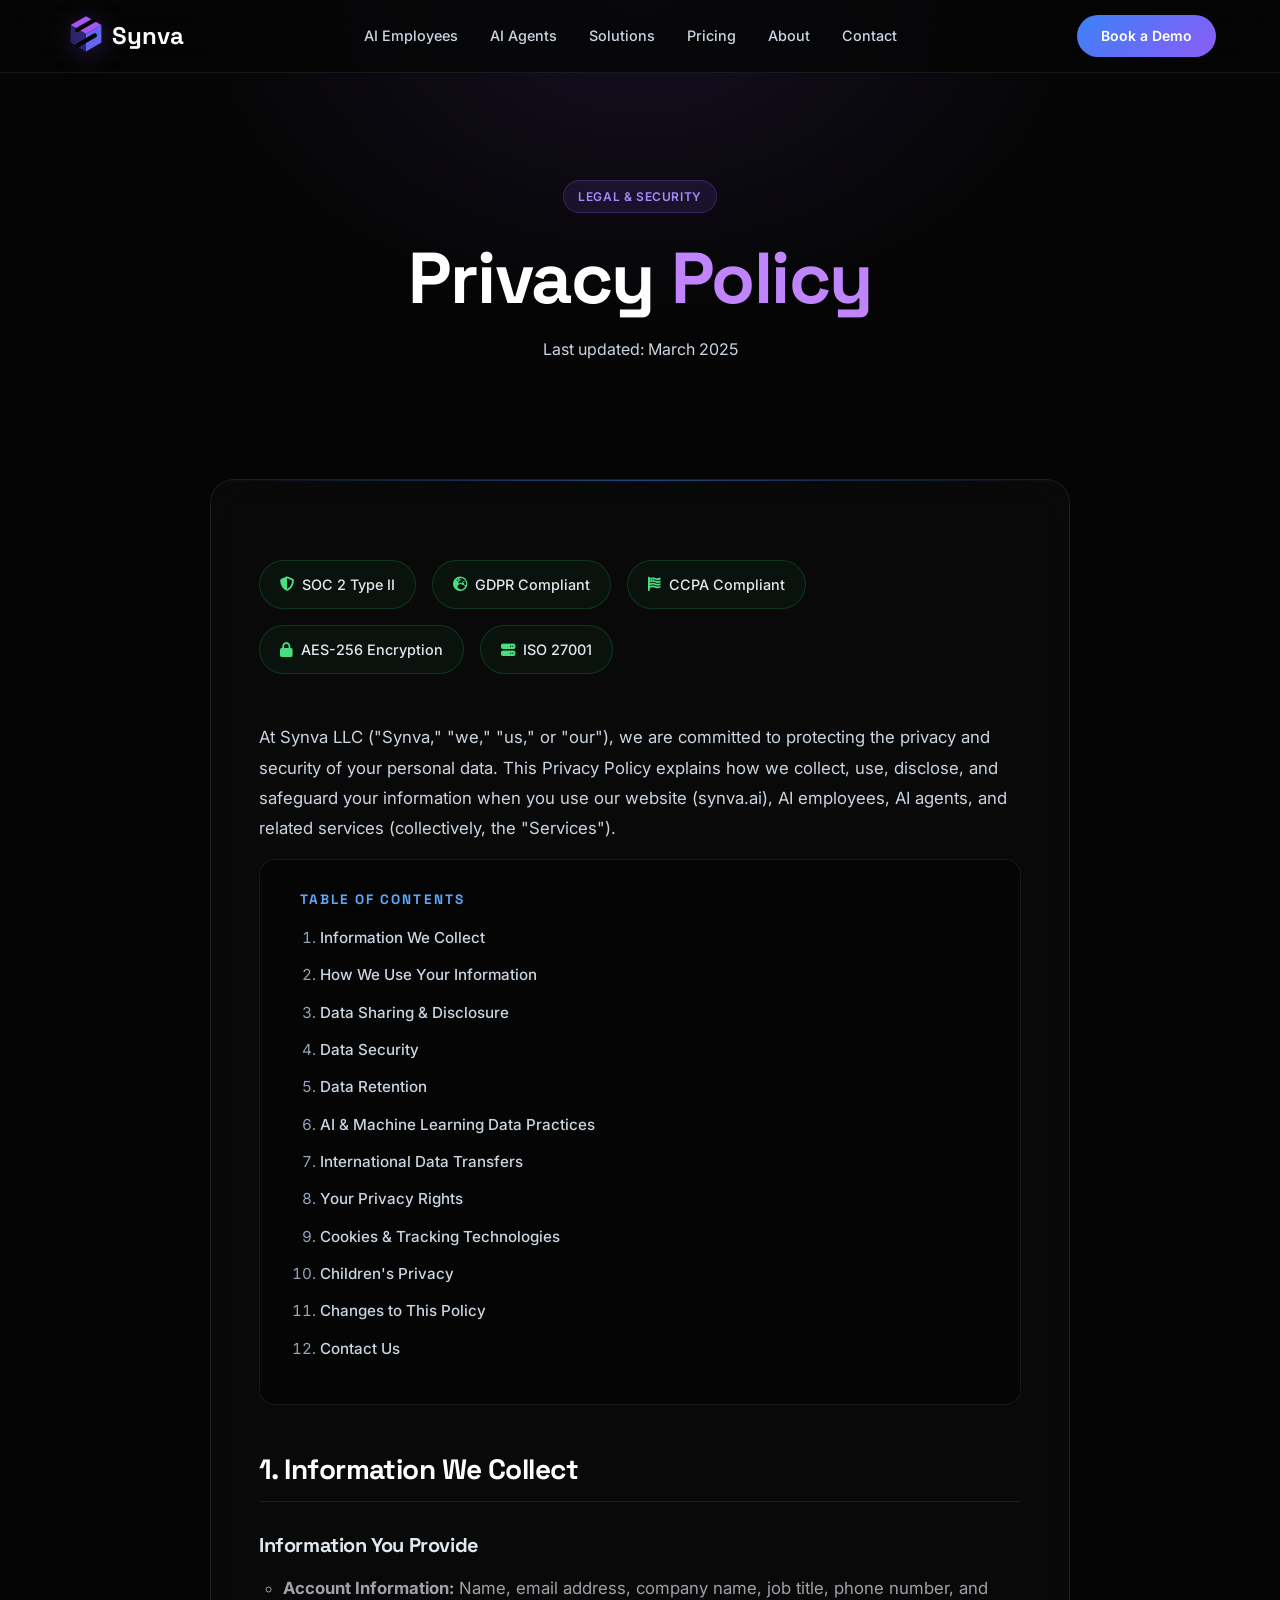
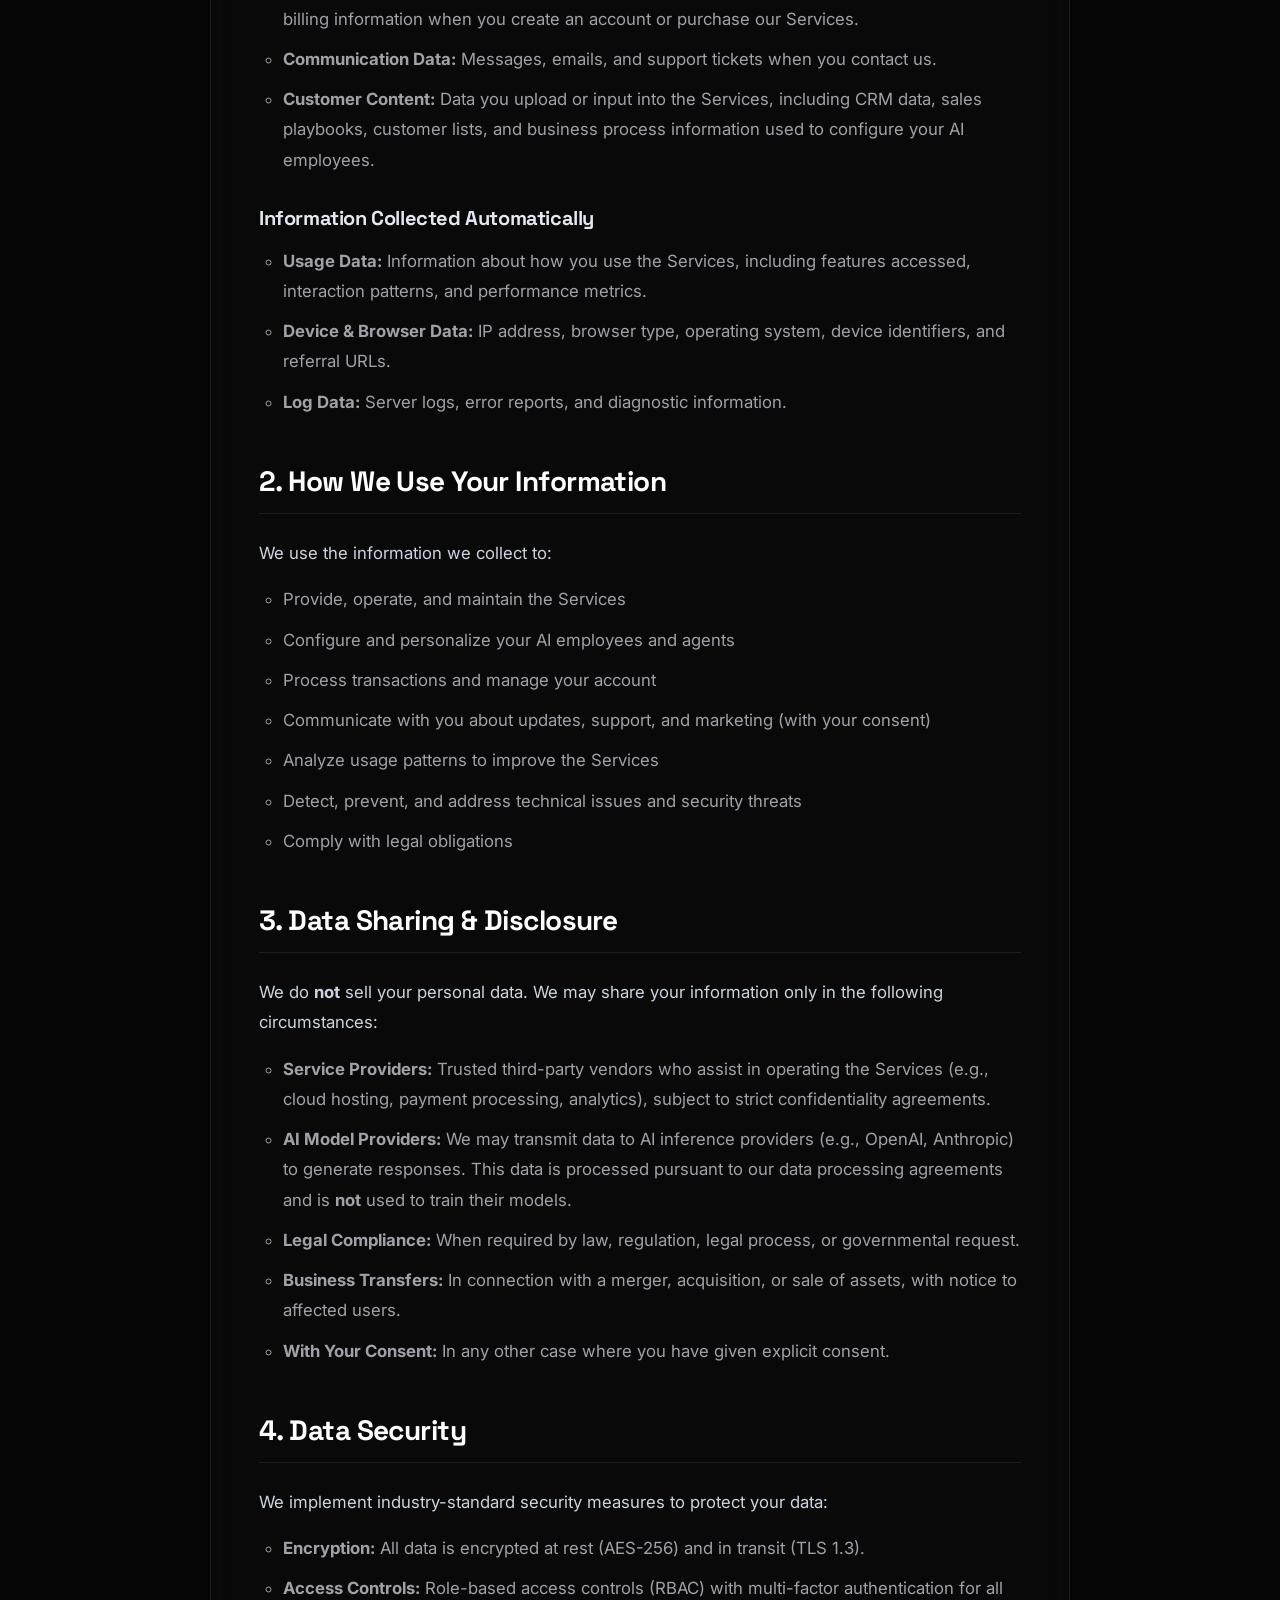
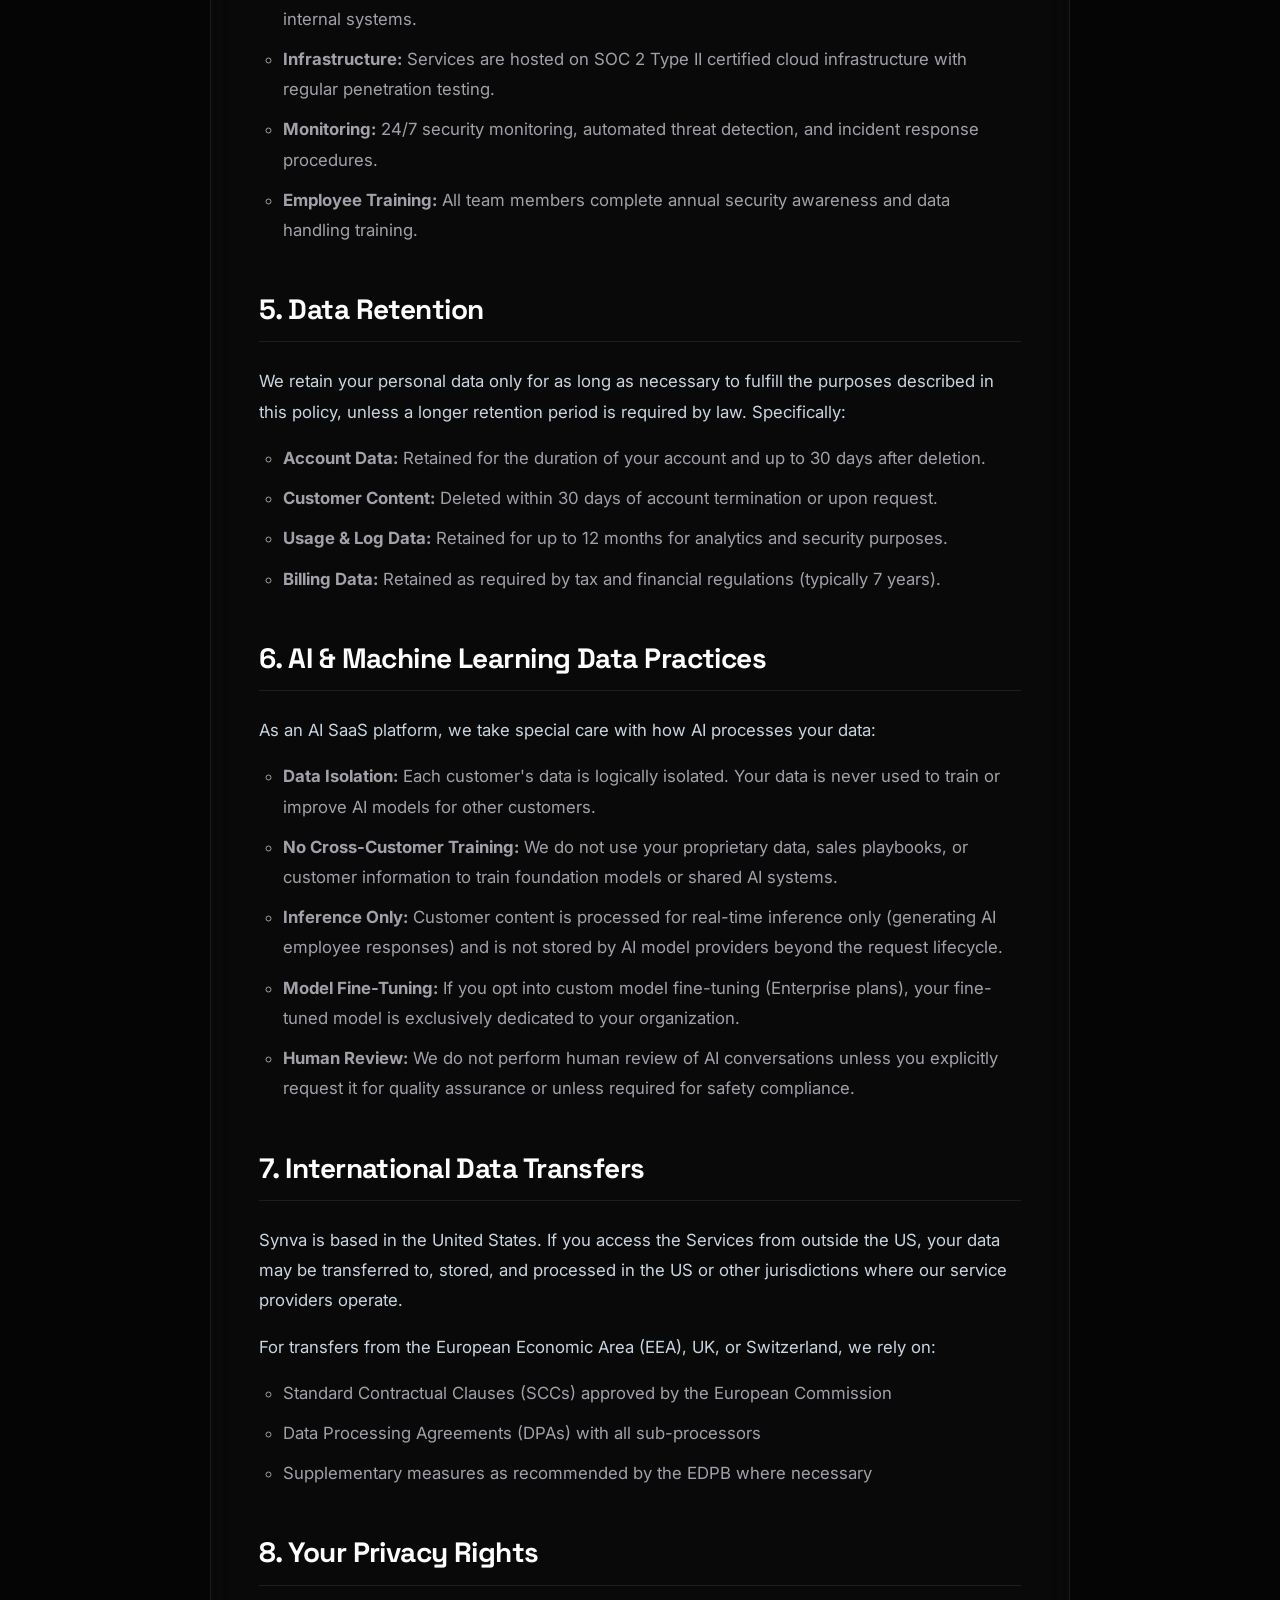
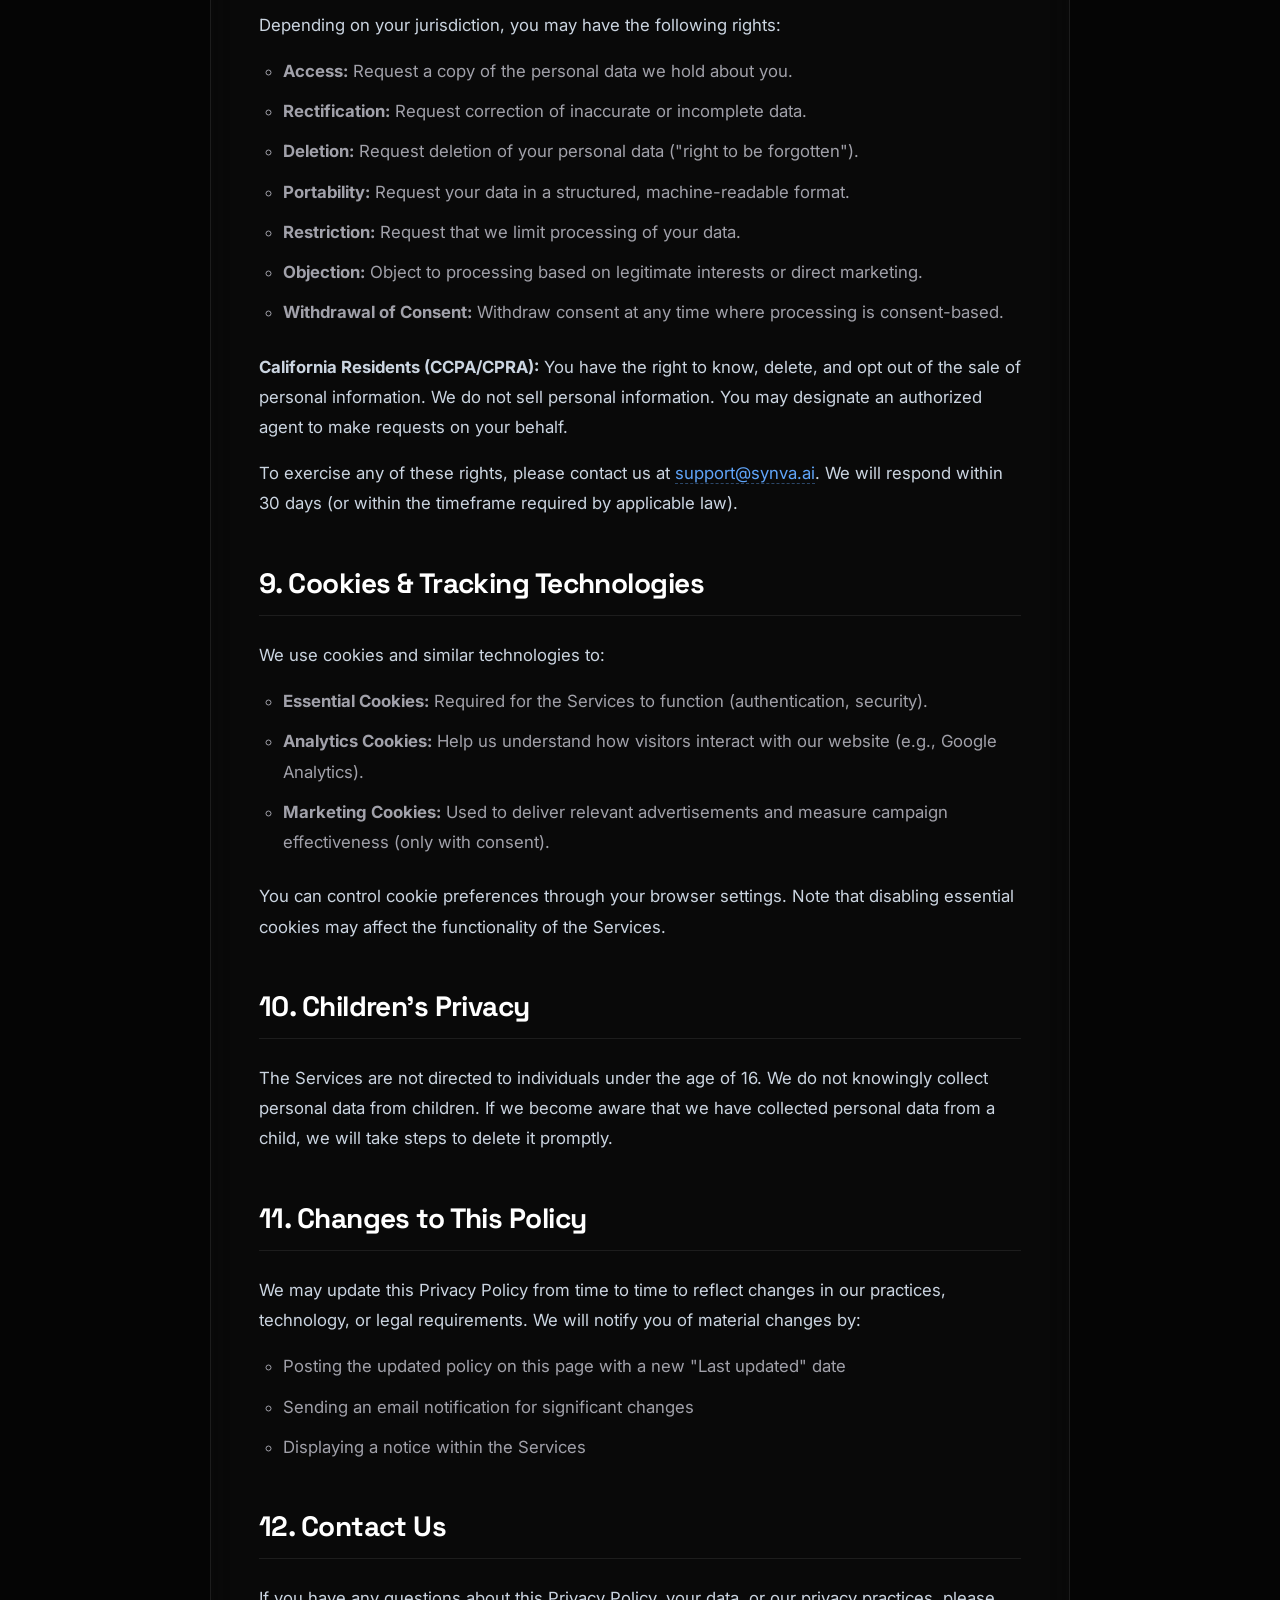
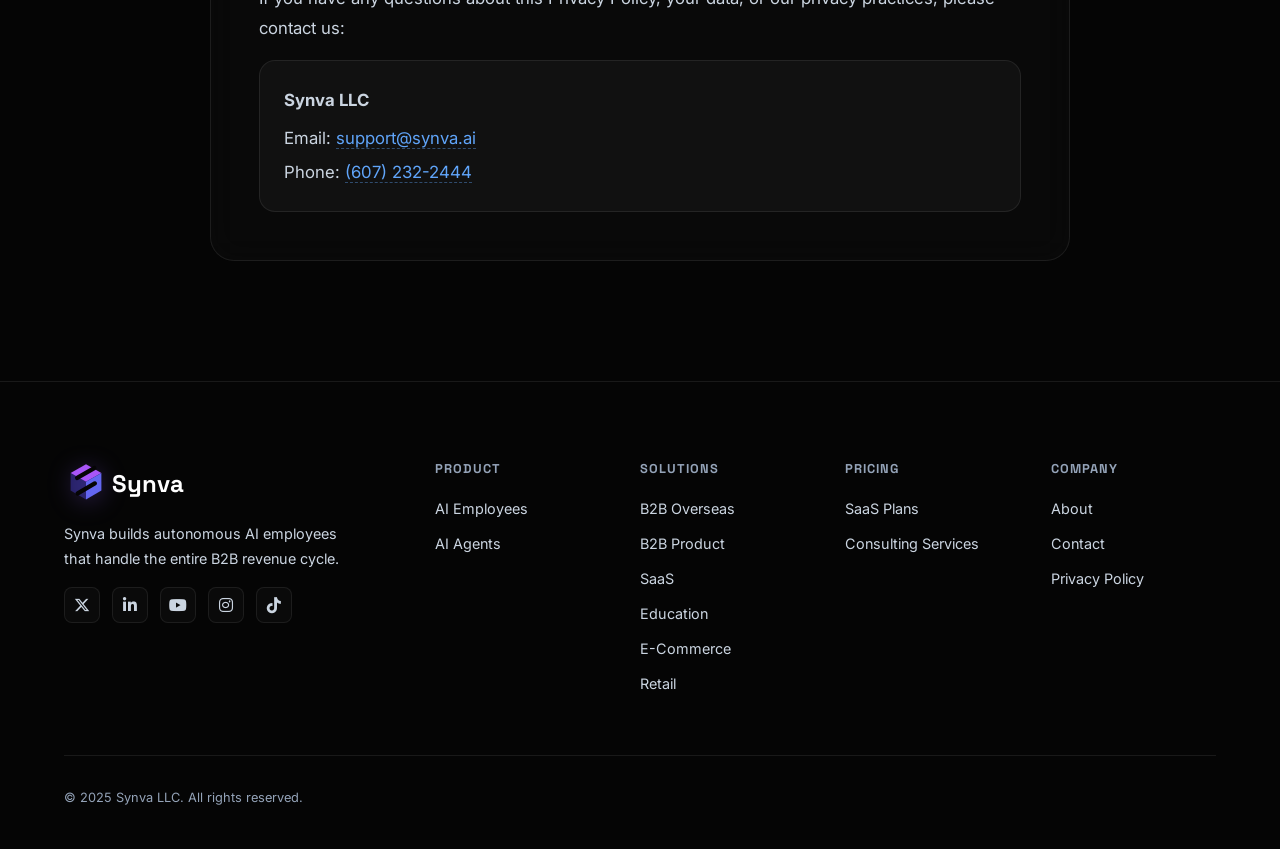
<file: privacy.html>
<!DOCTYPE html>
<html lang="en">
<head>
  <meta charset="UTF-8">
  <meta name="viewport" content="width=device-width, initial-scale=1.0">
  <title>Privacy Policy | Synva.ai</title>
  <meta name="description" content="Synva's Privacy Policy — how we collect, use, protect, and share your data. We are committed to data privacy, GDPR, CCPA, and SOC 2 compliance.">
  <link rel="icon" href="favicon.ico">
  <link rel="preconnect" href="https://fonts.googleapis.com">
  <link rel="preconnect" href="https://fonts.gstatic.com" crossorigin>
  <link rel="preload" as="style" href="https://fonts.googleapis.com/css2?family=Inter:wght@300;400;500;600;700;800;900&family=Space+Grotesk:wght@400;500;600;700&display=swap">
  <link rel="stylesheet" href="https://fonts.googleapis.com/css2?family=Inter:wght@300;400;500;600;700;800;900&family=Space+Grotesk:wght@400;500;600;700&display=swap">
  <link rel="stylesheet" href="css/style.css">
  <link rel="stylesheet" href="https://cdnjs.cloudflare.com/ajax/libs/font-awesome/6.5.1/css/all.min.css">
  <style>
    .legal-content { max-width: 860px; margin: 0 auto; padding: 48px; background: rgba(255, 255, 255, 0.02); border: 1px solid var(--color-border); border-radius: var(--radius-xl); backdrop-filter: blur(16px); position: relative; overflow: hidden; }
    .legal-content::before { content: ''; position: absolute; top: 0; left: 0; right: 0; height: 1px; background: linear-gradient(90deg, transparent, rgba(59, 130, 246, 0.5), transparent); }
    .legal-content h2 { font-size: 1.75rem; margin-top: 48px; margin-bottom: 24px; padding-bottom: 16px; border-bottom: 1px solid var(--color-border); color: white; display: flex; align-items: center; gap: 12px; }
    .legal-content h3 { font-size: 1.25rem; margin-top: 32px; margin-bottom: 16px; color: #e2e8f0; font-weight: 700; }
    .legal-content p, .legal-content li { font-size: 1.05rem; color: #cbd5e1; line-height: 1.8; margin-bottom: 16px; }
    .legal-content ul { padding-left: 24px; margin-bottom: 24px; }
    .legal-content ul li { list-style: circle; margin-bottom: 10px; color: #a1a1aa; }
    .legal-content a { color: #60a5fa; text-decoration: none; transition: var(--transition-fast); border-bottom: 1px dashed rgba(96, 165, 250, 0.4); }
    .legal-content a:hover { color: #8b5cf6; border-bottom-color: #8b5cf6; }
    .compliance-badges { display: flex; flex-wrap: wrap; gap: 16px; margin: 32px 0 48px 0; }
    .compliance-badge { display: inline-flex; align-items: center; gap: 8px; padding: 12px 20px; background: rgba(34, 197, 94, 0.05); border: 1px solid rgba(34, 197, 94, 0.2); border-radius: var(--radius-full); font-size: 0.9rem; color: #e2e8f0; font-weight: 500; }
    .compliance-badge i { color: #4ade80; }
    .legal-toc { background: rgba(0, 0, 0, 0.4); border: 1px solid var(--color-border); border-radius: var(--radius-lg); padding: 32px 40px; margin-bottom: 48px; }
    .legal-toc h4 { font-size: 0.85rem; text-transform: uppercase; letter-spacing: 0.15em; color: #60a5fa; margin-bottom: 16px; font-weight: 700; }
    .legal-toc ol { padding-left: 20px; }
    .legal-toc li { list-style: decimal; font-size: 0.95rem; margin-bottom: 10px; color: #94a3b8; }
    .legal-toc a { border-bottom: none; color: #cbd5e1; font-weight: 500; }
    .legal-toc a:hover { color: white; border-bottom: none; }
  </style>
</head>
<body>

  <!-- ===== Header ===== -->
  <header class="header">
    <div class="header__inner">
      <a href="index.html" class="header__logo">
        <svg width="44" height="44" viewBox="0 0 40 40" fill="none" xmlns="http://www.w3.org/2000/svg" style="filter: drop-shadow(0 4px 12px rgba(139, 92, 246, 0.3));">
          <path d="M 20 2 L 34 10 L 20 18 L 6 10 Z" fill="#a855f7" />
          <path d="M 34 10 L 34 26 L 20 34 L 20 18 Z" fill="#6366f1" />
          <path d="M 6 10 L 20 18 L 20 34 L 6 26 Z" fill="rgba(79, 70, 229, 0.4)" />
          <path d="M 12 14.5 L 27.5 5.5" stroke="#050505" stroke-width="4" stroke-linecap="round"/>
          <path d="M 28 19.5 L 12.5 28.5" stroke="#050505" stroke-width="4" stroke-linecap="round"/>
        </svg>
        Synva
      </a>
      <nav class="header__nav">
        <a href="product.html">AI Employees</a>
        <a href="agents.html">AI Agents</a>
        <a href="solutions.html">Solutions</a>
        <a href="pricing.html">Pricing</a>
        <a href="about.html">About</a>
        <a href="contact.html">Contact</a>
      </nav>
      <a href="contact.html" class="header__cta header__cta-desktop">Book a Demo</a>
      <button class="header__mobile-btn" aria-label="Toggle Menu"><span></span><span></span><span></span></button>
    </div>
  </header>

  <!-- ===== Hero ===== -->
  <section class="hero" style="padding-bottom: 48px;">
    <div class="hero__bg" style="background: radial-gradient(ellipse at top, rgba(139, 92, 246, 0.12) 0%, #050505 50%);"></div>
    <div class="container text-center" style="position: relative; z-index: 2;">
      <span class="badge badge--purple" style="margin-bottom: 24px;">Legal & Security</span>
      <h1 class="hero__title" style="margin-bottom: 16px;">Privacy <span style="color: #c084fc;">Policy</span></h1>
      <p class="hero__subtitle" style="font-size: 1rem;">Last updated: March 2025</p>
    </div>
  </section>

  <!-- ===== Content ===== -->
  <section class="section" style="padding-top: 20px;">
    <div class="container">
      <div class="legal-content">

        <!-- Compliance Badges -->
        <div class="compliance-badges">
          <div class="compliance-badge"><i class="fas fa-shield-halved"></i> SOC 2 Type II</div>
          <div class="compliance-badge"><i class="fas fa-globe-europe"></i> GDPR Compliant</div>
          <div class="compliance-badge"><i class="fas fa-flag-usa"></i> CCPA Compliant</div>
          <div class="compliance-badge"><i class="fas fa-lock"></i> AES-256 Encryption</div>
          <div class="compliance-badge"><i class="fas fa-server"></i> ISO 27001</div>
        </div>

        <p>At Synva LLC ("Synva," "we," "us," or "our"), we are committed to protecting the privacy and security of your personal data. This Privacy Policy explains how we collect, use, disclose, and safeguard your information when you use our website (synva.ai), AI employees, AI agents, and related services (collectively, the "Services").</p>

        <!-- TOC -->
        <div class="legal-toc">
          <h4>Table of Contents</h4>
          <ol>
            <li><a href="#info-collect">Information We Collect</a></li>
            <li><a href="#info-use">How We Use Your Information</a></li>
            <li><a href="#data-sharing">Data Sharing & Disclosure</a></li>
            <li><a href="#data-security">Data Security</a></li>
            <li><a href="#data-retention">Data Retention</a></li>
            <li><a href="#ai-data">AI & Machine Learning Data Practices</a></li>
            <li><a href="#international">International Data Transfers</a></li>
            <li><a href="#your-rights">Your Privacy Rights</a></li>
            <li><a href="#cookies">Cookies & Tracking Technologies</a></li>
            <li><a href="#children">Children's Privacy</a></li>
            <li><a href="#changes">Changes to This Policy</a></li>
            <li><a href="#contact-us">Contact Us</a></li>
          </ol>
        </div>

        <!-- 1 -->
        <h2 id="info-collect">1. Information We Collect</h2>

        <h3>Information You Provide</h3>
        <ul>
          <li><strong>Account Information:</strong> Name, email address, company name, job title, phone number, and billing information when you create an account or purchase our Services.</li>
          <li><strong>Communication Data:</strong> Messages, emails, and support tickets when you contact us.</li>
          <li><strong>Customer Content:</strong> Data you upload or input into the Services, including CRM data, sales playbooks, customer lists, and business process information used to configure your AI employees.</li>
        </ul>

        <h3>Information Collected Automatically</h3>
        <ul>
          <li><strong>Usage Data:</strong> Information about how you use the Services, including features accessed, interaction patterns, and performance metrics.</li>
          <li><strong>Device & Browser Data:</strong> IP address, browser type, operating system, device identifiers, and referral URLs.</li>
          <li><strong>Log Data:</strong> Server logs, error reports, and diagnostic information.</li>
        </ul>

        <!-- 2 -->
        <h2 id="info-use">2. How We Use Your Information</h2>
        <p>We use the information we collect to:</p>
        <ul>
          <li>Provide, operate, and maintain the Services</li>
          <li>Configure and personalize your AI employees and agents</li>
          <li>Process transactions and manage your account</li>
          <li>Communicate with you about updates, support, and marketing (with your consent)</li>
          <li>Analyze usage patterns to improve the Services</li>
          <li>Detect, prevent, and address technical issues and security threats</li>
          <li>Comply with legal obligations</li>
        </ul>

        <!-- 3 -->
        <h2 id="data-sharing">3. Data Sharing & Disclosure</h2>
        <p>We do <strong>not</strong> sell your personal data. We may share your information only in the following circumstances:</p>
        <ul>
          <li><strong>Service Providers:</strong> Trusted third-party vendors who assist in operating the Services (e.g., cloud hosting, payment processing, analytics), subject to strict confidentiality agreements.</li>
          <li><strong>AI Model Providers:</strong> We may transmit data to AI inference providers (e.g., OpenAI, Anthropic) to generate responses. This data is processed pursuant to our data processing agreements and is <strong>not</strong> used to train their models.</li>
          <li><strong>Legal Compliance:</strong> When required by law, regulation, legal process, or governmental request.</li>
          <li><strong>Business Transfers:</strong> In connection with a merger, acquisition, or sale of assets, with notice to affected users.</li>
          <li><strong>With Your Consent:</strong> In any other case where you have given explicit consent.</li>
        </ul>

        <!-- 4 -->
        <h2 id="data-security">4. Data Security</h2>
        <p>We implement industry-standard security measures to protect your data:</p>
        <ul>
          <li><strong>Encryption:</strong> All data is encrypted at rest (AES-256) and in transit (TLS 1.3).</li>
          <li><strong>Access Controls:</strong> Role-based access controls (RBAC) with multi-factor authentication for all internal systems.</li>
          <li><strong>Infrastructure:</strong> Services are hosted on SOC 2 Type II certified cloud infrastructure with regular penetration testing.</li>
          <li><strong>Monitoring:</strong> 24/7 security monitoring, automated threat detection, and incident response procedures.</li>
          <li><strong>Employee Training:</strong> All team members complete annual security awareness and data handling training.</li>
        </ul>

        <!-- 5 -->
        <h2 id="data-retention">5. Data Retention</h2>
        <p>We retain your personal data only for as long as necessary to fulfill the purposes described in this policy, unless a longer retention period is required by law. Specifically:</p>
        <ul>
          <li><strong>Account Data:</strong> Retained for the duration of your account and up to 30 days after deletion.</li>
          <li><strong>Customer Content:</strong> Deleted within 30 days of account termination or upon request.</li>
          <li><strong>Usage & Log Data:</strong> Retained for up to 12 months for analytics and security purposes.</li>
          <li><strong>Billing Data:</strong> Retained as required by tax and financial regulations (typically 7 years).</li>
        </ul>

        <!-- 6 -->
        <h2 id="ai-data">6. AI & Machine Learning Data Practices</h2>
        <p>As an AI SaaS platform, we take special care with how AI processes your data:</p>
        <ul>
          <li><strong>Data Isolation:</strong> Each customer's data is logically isolated. Your data is never used to train or improve AI models for other customers.</li>
          <li><strong>No Cross-Customer Training:</strong> We do not use your proprietary data, sales playbooks, or customer information to train foundation models or shared AI systems.</li>
          <li><strong>Inference Only:</strong> Customer content is processed for real-time inference only (generating AI employee responses) and is not stored by AI model providers beyond the request lifecycle.</li>
          <li><strong>Model Fine-Tuning:</strong> If you opt into custom model fine-tuning (Enterprise plans), your fine-tuned model is exclusively dedicated to your organization.</li>
          <li><strong>Human Review:</strong> We do not perform human review of AI conversations unless you explicitly request it for quality assurance or unless required for safety compliance.</li>
        </ul>

        <!-- 7 -->
        <h2 id="international">7. International Data Transfers</h2>
        <p>Synva is based in the United States. If you access the Services from outside the US, your data may be transferred to, stored, and processed in the US or other jurisdictions where our service providers operate.</p>
        <p>For transfers from the European Economic Area (EEA), UK, or Switzerland, we rely on:</p>
        <ul>
          <li>Standard Contractual Clauses (SCCs) approved by the European Commission</li>
          <li>Data Processing Agreements (DPAs) with all sub-processors</li>
          <li>Supplementary measures as recommended by the EDPB where necessary</li>
        </ul>

        <!-- 8 -->
        <h2 id="your-rights">8. Your Privacy Rights</h2>
        <p>Depending on your jurisdiction, you may have the following rights:</p>
        <ul>
          <li><strong>Access:</strong> Request a copy of the personal data we hold about you.</li>
          <li><strong>Rectification:</strong> Request correction of inaccurate or incomplete data.</li>
          <li><strong>Deletion:</strong> Request deletion of your personal data ("right to be forgotten").</li>
          <li><strong>Portability:</strong> Request your data in a structured, machine-readable format.</li>
          <li><strong>Restriction:</strong> Request that we limit processing of your data.</li>
          <li><strong>Objection:</strong> Object to processing based on legitimate interests or direct marketing.</li>
          <li><strong>Withdrawal of Consent:</strong> Withdraw consent at any time where processing is consent-based.</li>
        </ul>
        <p><strong>California Residents (CCPA/CPRA):</strong> You have the right to know, delete, and opt out of the sale of personal information. We do not sell personal information. You may designate an authorized agent to make requests on your behalf.</p>
        <p>To exercise any of these rights, please contact us at <a href="mailto:support@synva.ai">support@synva.ai</a>. We will respond within 30 days (or within the timeframe required by applicable law).</p>

        <!-- 9 -->
        <h2 id="cookies">9. Cookies & Tracking Technologies</h2>
        <p>We use cookies and similar technologies to:</p>
        <ul>
          <li><strong>Essential Cookies:</strong> Required for the Services to function (authentication, security).</li>
          <li><strong>Analytics Cookies:</strong> Help us understand how visitors interact with our website (e.g., Google Analytics).</li>
          <li><strong>Marketing Cookies:</strong> Used to deliver relevant advertisements and measure campaign effectiveness (only with consent).</li>
        </ul>
        <p>You can control cookie preferences through your browser settings. Note that disabling essential cookies may affect the functionality of the Services.</p>

        <!-- 10 -->
        <h2 id="children">10. Children's Privacy</h2>
        <p>The Services are not directed to individuals under the age of 16. We do not knowingly collect personal data from children. If we become aware that we have collected personal data from a child, we will take steps to delete it promptly.</p>

        <!-- 11 -->
        <h2 id="changes">11. Changes to This Policy</h2>
        <p>We may update this Privacy Policy from time to time to reflect changes in our practices, technology, or legal requirements. We will notify you of material changes by:</p>
        <ul>
          <li>Posting the updated policy on this page with a new "Last updated" date</li>
          <li>Sending an email notification for significant changes</li>
          <li>Displaying a notice within the Services</li>
        </ul>

        <!-- 12 -->
        <h2 id="contact-us">12. Contact Us</h2>
        <p>If you have any questions about this Privacy Policy, your data, or our privacy practices, please contact us:</p>
        <div style="background: var(--color-bg-card); border: 1px solid var(--color-border); border-radius: var(--radius-lg); padding: 24px; margin-top: 16px;">
          <p style="margin-bottom: 8px;"><strong>Synva LLC</strong></p>
          <p style="margin-bottom: 4px;">Email: <a href="mailto:support@synva.ai">support@synva.ai</a></p>
          <p style="margin-bottom: 0;">Phone: <a href="tel:+16072322444">(607) 232-2444</a></p>
        </div>

      </div>
    </div>
  </section>

  <!-- ===== Footer ===== -->
  <footer class="footer">
    <div class="container">
      <div class="footer__grid">
        <div class="footer__brand">
          <a href="index.html" class="header__logo" style="margin-bottom: 8px;">
        <svg width="44" height="44" viewBox="0 0 40 40" fill="none" xmlns="http://www.w3.org/2000/svg" style="filter: drop-shadow(0 4px 12px rgba(139, 92, 246, 0.3));">
          <path d="M 20 2 L 34 10 L 20 18 L 6 10 Z" fill="#a855f7" />
          <path d="M 34 10 L 34 26 L 20 34 L 20 18 Z" fill="#6366f1" />
          <path d="M 6 10 L 20 18 L 20 34 L 6 26 Z" fill="rgba(79, 70, 229, 0.4)" />
          <path d="M 12 14.5 L 27.5 5.5" stroke="#050505" stroke-width="4" stroke-linecap="round"/>
          <path d="M 28 19.5 L 12.5 28.5" stroke="#050505" stroke-width="4" stroke-linecap="round"/>
        </svg>
        Synva
      </a>
          <p>Synva builds autonomous AI employees that handle the entire B2B revenue cycle.</p>
          <div style="display: flex; gap: 12px; margin-top: 16px;">
            <a href="#" target="_blank" aria-label="X" style="width: 36px; height: 36px; border-radius: 8px; background: var(--color-bg-alt); border: 1px solid var(--color-border); display: flex; align-items: center; justify-content: center; color: var(--color-text-secondary); transition: var(--transition-base);"><i class="fab fa-x-twitter"></i></a>
            <a href="#" target="_blank" aria-label="LinkedIn" style="width: 36px; height: 36px; border-radius: 8px; background: var(--color-bg-alt); border: 1px solid var(--color-border); display: flex; align-items: center; justify-content: center; color: var(--color-text-secondary); transition: var(--transition-base);"><i class="fab fa-linkedin-in"></i></a>
            <a href="#" target="_blank" aria-label="YouTube" style="width: 36px; height: 36px; border-radius: 8px; background: var(--color-bg-alt); border: 1px solid var(--color-border); display: flex; align-items: center; justify-content: center; color: var(--color-text-secondary); transition: var(--transition-base);"><i class="fab fa-youtube"></i></a>
            <a href="#" target="_blank" aria-label="Instagram" style="width: 36px; height: 36px; border-radius: 8px; background: var(--color-bg-alt); border: 1px solid var(--color-border); display: flex; align-items: center; justify-content: center; color: var(--color-text-secondary); transition: var(--transition-base);"><i class="fab fa-instagram"></i></a>
            <a href="#" target="_blank" aria-label="TikTok" style="width: 36px; height: 36px; border-radius: 8px; background: var(--color-bg-alt); border: 1px solid var(--color-border); display: flex; align-items: center; justify-content: center; color: var(--color-text-secondary); transition: var(--transition-base);"><i class="fab fa-tiktok"></i></a>
          </div>
        </div>
        <div><h4 class="footer__heading">Product</h4><div class="footer__links"><a href="product.html">AI Employees</a><a href="agents.html">AI Agents</a></div></div>
        <div><h4 class="footer__heading">Solutions</h4><div class="footer__links"><a href="solutions.html#b2b-overseas">B2B Overseas</a><a href="solutions.html#b2b-industrial">B2B Product</a><a href="solutions.html#saas">SaaS</a><a href="solutions.html#education">Education</a><a href="solutions.html#ecommerce">E-Commerce</a><a href="solutions.html#retail">Retail</a></div></div>
        <div><h4 class="footer__heading">Pricing</h4><div class="footer__links"><a href="pricing.html">SaaS Plans</a><a href="pricing.html">Consulting Services</a></div></div>
        <div><h4 class="footer__heading">Company</h4><div class="footer__links"><a href="about.html">About</a><a href="contact.html">Contact</a><a href="privacy.html">Privacy Policy</a></div></div>
      </div>
      <div class="footer__bottom">
        <span>&copy; 2025 Synva LLC. All rights reserved.</span>
      </div>
    </div>
  </footer>

  <script src="js/main.js"></script>
</body>
</html>
</file>
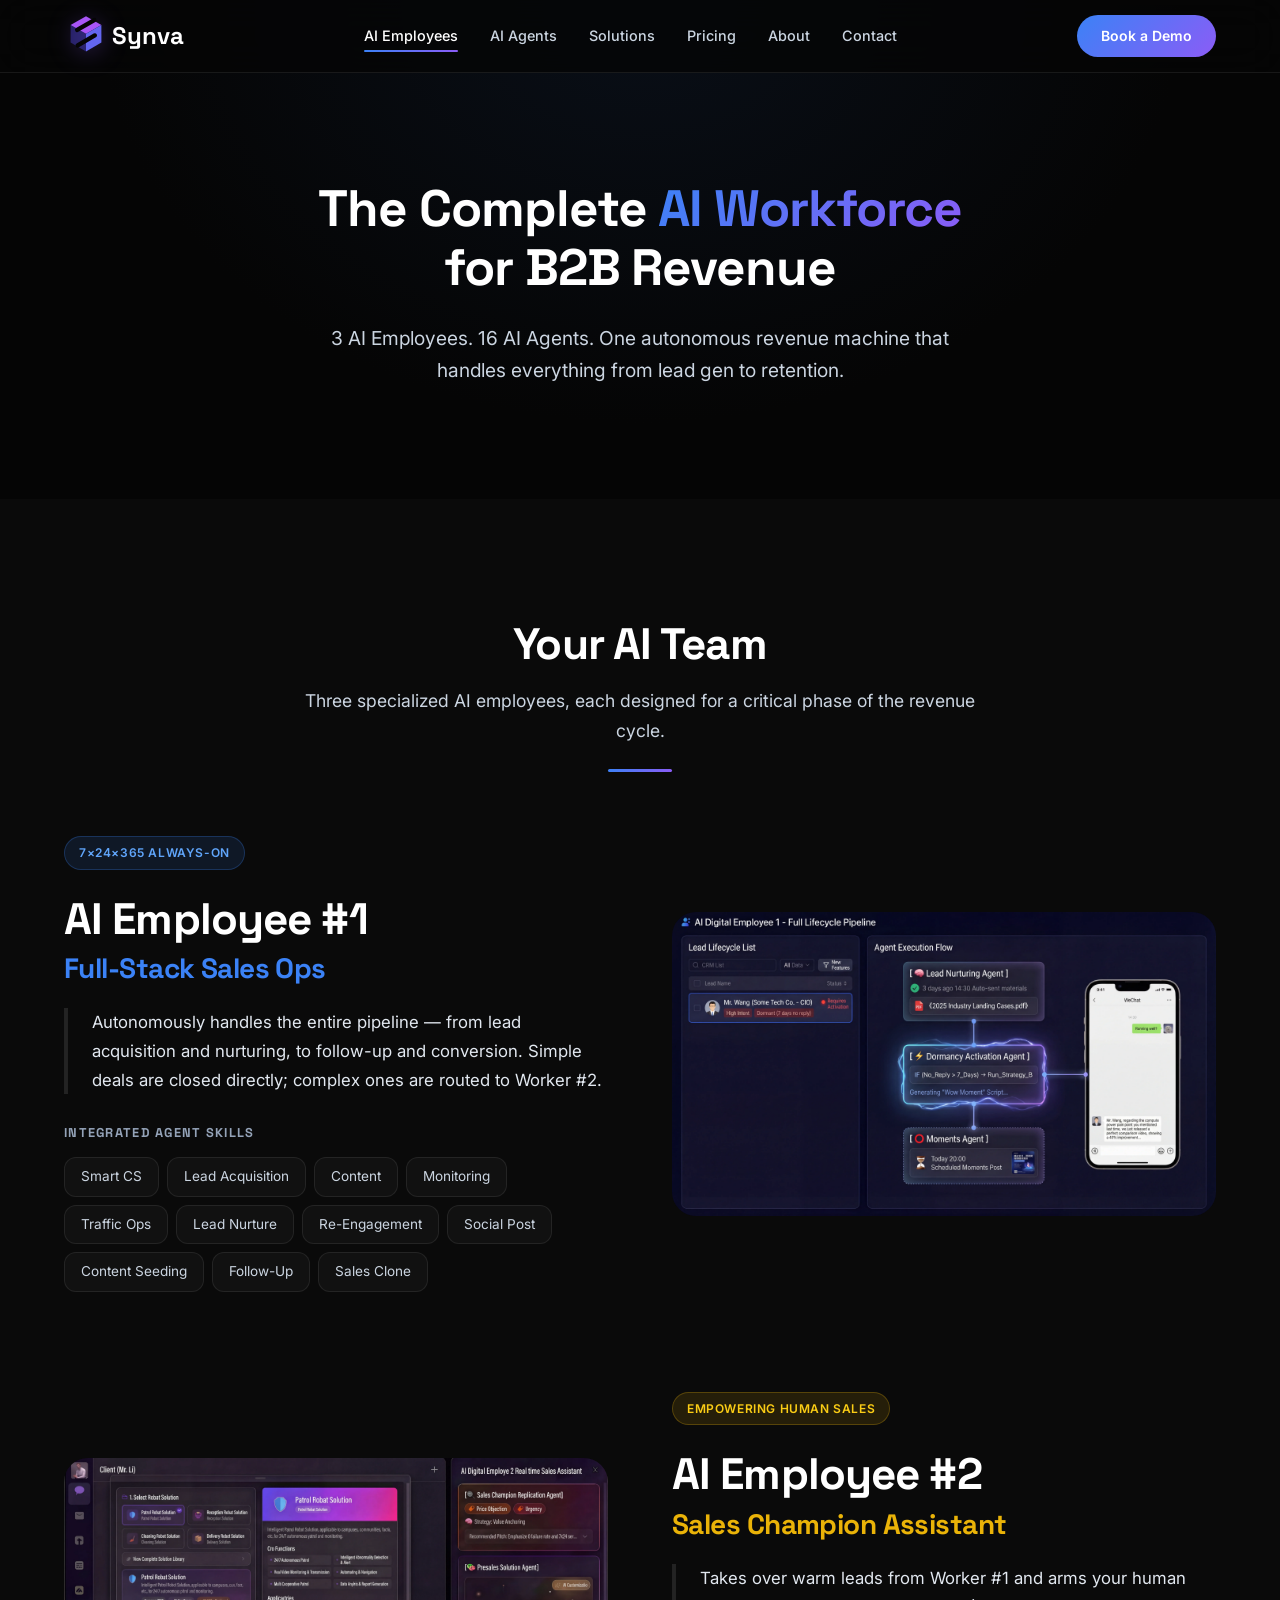
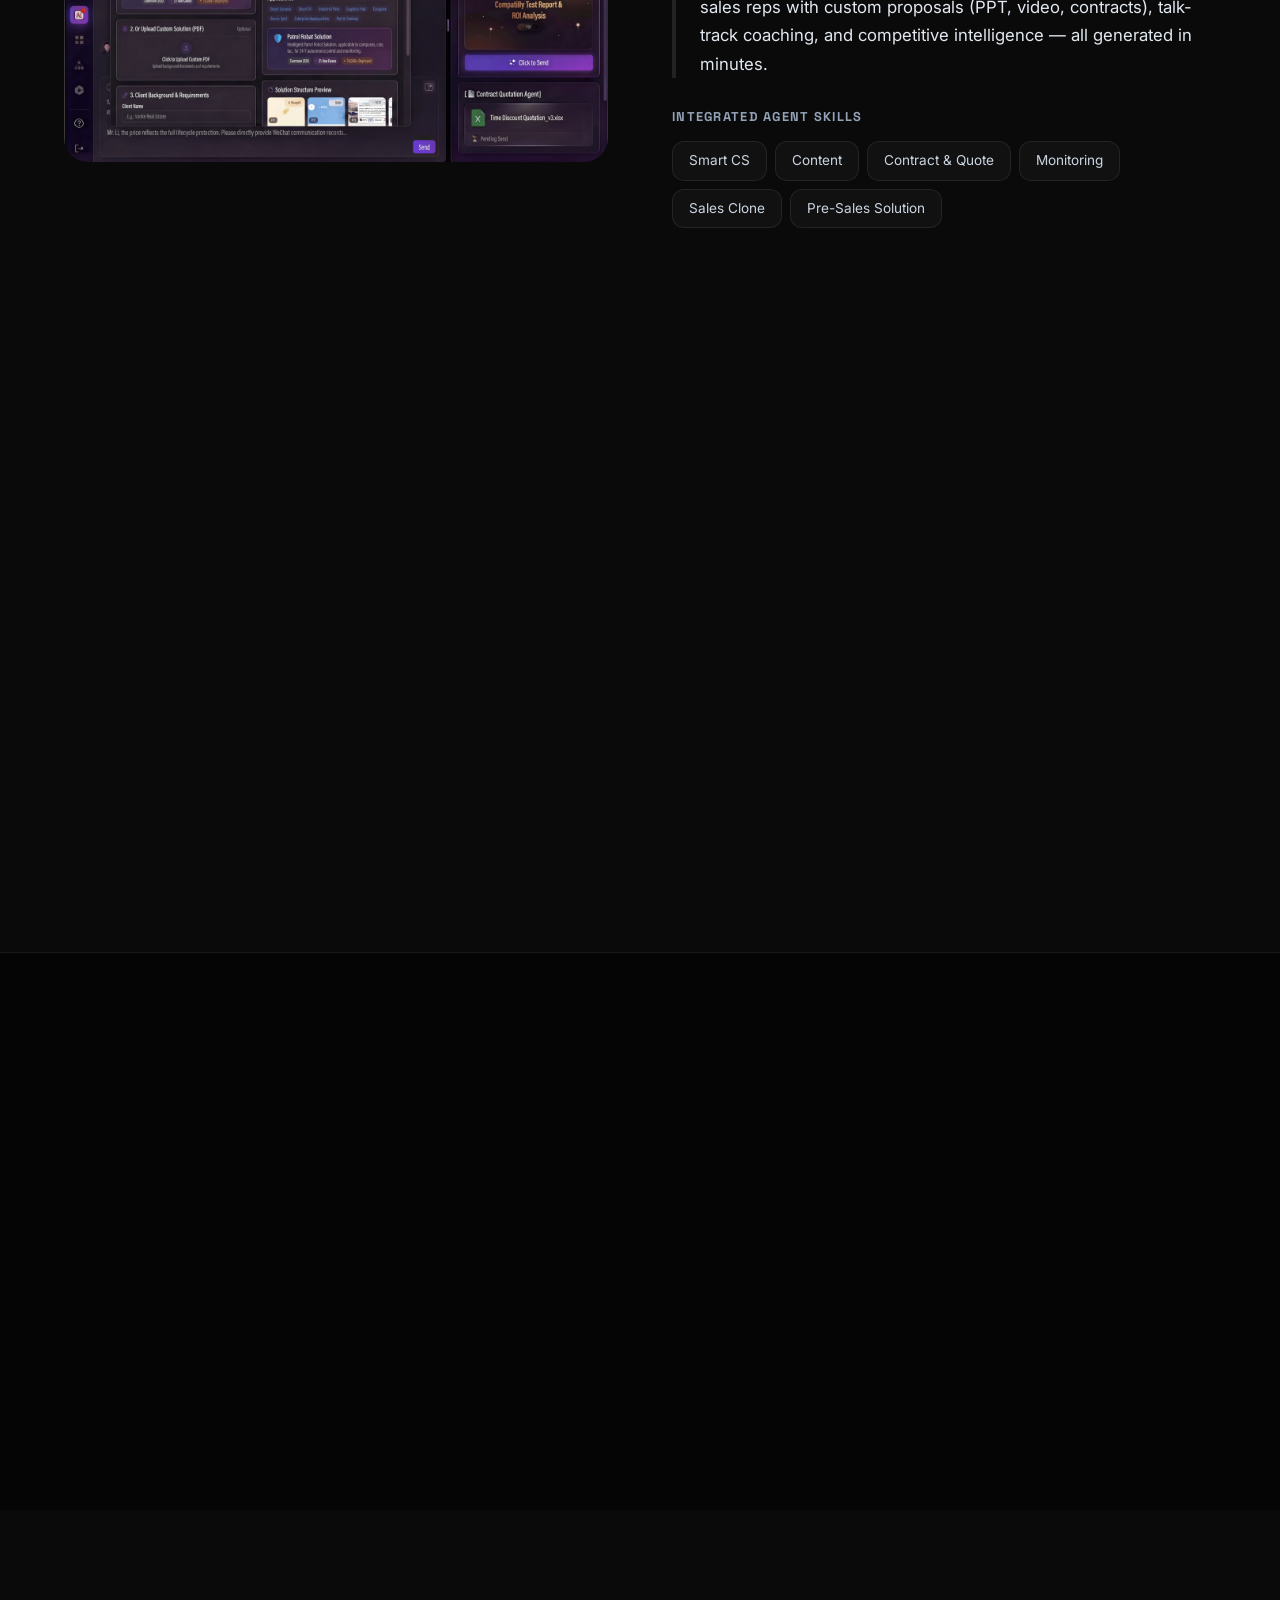
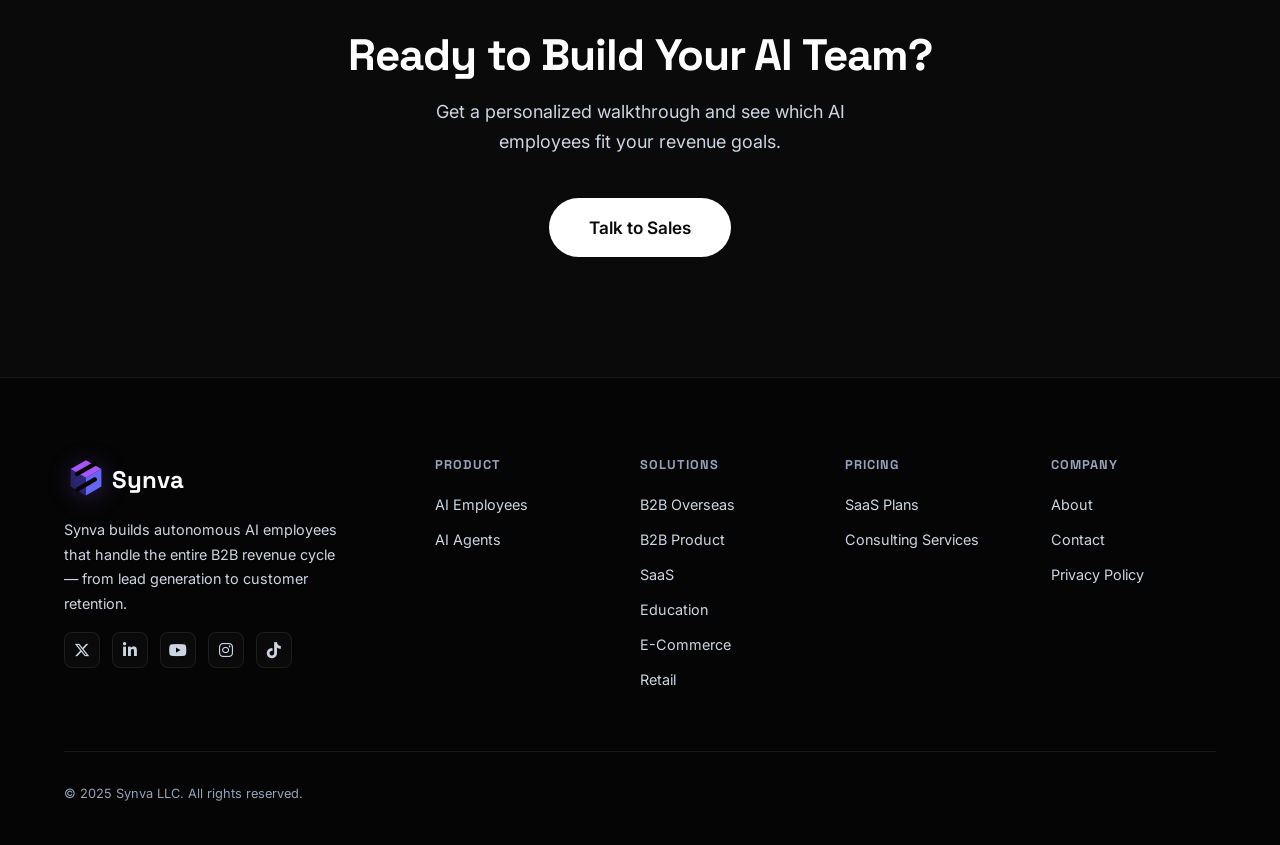
<file: product.html>
<!DOCTYPE html>
<html lang="en">
<head>
  <meta charset="UTF-8">
  <meta name="viewport" content="width=device-width, initial-scale=1.0">
  <title>AI Employees — 3 Digital Employees for B2B Revenue | Synva.ai</title>
  <meta name="description" content="Meet Synva's 3 AI Employees: Full-Stack Sales Ops, Sales Champion Assistant, and Delivery & Retention — covering the entire B2B revenue cycle autonomously.">
  <link rel="icon" href="favicon.ico">
  <link rel="preconnect" href="https://fonts.googleapis.com">
  <link rel="preconnect" href="https://fonts.gstatic.com" crossorigin>
  <link rel="preload" as="style" href="https://fonts.googleapis.com/css2?family=Inter:wght@300;400;500;600;700;800;900&family=Space+Grotesk:wght@400;500;600;700&display=swap">
  <link rel="stylesheet" href="https://fonts.googleapis.com/css2?family=Inter:wght@300;400;500;600;700;800;900&family=Space+Grotesk:wght@400;500;600;700&display=swap">
  <link rel="stylesheet" href="css/style.css">
  <link rel="stylesheet" href="https://cdnjs.cloudflare.com/ajax/libs/font-awesome/6.5.1/css/all.min.css">
</head>
<body>

  <!-- ===== Header ===== -->
  <header class="header">
    <div class="header__inner">
      <a href="index.html" class="header__logo">
        <svg width="44" height="44" viewBox="0 0 40 40" fill="none" xmlns="http://www.w3.org/2000/svg" style="filter: drop-shadow(0 4px 12px rgba(139, 92, 246, 0.3));">
          <path d="M 20 2 L 34 10 L 20 18 L 6 10 Z" fill="#a855f7" />
          <path d="M 34 10 L 34 26 L 20 34 L 20 18 Z" fill="#6366f1" />
          <path d="M 6 10 L 20 18 L 20 34 L 6 26 Z" fill="rgba(79, 70, 229, 0.4)" />
          <path d="M 12 14.5 L 27.5 5.5" stroke="#050505" stroke-width="4" stroke-linecap="round"/>
          <path d="M 28 19.5 L 12.5 28.5" stroke="#050505" stroke-width="4" stroke-linecap="round"/>
        </svg>
        Synva
      </a>
      <nav class="header__nav">
        <a href="product.html" class="active">AI Employees</a>
        <a href="agents.html">AI Agents</a>
        <a href="solutions.html">Solutions</a>
        <a href="pricing.html">Pricing</a>
        <a href="about.html">About</a>
        <a href="contact.html">Contact</a>
      </nav>
      <a href="contact.html" class="header__cta header__cta-desktop">Book a Demo</a>
      <button class="header__mobile-btn" aria-label="Toggle Menu"><span></span><span></span><span></span></button>
    </div>
  </header>

  <!-- ===== Hero ===== -->
  <section class="hero" style="padding-bottom: 64px;">
    <div class="hero__bg"></div>
    <div class="container text-center">
      <h1 class="hero__title" style="font-size: clamp(2rem, 4vw, 3.8rem);">The Complete <span class="text-gradient">AI Workforce</span><br>for B2B Revenue</h1>
      <p class="hero__subtitle">3 AI Employees. 16 AI Agents. One autonomous revenue machine that handles everything from lead gen to retention.</p>
    </div>
  </section>

  <!-- ===== AI Employees Section ===== -->
  <section class="section section--alt" id="workers">
    <div class="container">
      <div class="section-header reveal">
        <h2>Your AI Team</h2>
        <p>Three specialized AI employees, each designed for a critical phase of the revenue cycle.</p>
        <div class="section-header__line"></div>
      </div>

      <!-- Worker #1 -->
      <div class="split reveal" style="margin-bottom: 100px;">
        <div class="split__content">
          <span class="badge badge--blue" style="margin-bottom: 24px;">7×24×365 Always-On</span>
          <h2 style="margin-bottom: 8px;">AI Employee #1</h2>
          <h3 style="color: var(--color-blue); margin-bottom: 24px;">Full-Stack Sales Ops</h3>
          <p style="border-left: 4px solid rgba(255,255,255,0.1); padding-left: 24px; margin-bottom: 32px; font-size: 1.05rem; color: #e2e8f0; line-height: 1.7;">
            Autonomously handles the entire pipeline — from lead acquisition and nurturing, to follow-up and conversion. Simple deals are closed directly; complex ones are routed to Worker #2.
          </p>
          <h4 style="font-size: 0.8rem; text-transform: uppercase; letter-spacing: 0.1em; color: var(--color-text-muted); font-weight: 700; margin-bottom: 16px;">Integrated Agent Skills</h4>
          <div style="display: flex; flex-wrap: wrap; gap: 8px;">
            <span class="skill-tag">Smart CS</span>
            <span class="skill-tag">Lead Acquisition</span>
            <span class="skill-tag">Content</span>
            <span class="skill-tag">Monitoring</span>
            <span class="skill-tag">Traffic Ops</span>
            <span class="skill-tag">Lead Nurture</span>
            <span class="skill-tag">Re-Engagement</span>
            <span class="skill-tag">Social Post</span>
            <span class="skill-tag">Content Seeding</span>
            <span class="skill-tag">Follow-Up</span>
            <span class="skill-tag">Sales Clone</span>
          </div>
        </div>
        <div class="split__media">
          <img src="images/product/AI Employee 1.webp" alt="AI Employee #1 — Full-Stack Sales Operations">
        </div>
      </div>

      <!-- Worker #2 -->
      <div class="split split--reverse reveal" style="margin-bottom: 100px;">
        <div class="split__content">
          <span class="badge badge--yellow" style="margin-bottom: 24px;">Empowering Human Sales</span>
          <h2 style="margin-bottom: 8px;">AI Employee #2</h2>
          <h3 style="color: var(--color-yellow); margin-bottom: 24px;">Sales Champion Assistant</h3>
          <p style="border-left: 4px solid rgba(255,255,255,0.1); padding-left: 24px; margin-bottom: 32px; font-size: 1.05rem; color: #e2e8f0; line-height: 1.7;">
            Takes over warm leads from Worker #1 and arms your human sales reps with custom proposals (PPT, video, contracts), talk-track coaching, and competitive intelligence — all generated in minutes.
          </p>
          <h4 style="font-size: 0.8rem; text-transform: uppercase; letter-spacing: 0.1em; color: var(--color-text-muted); font-weight: 700; margin-bottom: 16px;">Integrated Agent Skills</h4>
          <div style="display: flex; flex-wrap: wrap; gap: 8px;">
            <span class="skill-tag">Smart CS</span>
            <span class="skill-tag">Content</span>
            <span class="skill-tag">Contract & Quote</span>
            <span class="skill-tag">Monitoring</span>
            <span class="skill-tag">Sales Clone</span>
            <span class="skill-tag">Pre-Sales Solution</span>
          </div>
        </div>
        <div class="split__media">
          <img src="images/product/AI Employee 2.webp" alt="AI Employee #2 — Sales Champion Assistant">
        </div>
      </div>

      <!-- Worker #3 -->
      <div class="split reveal" style="margin-bottom: 48px;">
        <div class="split__content">
          <span class="badge badge--purple" style="margin-bottom: 24px;">Post-Sale · Retention · Growth</span>
          <h2 style="margin-bottom: 8px;">AI Employee #3</h2>
          <h3 style="color: var(--color-purple); margin-bottom: 24px;">Delivery & Retention Ops</h3>
          <p style="border-left: 4px solid rgba(255,255,255,0.1); padding-left: 24px; margin-bottom: 32px; font-size: 1.05rem; color: #e2e8f0; line-height: 1.7;">
            Seamlessly onboards closed customers, automates product delivery, and continuously drives upsells, renewals, and referrals — turning every customer into a growth engine.
          </p>
          <h4 style="font-size: 0.8rem; text-transform: uppercase; letter-spacing: 0.1em; color: var(--color-text-muted); font-weight: 700; margin-bottom: 16px;">Integrated Agent Skills</h4>
          <div style="display: flex; flex-wrap: wrap; gap: 8px;">
            <span class="skill-tag">Smart CS</span>
            <span class="skill-tag">Content</span>
            <span class="skill-tag">Contract & Quote</span>
            <span class="skill-tag">Monitoring</span>
            <span class="skill-tag">Traffic Ops</span>
            <span class="skill-tag">Social Post</span>
            <span class="skill-tag">Content Seeding</span>
            <span class="skill-tag">Follow-Up</span>
            <span class="skill-tag">Sales Clone</span>
            <span class="skill-tag">Delivery</span>
            <span class="skill-tag">Upsell & Renew</span>
            <span class="skill-tag">Referral</span>
          </div>
        </div>
        <div class="split__media">
          <img src="images/product/AI Employee 3.webp" alt="AI Employee #3 — Delivery & Retention Operations">
        </div>
      </div>
    </div>
  </section>

  <!-- ===== Integrations ===== -->
  <section class="section section--border-top text-center" id="integrations">
    <div class="container reveal">
      <div class="section-header">
        <h2>Works With Your Existing Stack</h2>
        <p>Synva integrates seamlessly with leading CRM, messaging, and productivity tools.</p>
      </div>
      <div style="display: flex; flex-wrap: wrap; justify-content: center; gap: 24px; max-width: 700px; margin: 0 auto;">
        <div style="background: var(--color-bg-alt); border: 1px solid var(--color-border); border-radius: var(--radius-lg); padding: 20px 32px; font-size: 0.95rem; color: var(--color-text-secondary);">Salesforce</div>
        <div style="background: var(--color-bg-alt); border: 1px solid var(--color-border); border-radius: var(--radius-lg); padding: 20px 32px; font-size: 0.95rem; color: var(--color-text-secondary);">HubSpot</div>
        <div style="background: var(--color-bg-alt); border: 1px solid var(--color-border); border-radius: var(--radius-lg); padding: 20px 32px; font-size: 0.95rem; color: var(--color-text-secondary);">Slack</div>
        <div style="background: var(--color-bg-alt); border: 1px solid var(--color-border); border-radius: var(--radius-lg); padding: 20px 32px; font-size: 0.95rem; color: var(--color-text-secondary);">Gmail</div>
        <div style="background: var(--color-bg-alt); border: 1px solid var(--color-border); border-radius: var(--radius-lg); padding: 20px 32px; font-size: 0.95rem; color: var(--color-text-secondary);">Outreach</div>
        <div style="background: var(--color-bg-alt); border: 1px solid var(--color-border); border-radius: var(--radius-lg); padding: 20px 32px; font-size: 0.95rem; color: var(--color-text-secondary);">Zapier</div>
        <div style="background: var(--color-bg-alt); border: 1px solid var(--color-border); border-radius: var(--radius-lg); padding: 20px 32px; font-size: 0.95rem; color: var(--color-text-secondary);">Notion</div>
        <div style="background: var(--color-bg-alt); border: 1px solid var(--color-border); border-radius: var(--radius-lg); padding: 20px 32px; font-size: 0.95rem; color: var(--color-text-secondary);">Calendly</div>
      </div>
    </div>
  </section>

  <!-- ===== CTA ===== -->
  <section class="section section--alt text-center">
    <div class="container reveal">
      <h2 style="margin-bottom: 16px;">Ready to Build Your AI Team?</h2>
      <p style="margin-bottom: 40px; max-width: 480px; margin-left: auto; margin-right: auto;">Get a personalized walkthrough and see which AI employees fit your revenue goals.</p>
      <a href="contact.html" class="btn btn--white btn--lg">Talk to Sales</a>
    </div>
  </section>

  <footer class="footer">
    <div class="container">
      <div class="footer__grid">
        <div class="footer__brand">
          <a href="index.html" class="header__logo" style="margin-bottom: 8px;">
        <svg width="44" height="44" viewBox="0 0 40 40" fill="none" xmlns="http://www.w3.org/2000/svg" style="filter: drop-shadow(0 4px 12px rgba(139, 92, 246, 0.3));">
          <path d="M 20 2 L 34 10 L 20 18 L 6 10 Z" fill="#a855f7" />
          <path d="M 34 10 L 34 26 L 20 34 L 20 18 Z" fill="#6366f1" />
          <path d="M 6 10 L 20 18 L 20 34 L 6 26 Z" fill="rgba(79, 70, 229, 0.4)" />
          <path d="M 12 14.5 L 27.5 5.5" stroke="#050505" stroke-width="4" stroke-linecap="round"/>
          <path d="M 28 19.5 L 12.5 28.5" stroke="#050505" stroke-width="4" stroke-linecap="round"/>
        </svg>
        Synva
      </a>
          <p>Synva builds autonomous AI employees that handle the entire B2B revenue cycle — from lead generation to customer retention.</p>
          <div style="display: flex; gap: 12px; margin-top: 16px;">
            <a href="#" target="_blank" aria-label="X" style="width: 36px; height: 36px; border-radius: 8px; background: var(--color-bg-alt); border: 1px solid var(--color-border); display: flex; align-items: center; justify-content: center; color: var(--color-text-secondary); transition: var(--transition-base);"><i class="fab fa-x-twitter"></i></a>
            <a href="#" target="_blank" aria-label="LinkedIn" style="width: 36px; height: 36px; border-radius: 8px; background: var(--color-bg-alt); border: 1px solid var(--color-border); display: flex; align-items: center; justify-content: center; color: var(--color-text-secondary); transition: var(--transition-base);"><i class="fab fa-linkedin-in"></i></a>
            <a href="#" target="_blank" aria-label="YouTube" style="width: 36px; height: 36px; border-radius: 8px; background: var(--color-bg-alt); border: 1px solid var(--color-border); display: flex; align-items: center; justify-content: center; color: var(--color-text-secondary); transition: var(--transition-base);"><i class="fab fa-youtube"></i></a>
            <a href="#" target="_blank" aria-label="Instagram" style="width: 36px; height: 36px; border-radius: 8px; background: var(--color-bg-alt); border: 1px solid var(--color-border); display: flex; align-items: center; justify-content: center; color: var(--color-text-secondary); transition: var(--transition-base);"><i class="fab fa-instagram"></i></a>
            <a href="#" target="_blank" aria-label="TikTok" style="width: 36px; height: 36px; border-radius: 8px; background: var(--color-bg-alt); border: 1px solid var(--color-border); display: flex; align-items: center; justify-content: center; color: var(--color-text-secondary); transition: var(--transition-base);"><i class="fab fa-tiktok"></i></a>
          </div>
        </div>
        <div><h4 class="footer__heading">Product</h4><div class="footer__links"><a href="product.html">AI Employees</a><a href="agents.html">AI Agents</a></div></div>
        <div><h4 class="footer__heading">Solutions</h4><div class="footer__links"><a href="solutions.html#b2b-overseas">B2B Overseas</a><a href="solutions.html#b2b-industrial">B2B Product</a><a href="solutions.html#saas">SaaS</a><a href="solutions.html#education">Education</a><a href="solutions.html#ecommerce">E-Commerce</a><a href="solutions.html#retail">Retail</a></div></div>
        <div><h4 class="footer__heading">Pricing</h4><div class="footer__links"><a href="pricing.html">SaaS Plans</a><a href="pricing.html">Consulting Services</a></div></div>
        <div><h4 class="footer__heading">Company</h4><div class="footer__links"><a href="about.html">About</a><a href="contact.html">Contact</a><a href="privacy.html">Privacy Policy</a></div></div>
      </div>
      <div class="footer__bottom">
        <span>&copy; 2025 Synva LLC. All rights reserved.</span>
      </div>
    </div>
  </footer>

  <script src="js/main.js"></script>
</body>
</html>
</file>
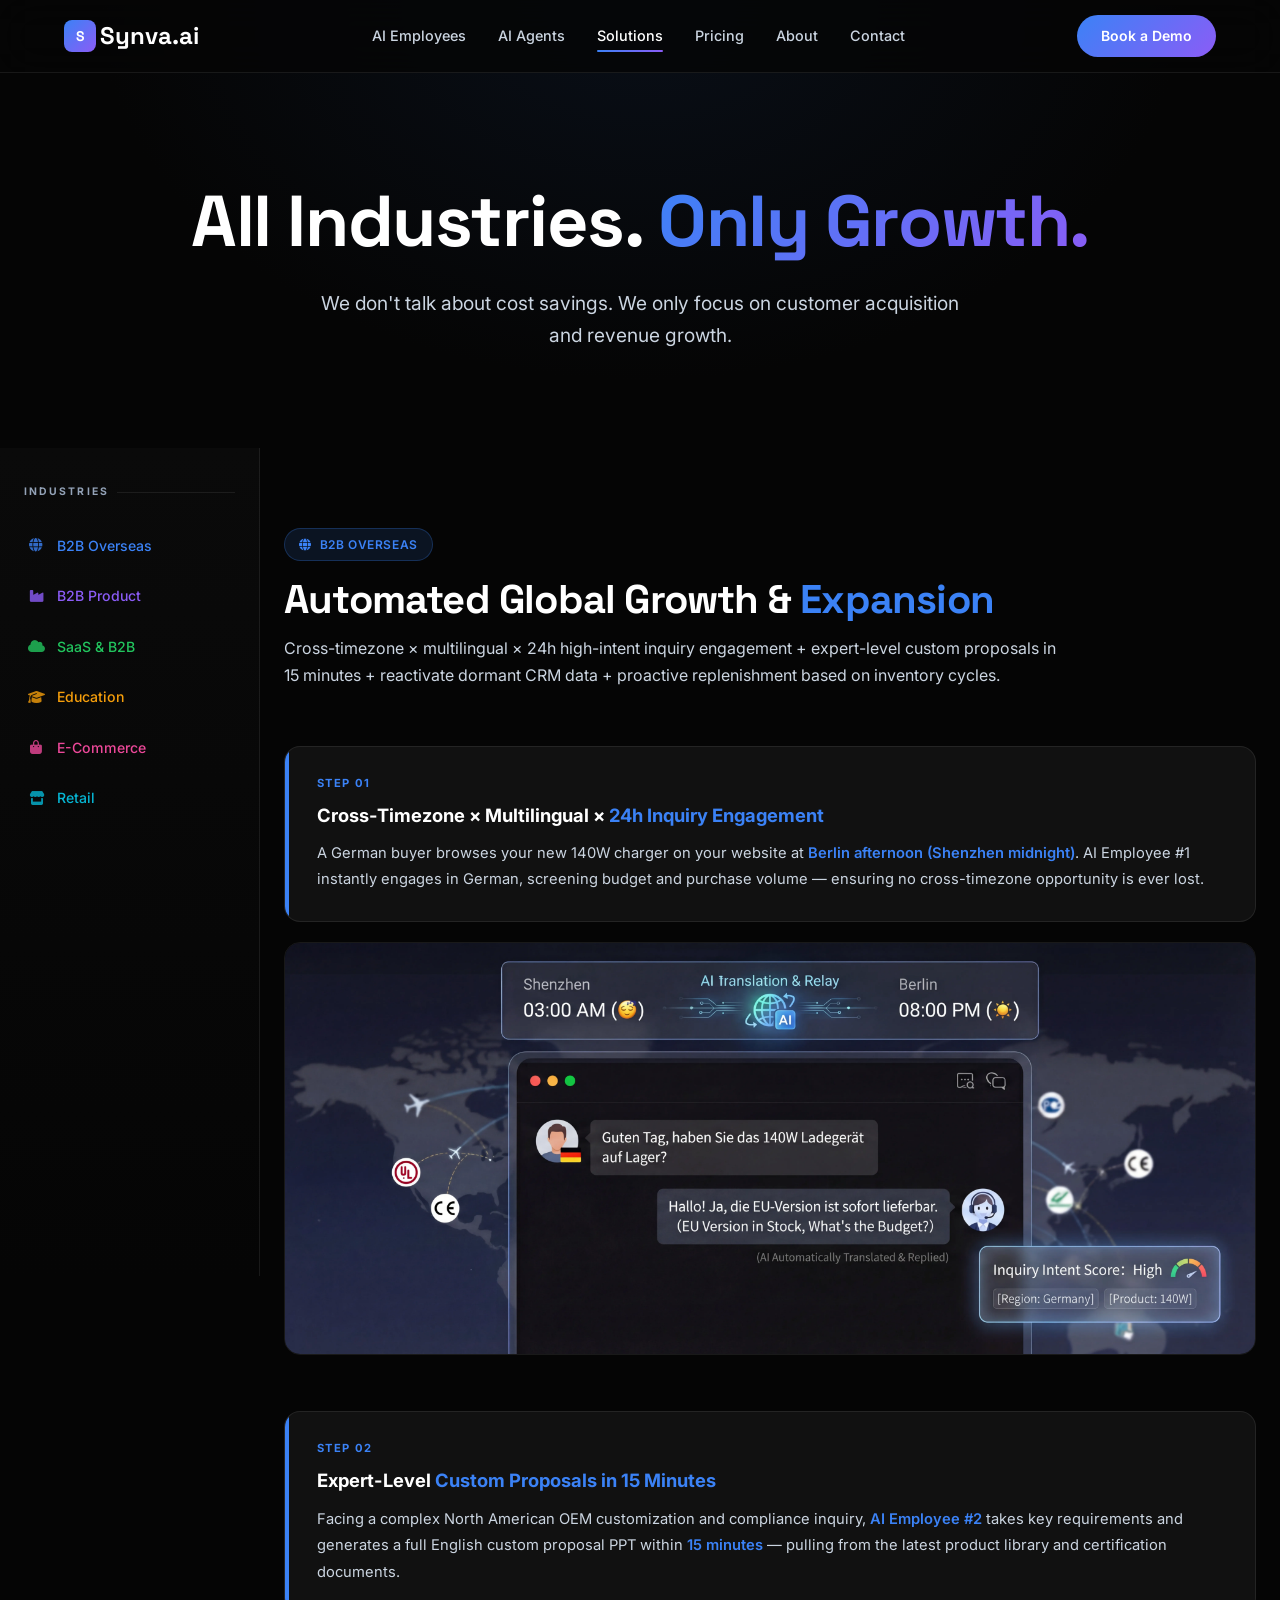
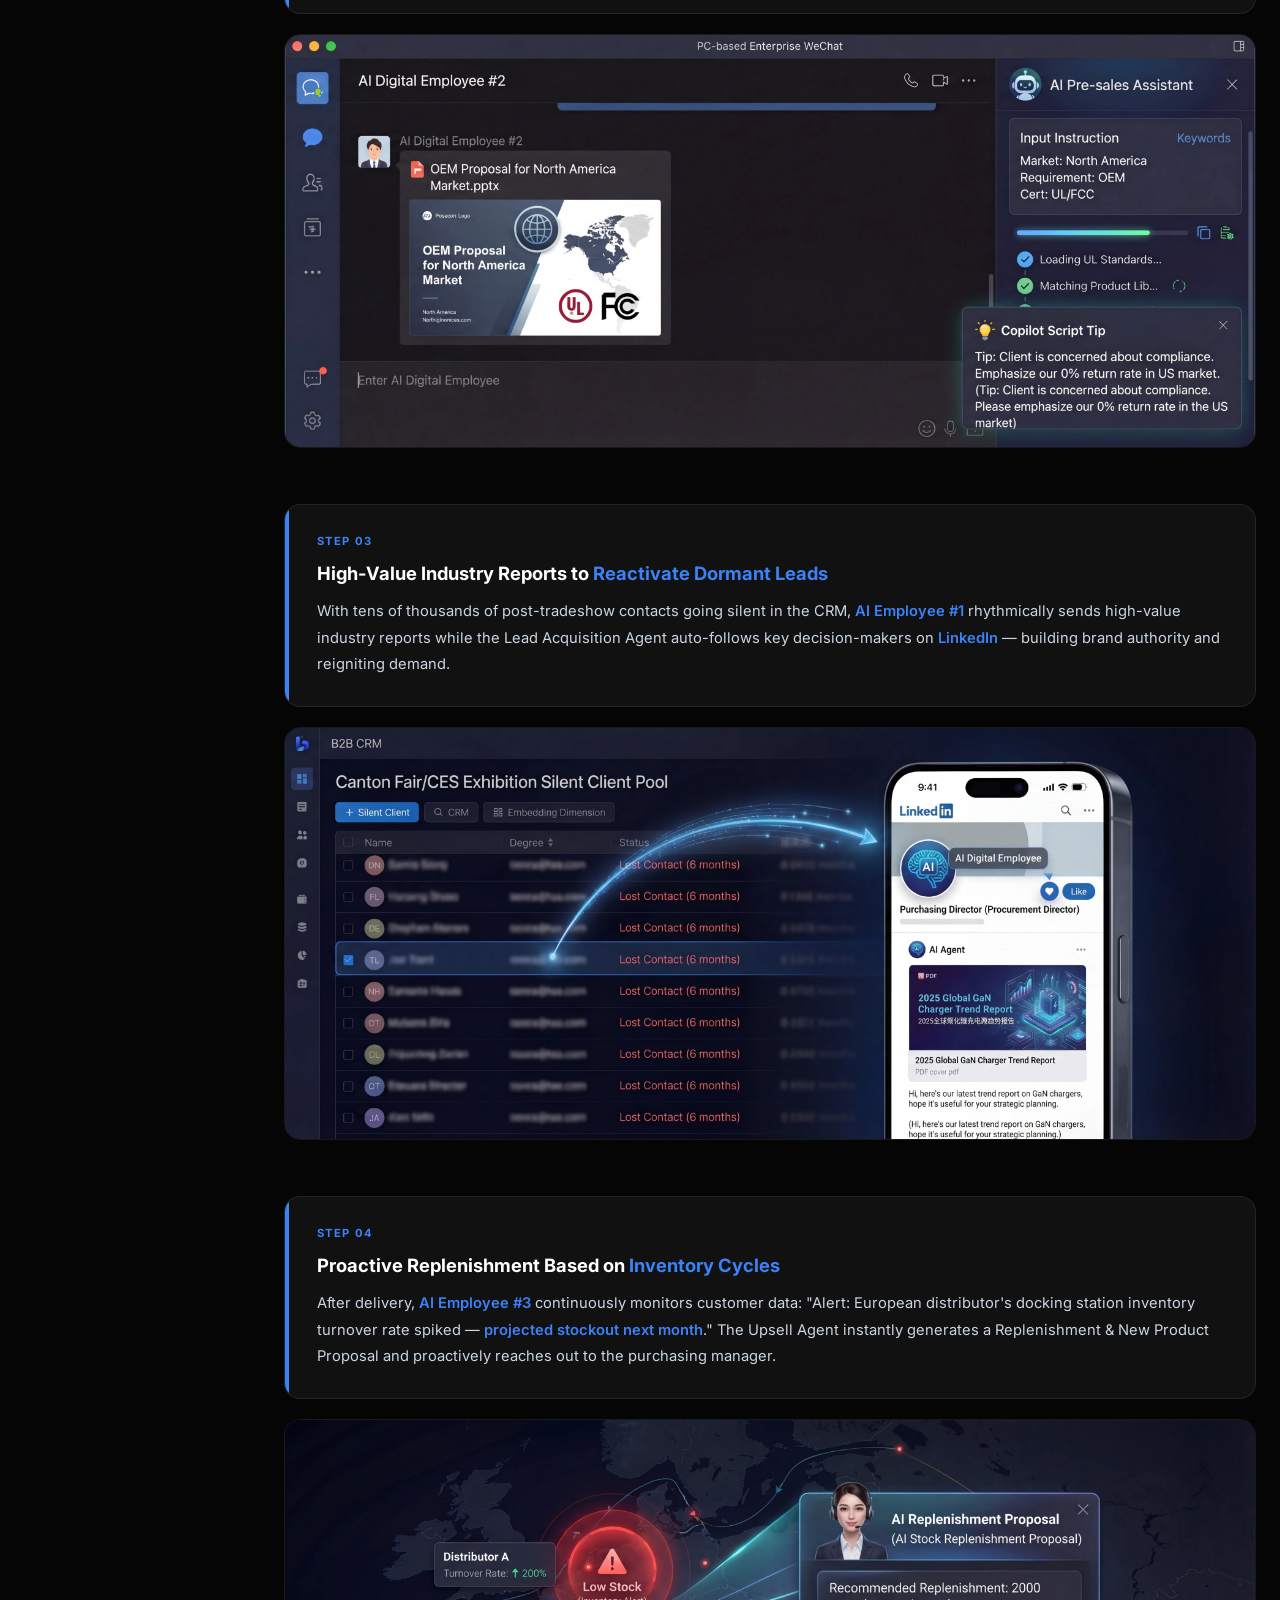
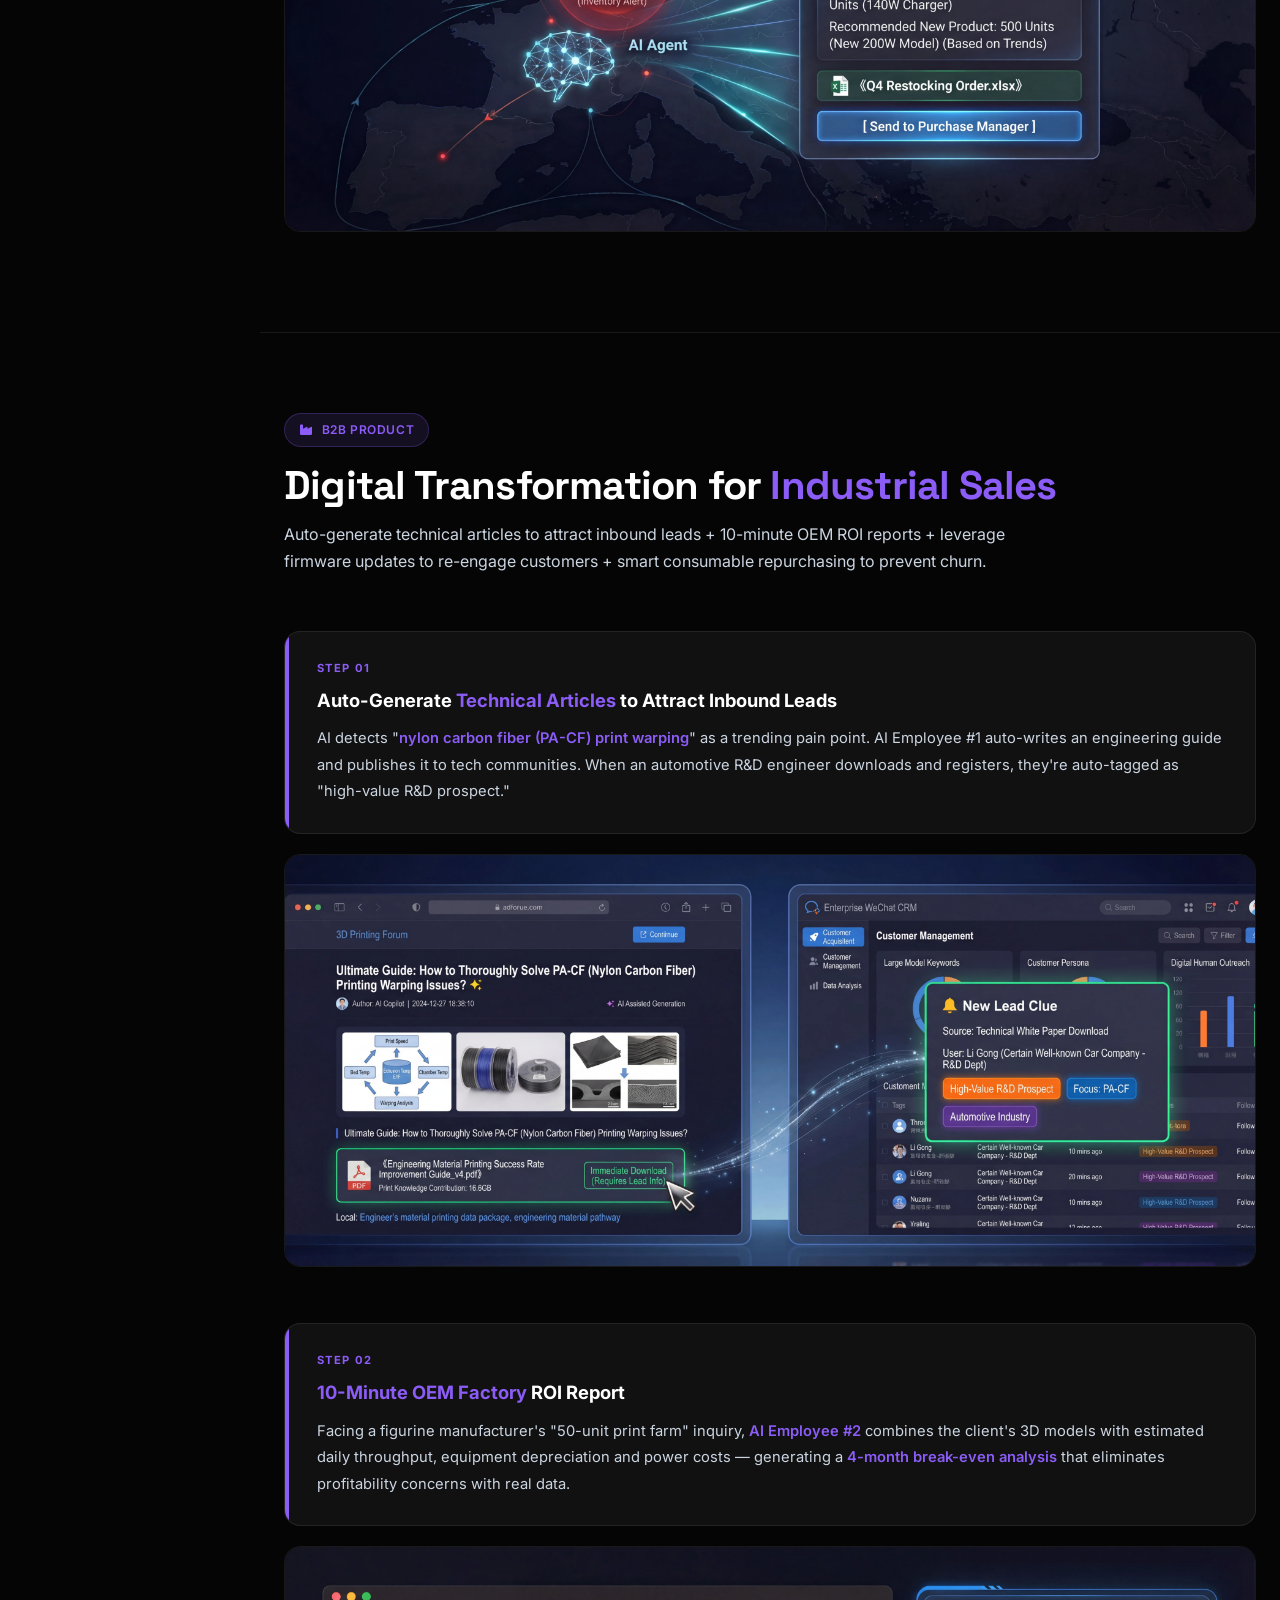
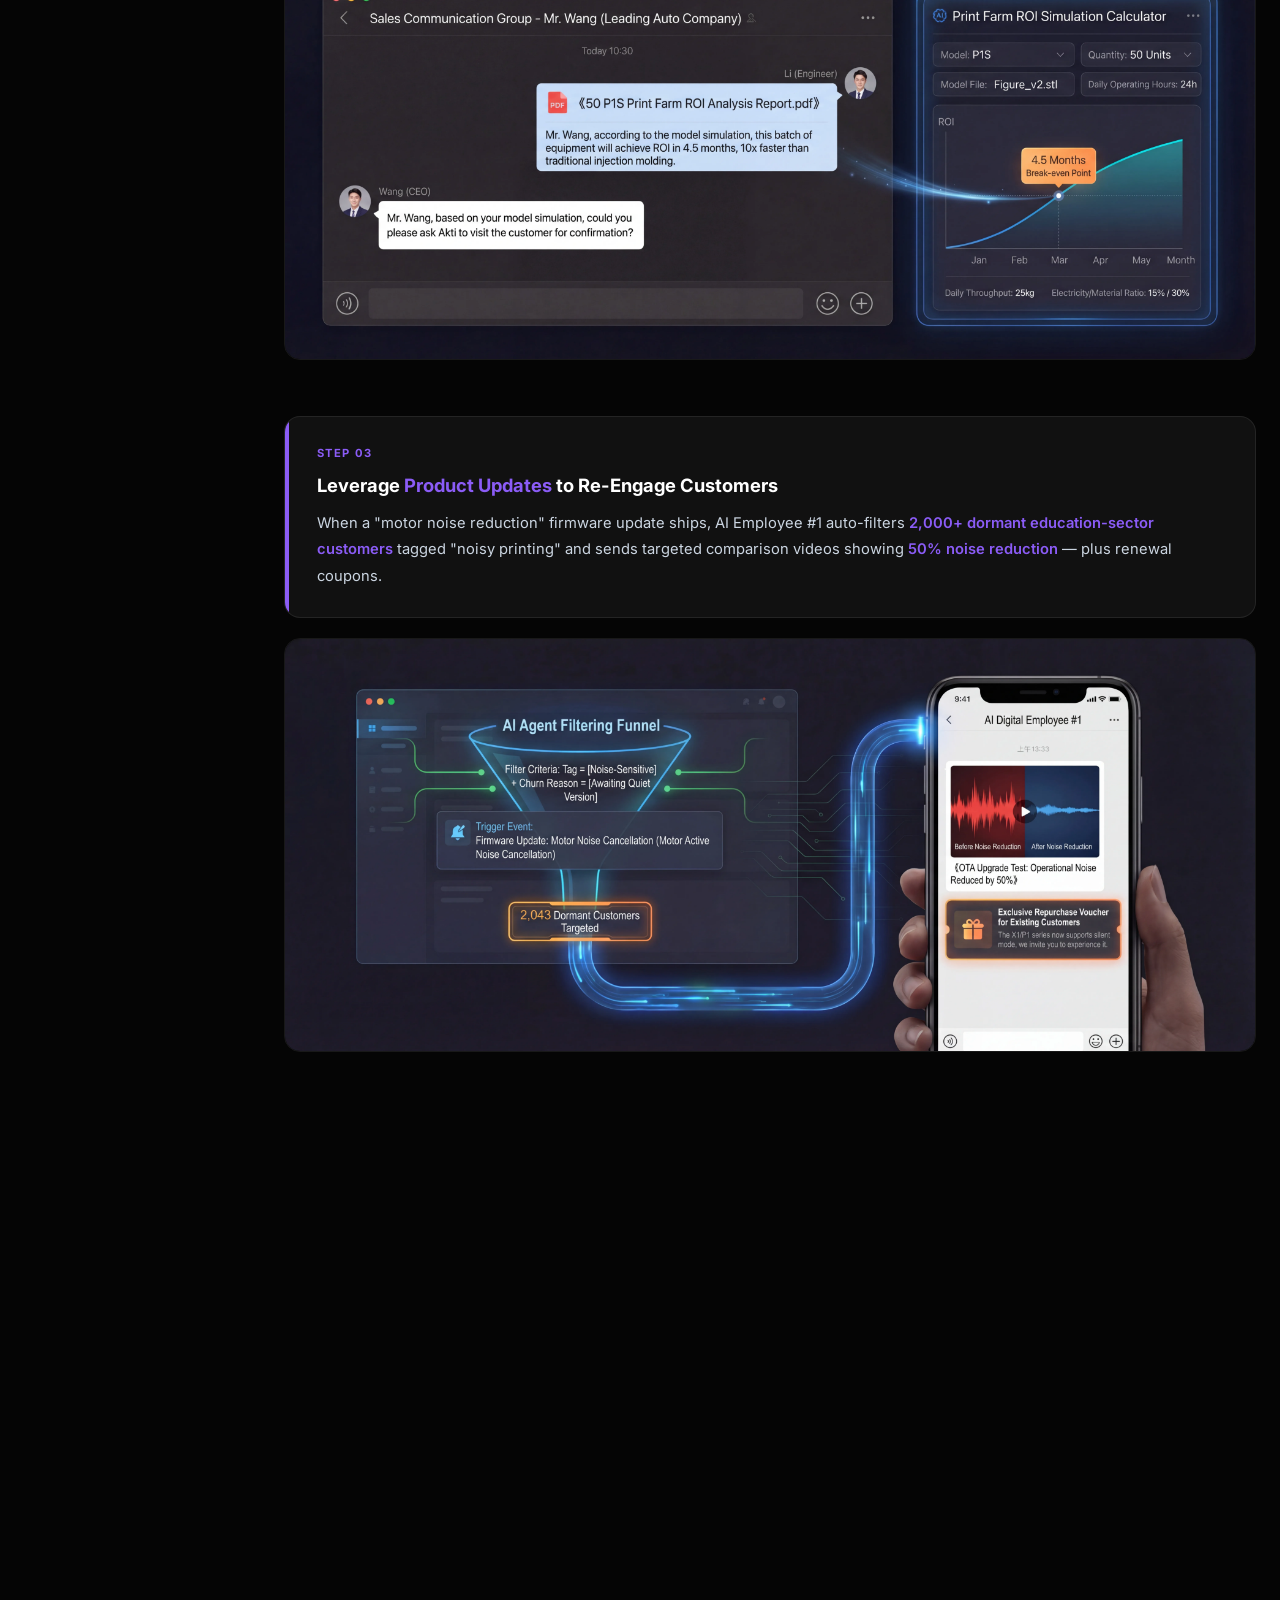
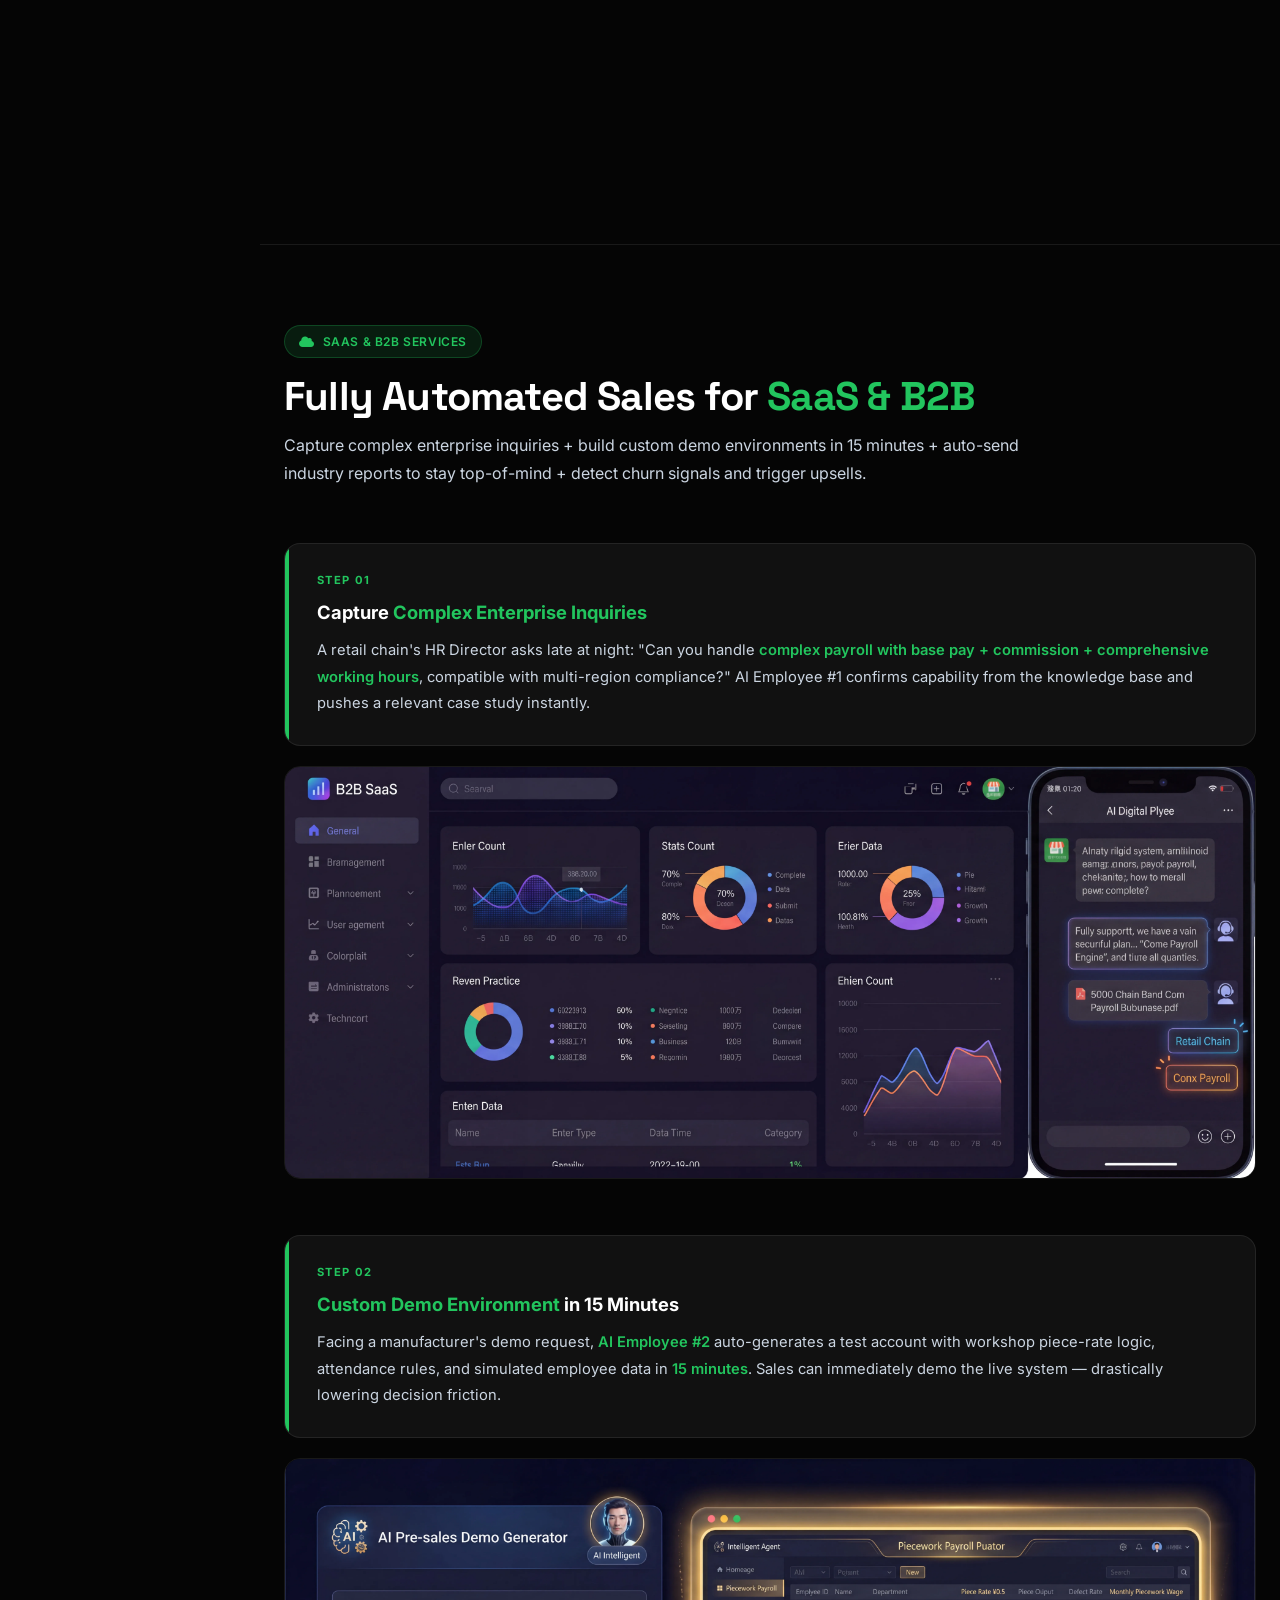
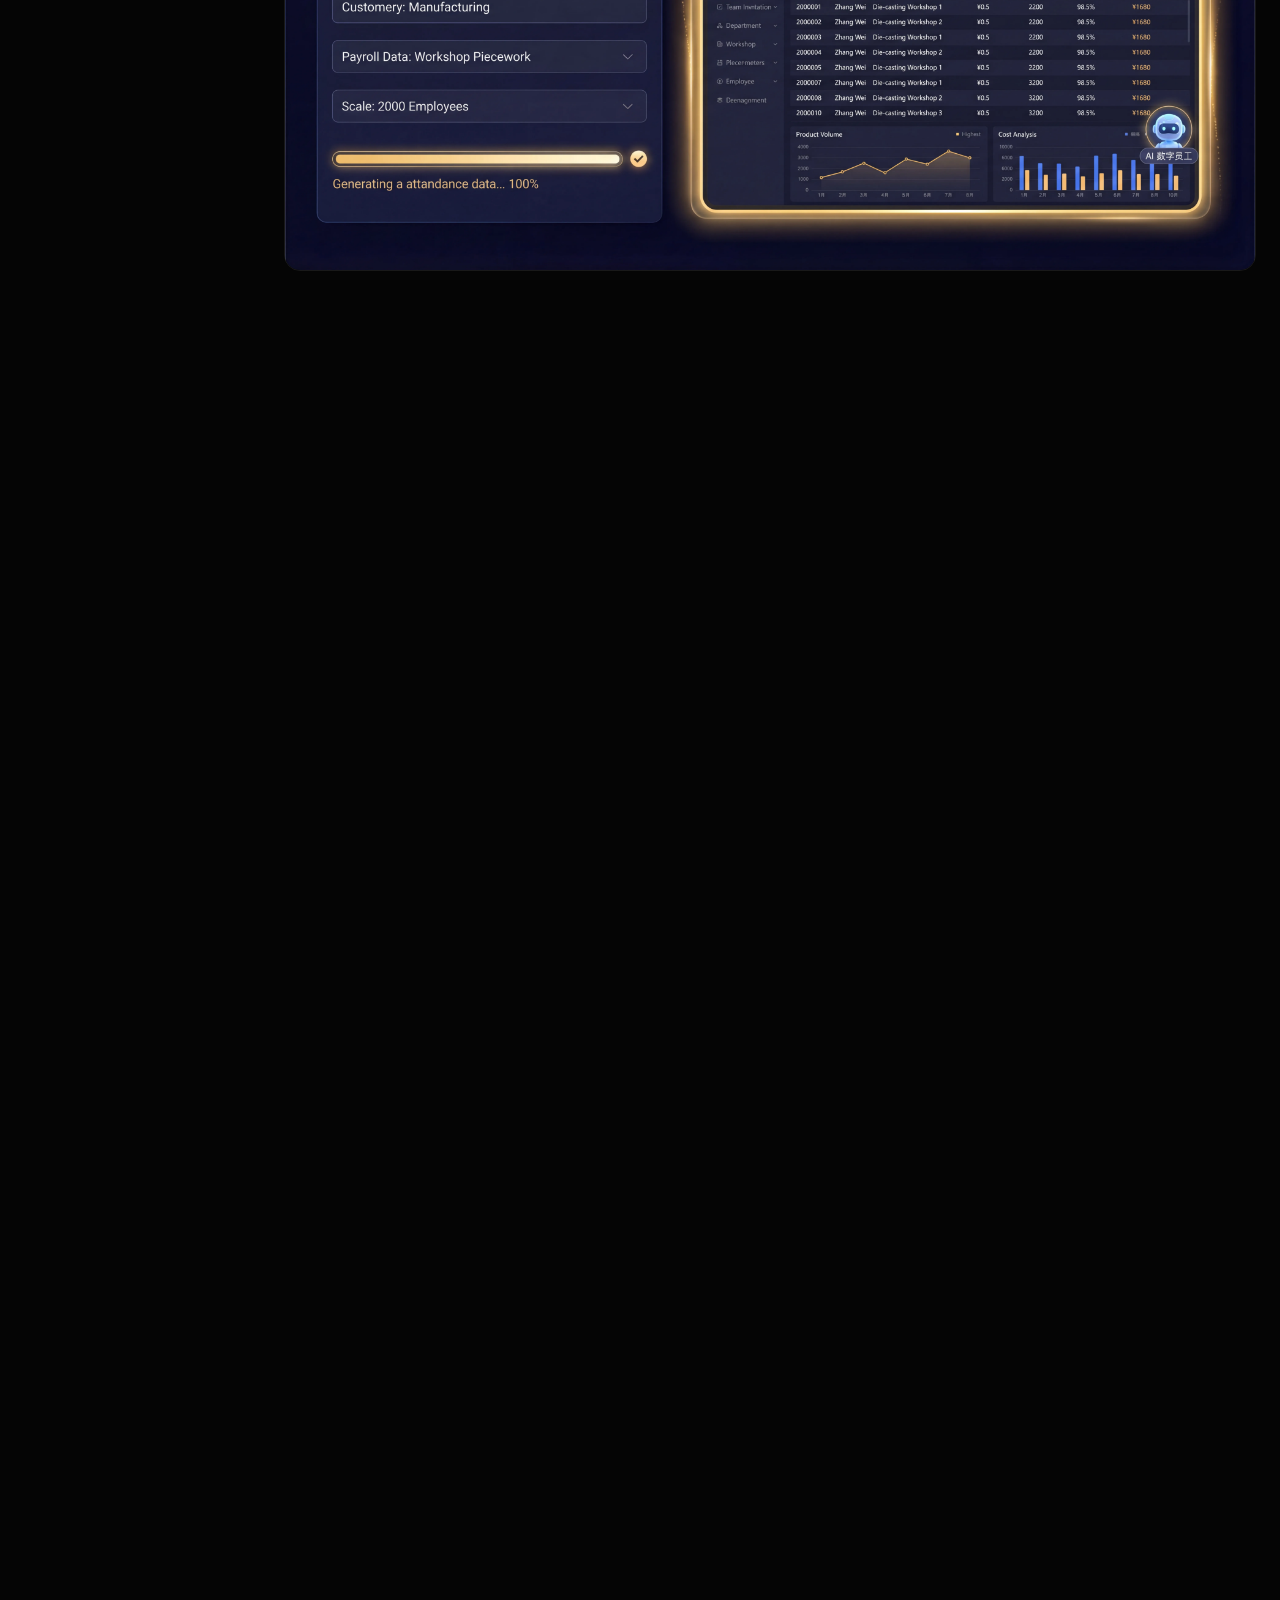
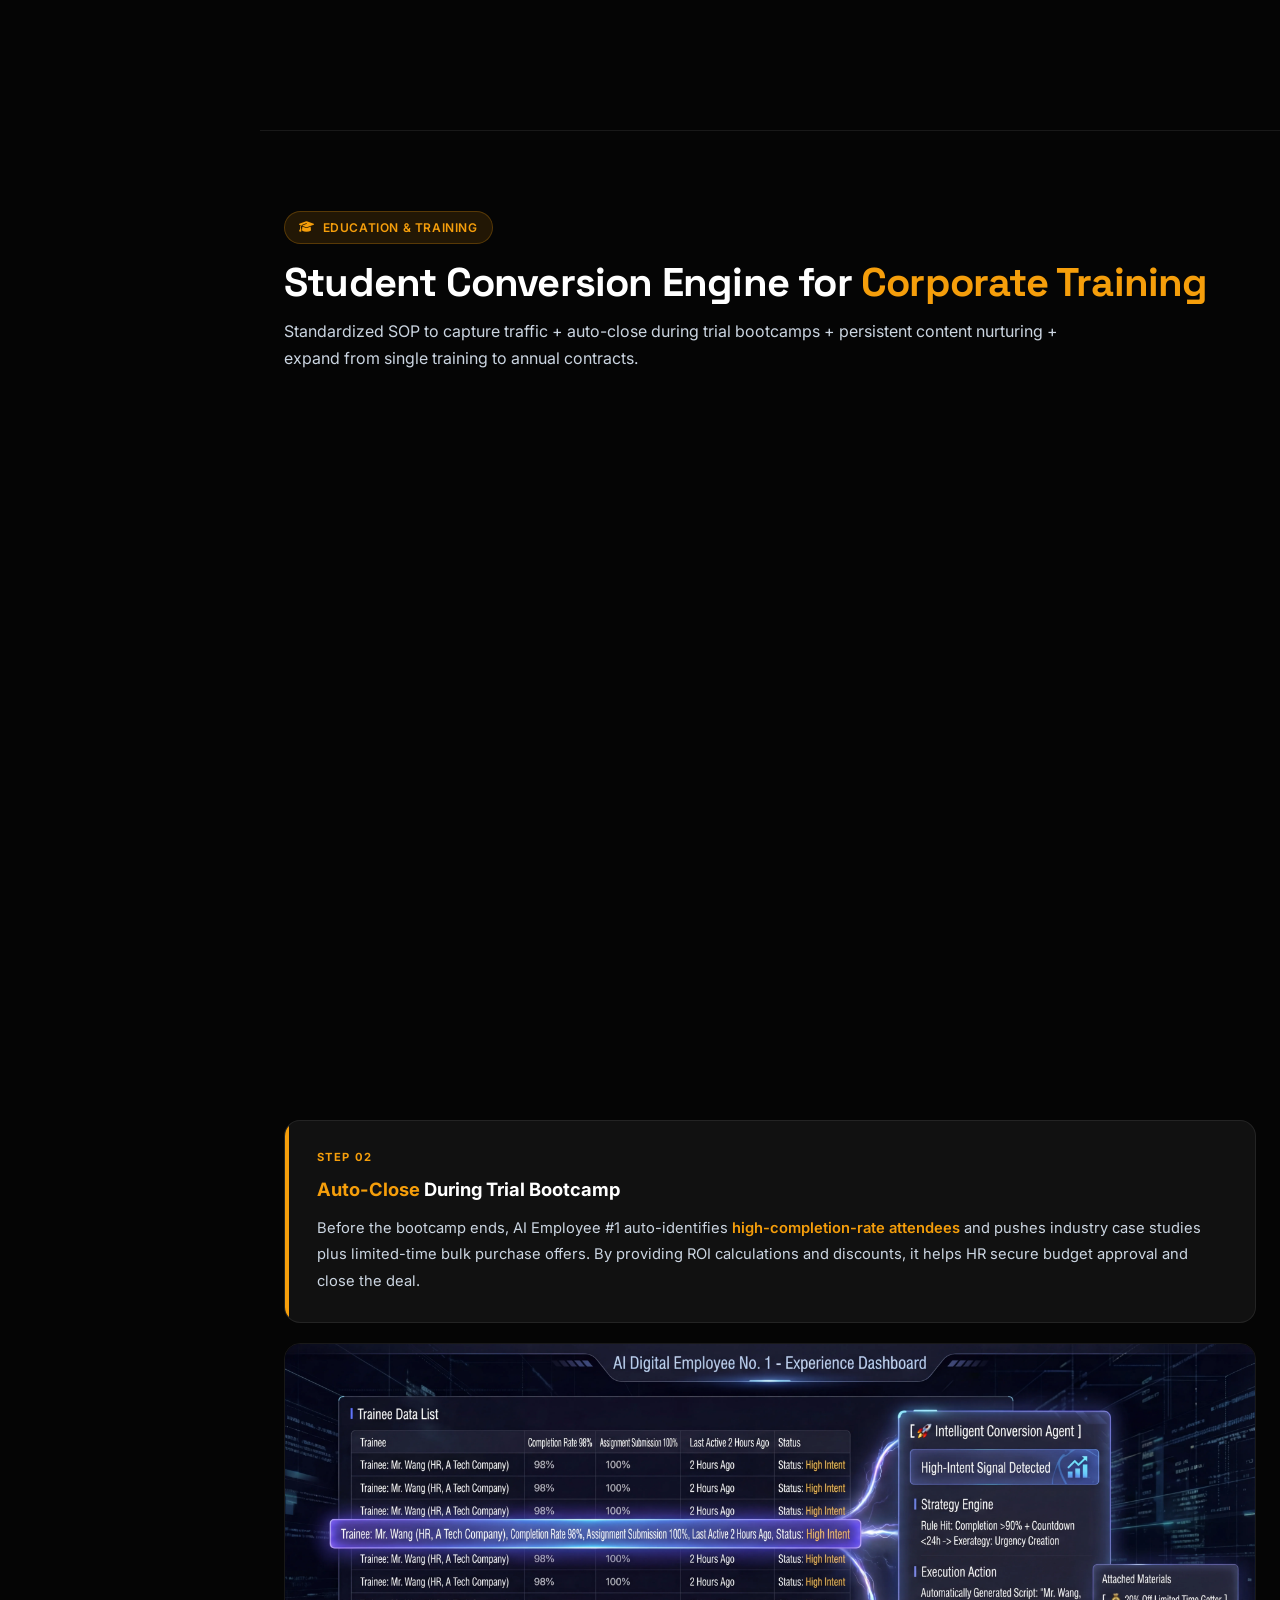
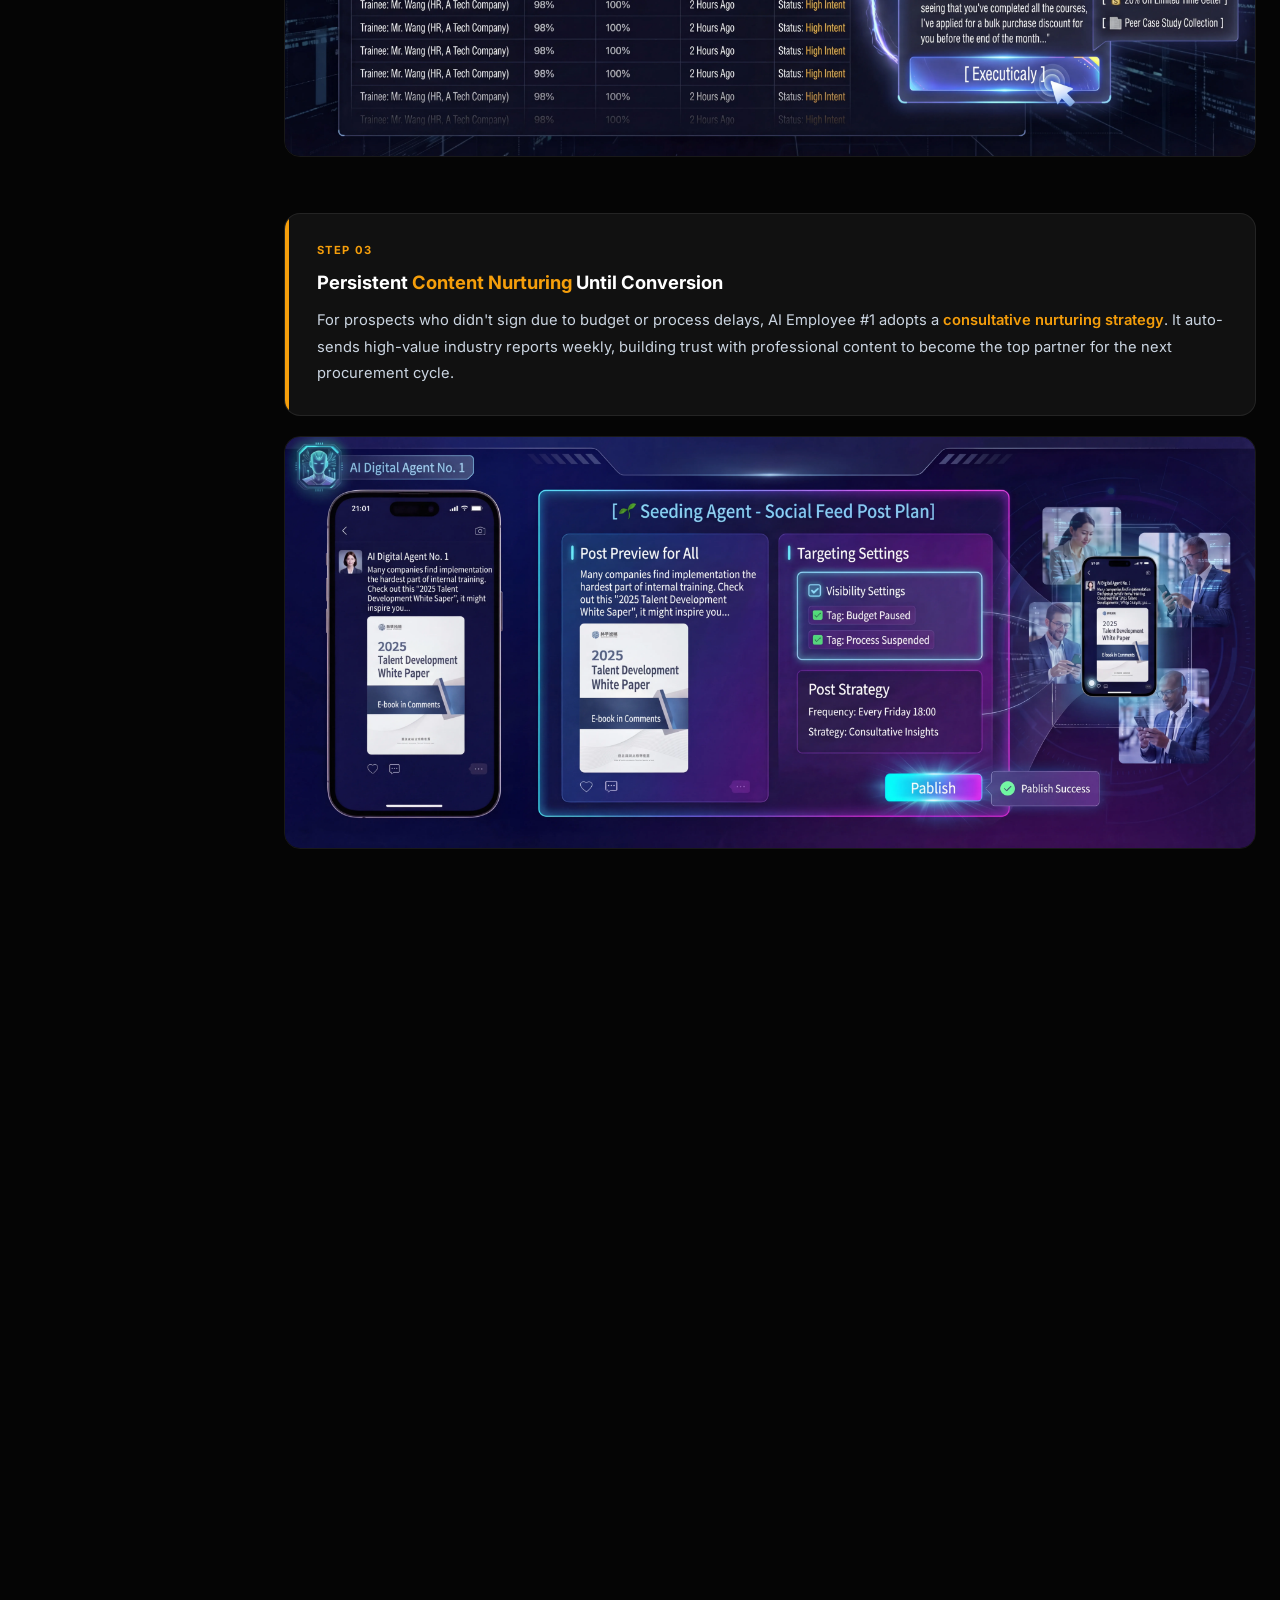
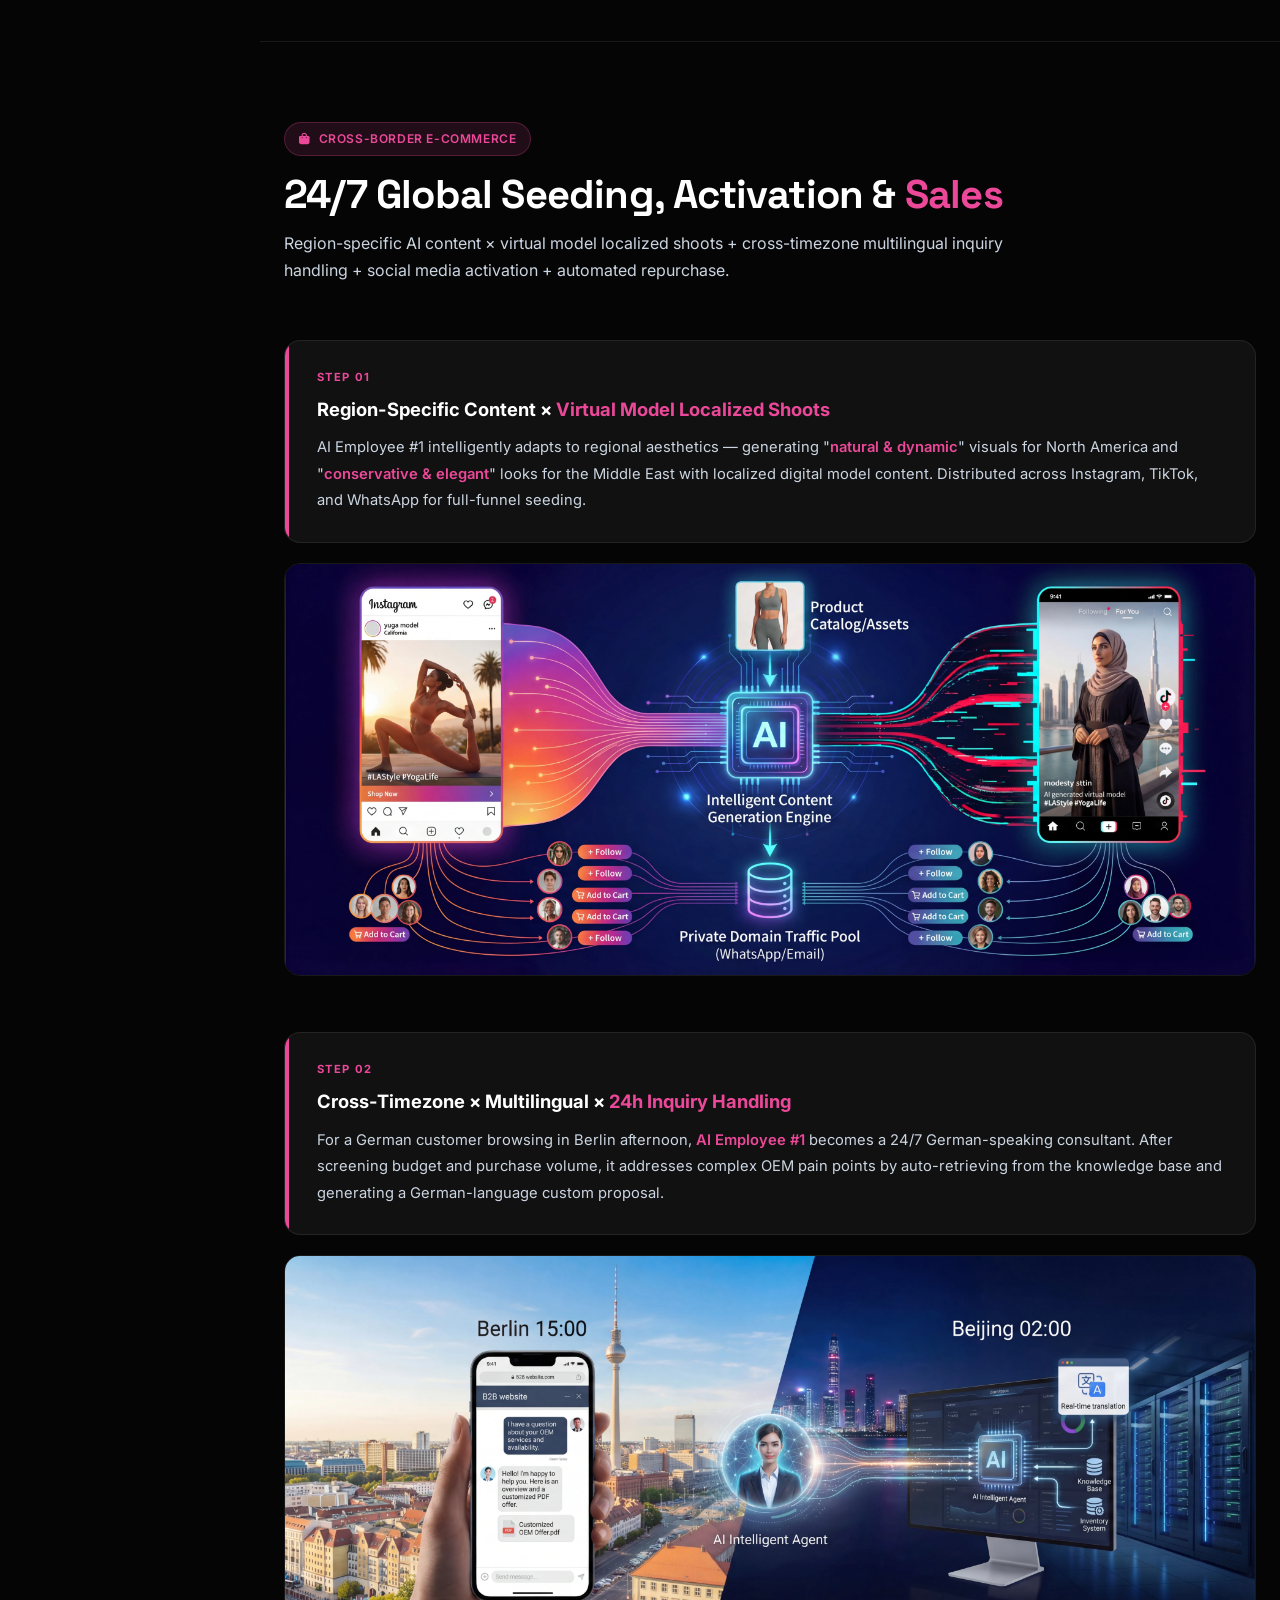
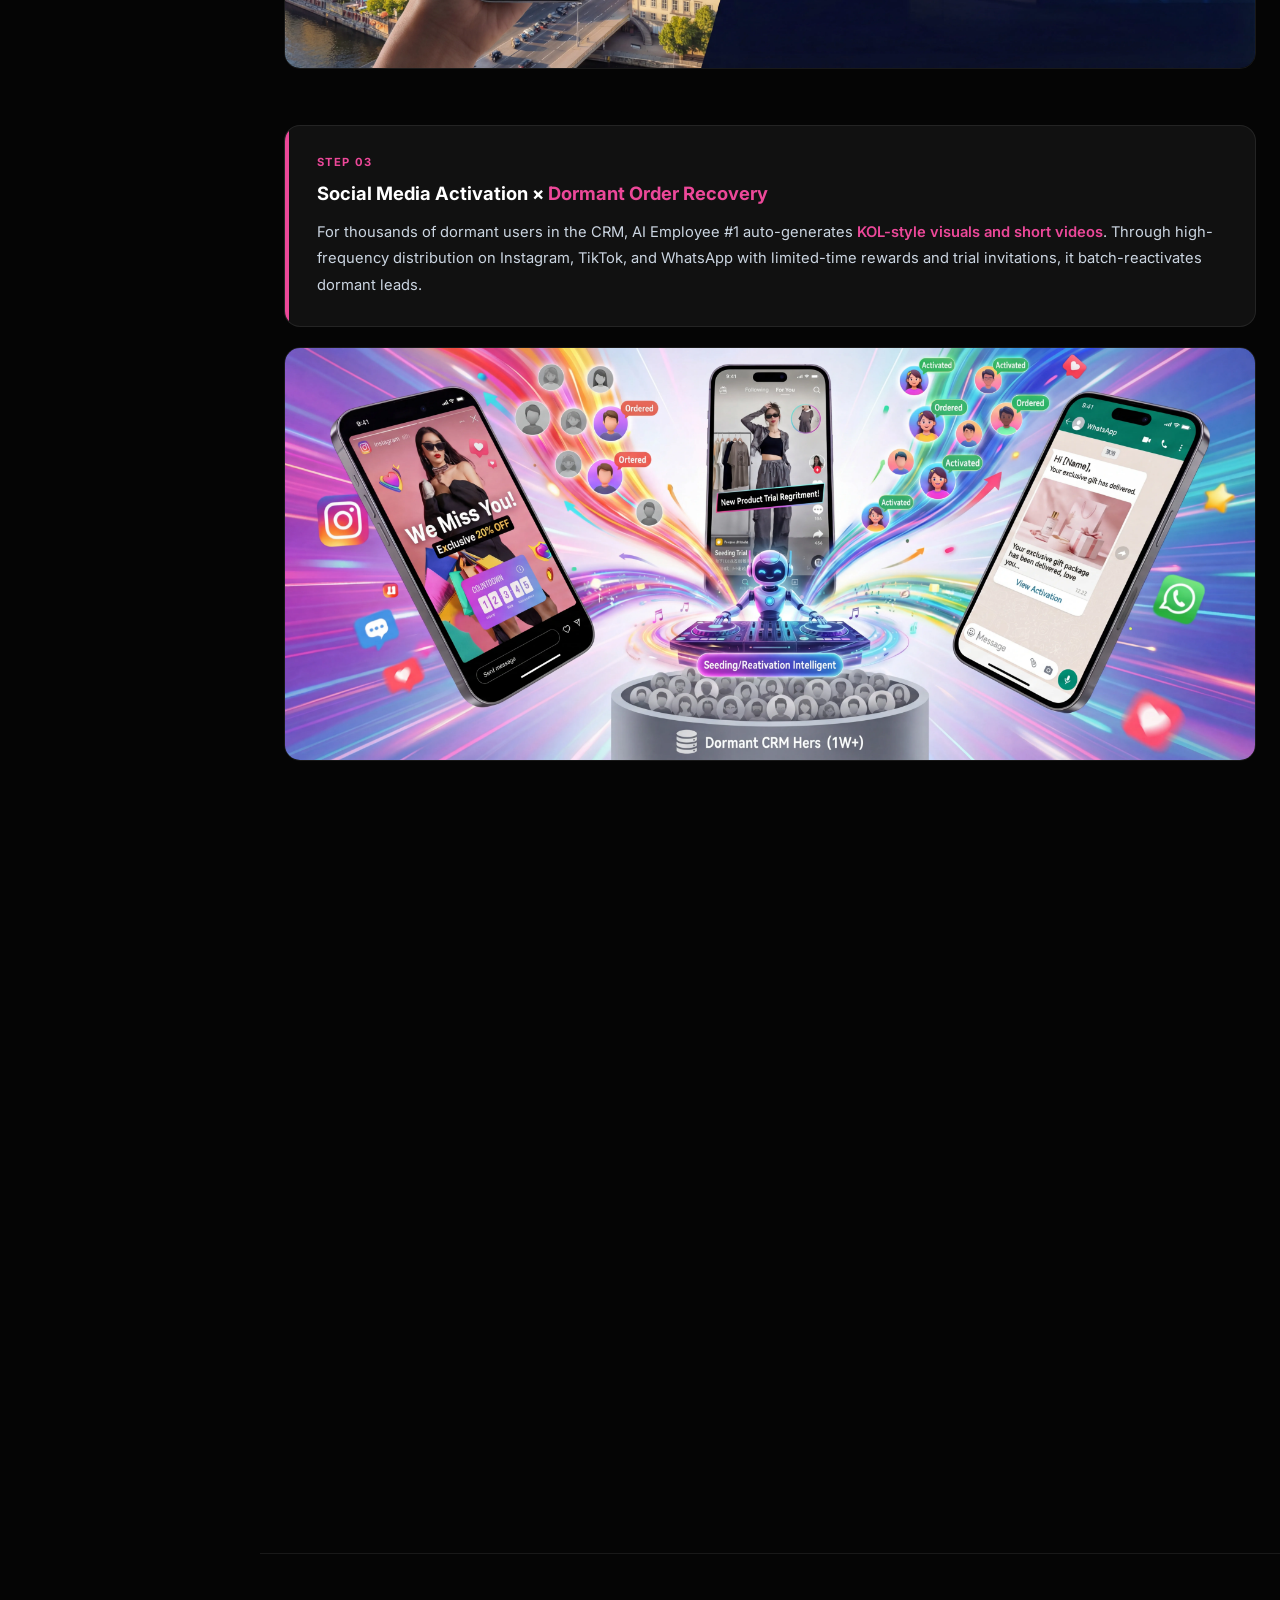
<file: solutions.html>
<!DOCTYPE html>
<html lang="en">
<head>
  <meta charset="UTF-8">
  <meta name="viewport" content="width=device-width, initial-scale=1.0">
  <title>Industry Solutions — AI-Powered Growth for Every Industry | Synva.ai</title>
  <meta name="description" content="Industry-specific AI solutions for B2B Overseas, B2B Industrial, SaaS, Education, E-Commerce, and Retail. Full-cycle AI implementation with proven results.">
  <link rel="icon" href="favicon.ico">
  <link rel="preconnect" href="https://fonts.googleapis.com">
  <link rel="preconnect" href="https://fonts.gstatic.com" crossorigin>
  <link rel="preload" as="style" href="https://fonts.googleapis.com/css2?family=Inter:wght@300;400;500;600;700;800;900&family=Space+Grotesk:wght@400;500;600;700&display=swap">
  <link rel="stylesheet" href="https://fonts.googleapis.com/css2?family=Inter:wght@300;400;500;600;700;800;900&family=Space+Grotesk:wght@400;500;600;700&display=swap">
  <link rel="stylesheet" href="css/style.css">
  <link rel="stylesheet" href="https://cdnjs.cloudflare.com/ajax/libs/font-awesome/6.5.1/css/all.min.css">
  <style>
    /* ===== Solutions Layout ===== */
    .sol-wrapper { display: flex; min-height: 100vh; }

    /* --- Premium Sidebar --- */
    .sol-sidebar {
      width: 260px; flex-shrink: 0; position: sticky; top: 72px; height: calc(100vh - 72px);
      background: linear-gradient(180deg, #0a0a0a 0%, #050505 100%);
      border-right: 1px solid var(--color-border); z-index: 10; overflow-y: auto;
    }
    .sol-sidebar__inner { padding: 36px 0; }
    .sol-sidebar__label {
      font-size: 0.65rem; text-transform: uppercase; letter-spacing: 0.2em; font-weight: 700;
      color: var(--color-text-muted); padding: 0 24px; margin-bottom: 20px;
      display: flex; align-items: center; gap: 8px;
    }
    .sol-sidebar__label::after { content: ''; flex: 1; height: 1px; background: var(--color-border); }
    .sol-sidebar a {
      display: flex; align-items: center; gap: 12px;
      padding: 14px 24px; font-size: 0.88rem; font-weight: 500;
      color: var(--color-text-muted); text-decoration: none;
      border-left: 3px solid transparent; transition: all 0.3s ease;
    }
    .sol-sidebar a i { width: 18px; font-size: 0.85rem; text-align: center; opacity: 0.6; transition: all 0.3s ease; }
    .sol-sidebar a:hover { color: var(--color-text-secondary); background: rgba(255,255,255,0.02); }
    .sol-sidebar a.active { color: white; background: rgba(59,130,246,0.06); border-left-color: var(--color-blue); font-weight: 600; }
    .sol-sidebar a.active i { opacity: 1; }
    /* Per-industry sidebar colors — always colored text */
    .sol-sidebar a[href="#b2b-overseas"] { color: #3b82f6; }
    .sol-sidebar a[href="#b2b-overseas"] i { color: #3b82f6; opacity: 0.8; }
    .sol-sidebar a[href="#b2b-overseas"].active { color: #60a5fa; border-left-color: #3b82f6; background: rgba(59,130,246,0.08); }

    .sol-sidebar a[href="#b2b-industrial"] { color: #8b5cf6; }
    .sol-sidebar a[href="#b2b-industrial"] i { color: #8b5cf6; opacity: 0.8; }
    .sol-sidebar a[href="#b2b-industrial"].active { color: #a78bfa; border-left-color: #8b5cf6; background: rgba(139,92,246,0.08); }

    .sol-sidebar a[href="#saas"] { color: #22c55e; }
    .sol-sidebar a[href="#saas"] i { color: #22c55e; opacity: 0.8; }
    .sol-sidebar a[href="#saas"].active { color: #4ade80; border-left-color: #22c55e; background: rgba(34,197,94,0.08); }

    .sol-sidebar a[href="#education"] { color: #f59e0b; }
    .sol-sidebar a[href="#education"] i { color: #f59e0b; opacity: 0.8; }
    .sol-sidebar a[href="#education"].active { color: #fbbf24; border-left-color: #f59e0b; background: rgba(245,158,11,0.08); }

    .sol-sidebar a[href="#ecommerce"] { color: #ec4899; }
    .sol-sidebar a[href="#ecommerce"] i { color: #ec4899; opacity: 0.8; }
    .sol-sidebar a[href="#ecommerce"].active { color: #f472b6; border-left-color: #ec4899; background: rgba(236,72,153,0.08); }

    .sol-sidebar a[href="#retail"] { color: #06b6d4; }
    .sol-sidebar a[href="#retail"] i { color: #06b6d4; opacity: 0.8; }
    .sol-sidebar a[href="#retail"].active { color: #22d3ee; border-left-color: #06b6d4; background: rgba(6,182,212,0.08); }

    /* --- Main Content --- */
    .sol-main { flex: 1; min-width: 0; }
    .sol-section { padding: 80px 0 100px; border-bottom: 1px solid var(--color-border); }
    .sol-section .container { max-width: var(--max-width); margin: 0 auto; padding: 0 var(--section-px); }

    /* Section headers with industry color */
    .sol-section__badge { display: inline-flex; align-items: center; gap: 8px; padding: 6px 14px; font-size: 0.75rem; font-weight: 600; border-radius: 9999px; text-transform: uppercase; letter-spacing: 0.05em; margin-bottom: 16px; }
    .sol-section__title { font-size: clamp(1.75rem, 3.5vw, 2.5rem); margin-bottom: 12px; }
    .sol-section__subtitle { color: var(--color-text-secondary); font-size: 1rem; max-width: 780px; line-height: 1.7; margin-bottom: 56px; }

    /* Industry color themes */
    .industry-blue { --ind-color: #3b82f6; --ind-glow: rgba(59,130,246,0.12); --ind-border: rgba(59,130,246,0.25); }
    .industry-purple { --ind-color: #8b5cf6; --ind-glow: rgba(139,92,246,0.12); --ind-border: rgba(139,92,246,0.25); }
    .industry-green { --ind-color: #22c55e; --ind-glow: rgba(34,197,94,0.12); --ind-border: rgba(34,197,94,0.25); }
    .industry-amber { --ind-color: #f59e0b; --ind-glow: rgba(245,158,11,0.12); --ind-border: rgba(245,158,11,0.25); }
    .industry-pink { --ind-color: #ec4899; --ind-glow: rgba(236,72,153,0.12); --ind-border: rgba(236,72,153,0.25); }
    .industry-cyan { --ind-color: #06b6d4; --ind-glow: rgba(6,182,212,0.12); --ind-border: rgba(6,182,212,0.25); }

    /* Step card */
    .sol-step { margin-bottom: 56px; }
    .sol-step:last-child { margin-bottom: 0; }
    .sol-step__card {
      background: var(--color-bg-card); border: 1px solid var(--color-border);
      border-radius: var(--radius-lg); padding: 28px 32px; margin-bottom: 20px;
      position: relative; overflow: hidden; transition: border-color 0.3s ease;
    }
    .sol-step__card:hover { border-color: var(--color-border-hover); }
    .sol-step__card::before { content: ''; position: absolute; left: 0; top: 0; bottom: 0; width: 4px; background: var(--ind-color); }
    .sol-step__num { font-size: 0.7rem; text-transform: uppercase; letter-spacing: 0.12em; font-weight: 700; margin-bottom: 8px; color: var(--ind-color); }
    .sol-step__title { font-size: 1.15rem; font-weight: 700; color: white; margin-bottom: 10px; }
    .sol-step__desc { font-size: 0.92rem; color: var(--color-text-secondary); line-height: 1.8; }
    .sol-step__image { width: 100%; border-radius: var(--radius-lg); border: 1px solid var(--color-border); overflow: hidden; }
    .sol-step__image img { width: 100%; display: block; }

    /* Keyword highlight */
    .kw { font-weight: 600; }

    /* Mobile */
    .sol-mobile-nav { display: none; overflow-x: auto; -webkit-overflow-scrolling: touch; border-bottom: 1px solid var(--color-border); background: #050505; padding: 12px 16px; gap: 8px; position: sticky; top: 72px; z-index: 10; }
    .sol-mobile-nav a { white-space: nowrap; padding: 8px 16px; border-radius: 20px; font-size: 0.8rem; background: var(--color-bg-alt); color: var(--color-text-secondary); border: 1px solid var(--color-border); text-decoration: none; transition: var(--transition-base); }
    .sol-mobile-nav a:hover, .sol-mobile-nav a.active { color: white; border-color: var(--color-blue); }
    @media (max-width: 900px) {
      .sol-sidebar { display: none; }
      .sol-mobile-nav { display: flex; }
      .sol-section { padding: 48px 0 64px; }
    }
  </style>
</head>
<body>

  <!-- ===== Header ===== -->
  <header class="header">
    <div class="header__inner">
      <a href="index.html" class="header__logo"><div class="header__logo-icon">S</div>Synva.ai</a>
      <nav class="header__nav">
        <a href="product.html">AI Employees</a>
        <a href="agents.html">AI Agents</a>
        <a href="solutions.html" class="active">Solutions</a>
        <a href="pricing.html">Pricing</a>
        <a href="about.html">About</a>
        <a href="contact.html">Contact</a>
      </nav>
      <a href="contact.html" class="header__cta header__cta-desktop">Book a Demo</a>
      <button class="header__mobile-btn" aria-label="Toggle Menu"><span></span><span></span><span></span></button>
    </div>
  </header>

  <!-- ===== Hero ===== -->
  <section class="hero" style="padding-bottom: 48px;">
    <div class="hero__bg"></div>
    <div class="container text-center">
      <h1 class="hero__title">All Industries. <span class="text-gradient">Only Growth.</span></h1>
      <p class="hero__subtitle">We don't talk about cost savings. We only focus on customer acquisition and revenue growth.</p>
    </div>
  </section>

  <!-- ===== Mobile Industry Nav ===== -->
  <div class="sol-mobile-nav">
    <a href="#b2b-overseas">B2B Overseas</a>
    <a href="#b2b-industrial">B2B Product</a>
    <a href="#saas">SaaS</a>
    <a href="#education">Education</a>
    <a href="#ecommerce">E-Commerce</a>
    <a href="#retail">Retail</a>
  </div>

  <!-- ===== Solutions Layout ===== -->
  <div class="sol-wrapper">

    <!-- Sidebar -->
    <aside class="sol-sidebar">
      <div class="sol-sidebar__inner">
        <div class="sol-sidebar__label">Industries</div>
        <a href="#b2b-overseas" class="active"><i class="fas fa-globe"></i> B2B Overseas</a>
        <a href="#b2b-industrial"><i class="fas fa-industry"></i> B2B Product</a>
        <a href="#saas"><i class="fas fa-cloud"></i> SaaS & B2B</a>
        <a href="#education"><i class="fas fa-graduation-cap"></i> Education</a>
        <a href="#ecommerce"><i class="fas fa-shopping-bag"></i> E-Commerce</a>
        <a href="#retail"><i class="fas fa-store"></i> Retail</a>
      </div>
    </aside>

    <!-- Main Content -->
    <main class="sol-main">

      <!-- ========== B2B OVERSEAS ========== -->
      <section class="sol-section industry-blue" id="b2b-overseas">
        <div class="container">
          <div class="sol-section__badge" style="background: var(--ind-glow); color: var(--ind-color); border: 1px solid var(--ind-border);"><i class="fas fa-globe"></i> B2B Overseas</div>
          <h2 class="sol-section__title">Automated Global Growth & <span style="color: var(--ind-color);">Expansion</span></h2>
          <p class="sol-section__subtitle">Cross-timezone × multilingual × 24h high-intent inquiry engagement + expert-level custom proposals in 15 minutes + reactivate dormant CRM data + proactive replenishment based on inventory cycles.</p>

          <div class="sol-step reveal">
            <div class="sol-step__card">
              <div class="sol-step__num">Step 01</div>
              <div class="sol-step__title">Cross-Timezone × Multilingual × <span style="color: var(--ind-color);">24h Inquiry Engagement</span></div>
              <div class="sol-step__desc">A German buyer browses your new 140W charger on your website at <span class="kw" style="color: var(--ind-color);">Berlin afternoon (Shenzhen midnight)</span>. AI Employee #1 instantly engages in German, screening budget and purchase volume — ensuring no cross-timezone opportunity is ever lost.</div>
            </div>
            <div class="sol-step__image"><img src="images/solutions/B2B Oversea 1.webp" alt="Cross-timezone multilingual engagement"></div>
          </div>

          <div class="sol-step reveal">
            <div class="sol-step__card">
              <div class="sol-step__num">Step 02</div>
              <div class="sol-step__title">Expert-Level <span style="color: var(--ind-color);">Custom Proposals in 15 Minutes</span></div>
              <div class="sol-step__desc">Facing a complex North American OEM customization and compliance inquiry, <span class="kw" style="color: var(--ind-color);">AI Employee #2</span> takes key requirements and generates a full English custom proposal PPT within <span class="kw" style="color: var(--ind-color);">15 minutes</span> — pulling from the latest product library and certification documents.</div>
            </div>
            <div class="sol-step__image"><img src="images/solutions/B2B Oversea 2.webp" alt="Custom proposal generation"></div>
          </div>

          <div class="sol-step reveal">
            <div class="sol-step__card">
              <div class="sol-step__num">Step 03</div>
              <div class="sol-step__title">High-Value Industry Reports to <span style="color: var(--ind-color);">Reactivate Dormant Leads</span></div>
              <div class="sol-step__desc">With tens of thousands of post-tradeshow contacts going silent in the CRM, <span class="kw" style="color: var(--ind-color);">AI Employee #1</span> rhythmically sends high-value industry reports while the Lead Acquisition Agent auto-follows key decision-makers on <span class="kw" style="color: var(--ind-color);">LinkedIn</span> — building brand authority and reigniting demand.</div>
            </div>
            <div class="sol-step__image"><img src="images/solutions/B2B Oversea 3.webp" alt="Reactivating dormant leads"></div>
          </div>

          <div class="sol-step reveal">
            <div class="sol-step__card">
              <div class="sol-step__num">Step 04</div>
              <div class="sol-step__title">Proactive Replenishment Based on <span style="color: var(--ind-color);">Inventory Cycles</span></div>
              <div class="sol-step__desc">After delivery, <span class="kw" style="color: var(--ind-color);">AI Employee #3</span> continuously monitors customer data: "Alert: European distributor's docking station inventory turnover rate spiked — <span class="kw" style="color: var(--ind-color);">projected stockout next month</span>." The Upsell Agent instantly generates a Replenishment & New Product Proposal and proactively reaches out to the purchasing manager.</div>
            </div>
            <div class="sol-step__image"><img src="images/solutions/B2B Oversea 4.webp" alt="Proactive replenishment"></div>
          </div>
        </div>
      </section>

      <!-- ========== B2B PRODUCT ========== -->
      <section class="sol-section industry-purple" id="b2b-industrial">
        <div class="container">
          <div class="sol-section__badge" style="background: var(--ind-glow); color: var(--ind-color); border: 1px solid var(--ind-border);"><i class="fas fa-industry"></i> B2B Product</div>
          <h2 class="sol-section__title">Digital Transformation for <span style="color: var(--ind-color);">Industrial Sales</span></h2>
          <p class="sol-section__subtitle">Auto-generate technical articles to attract inbound leads + 10-minute OEM ROI reports + leverage firmware updates to re-engage customers + smart consumable repurchasing to prevent churn.</p>

          <div class="sol-step reveal">
            <div class="sol-step__card">
              <div class="sol-step__num">Step 01</div>
              <div class="sol-step__title">Auto-Generate <span style="color: var(--ind-color);">Technical Articles</span> to Attract Inbound Leads</div>
              <div class="sol-step__desc">AI detects "<span class="kw" style="color: var(--ind-color);">nylon carbon fiber (PA-CF) print warping</span>" as a trending pain point. AI Employee #1 auto-writes an engineering guide and publishes it to tech communities. When an automotive R&D engineer downloads and registers, they're auto-tagged as "high-value R&D prospect."</div>
            </div>
            <div class="sol-step__image"><img src="images/solutions/B2B Product 1.webp" alt="Technical content lead generation"></div>
          </div>

          <div class="sol-step reveal">
            <div class="sol-step__card">
              <div class="sol-step__num">Step 02</div>
              <div class="sol-step__title"><span style="color: var(--ind-color);">10-Minute OEM Factory</span> ROI Report</div>
              <div class="sol-step__desc">Facing a figurine manufacturer's "50-unit print farm" inquiry, <span class="kw" style="color: var(--ind-color);">AI Employee #2</span> combines the client's 3D models with estimated daily throughput, equipment depreciation and power costs — generating a <span class="kw" style="color: var(--ind-color);">4-month break-even analysis</span> that eliminates profitability concerns with real data.</div>
            </div>
            <div class="sol-step__image"><img src="images/solutions/B2B Product 2.webp" alt="ROI report generation"></div>
          </div>

          <div class="sol-step reveal">
            <div class="sol-step__card">
              <div class="sol-step__num">Step 03</div>
              <div class="sol-step__title">Leverage <span style="color: var(--ind-color);">Product Updates</span> to Re-Engage Customers</div>
              <div class="sol-step__desc">When a "motor noise reduction" firmware update ships, AI Employee #1 auto-filters <span class="kw" style="color: var(--ind-color);">2,000+ dormant education-sector customers</span> tagged "noisy printing" and sends targeted comparison videos showing <span class="kw" style="color: var(--ind-color);">50% noise reduction</span> — plus renewal coupons.</div>
            </div>
            <div class="sol-step__image"><img src="images/solutions/B2B Product 3.webp" alt="Product update re-engagement"></div>
          </div>

          <div class="sol-step reveal">
            <div class="sol-step__card">
              <div class="sol-step__num">Step 04</div>
              <div class="sol-step__title">Smart <span style="color: var(--ind-color);">Consumable Repurchasing</span> to Prevent Churn</div>
              <div class="sol-step__desc">When AI detects a design firm's multi-color supply system drops below <span class="kw" style="color: var(--ind-color);">10% capacity</span> with increasing job queue, AI Employee #3 auto-sends an OEM Consumable Replenishment List with enterprise discount to the procurement manager — locking in long-term consumable revenue.</div>
            </div>
            <div class="sol-step__image"><img src="images/solutions/B2B Product 4.webp" alt="Smart consumable repurchasing"></div>
          </div>
        </div>
      </section>

      <!-- ========== SaaS ========== -->
      <section class="sol-section industry-green" id="saas">
        <div class="container">
          <div class="sol-section__badge" style="background: var(--ind-glow); color: var(--ind-color); border: 1px solid var(--ind-border);"><i class="fas fa-cloud"></i> SaaS & B2B Services</div>
          <h2 class="sol-section__title">Fully Automated Sales for <span style="color: var(--ind-color);">SaaS & B2B</span></h2>
          <p class="sol-section__subtitle">Capture complex enterprise inquiries + build custom demo environments in 15 minutes + auto-send industry reports to stay top-of-mind + detect churn signals and trigger upsells.</p>

          <div class="sol-step reveal">
            <div class="sol-step__card">
              <div class="sol-step__num">Step 01</div>
              <div class="sol-step__title">Capture <span style="color: var(--ind-color);">Complex Enterprise Inquiries</span></div>
              <div class="sol-step__desc">A retail chain's HR Director asks late at night: "Can you handle <span class="kw" style="color: var(--ind-color);">complex payroll with base pay + commission + comprehensive working hours</span>, compatible with multi-region compliance?" AI Employee #1 confirms capability from the knowledge base and pushes a relevant case study instantly.</div>
            </div>
            <div class="sol-step__image"><img src="images/solutions/SAAS 1.webp" alt="Complex enterprise inquiry handling"></div>
          </div>

          <div class="sol-step reveal">
            <div class="sol-step__card">
              <div class="sol-step__num">Step 02</div>
              <div class="sol-step__title"><span style="color: var(--ind-color);">Custom Demo Environment</span> in 15 Minutes</div>
              <div class="sol-step__desc">Facing a manufacturer's demo request, <span class="kw" style="color: var(--ind-color);">AI Employee #2</span> auto-generates a test account with workshop piece-rate logic, attendance rules, and simulated employee data in <span class="kw" style="color: var(--ind-color);">15 minutes</span>. Sales can immediately demo the live system — drastically lowering decision friction.</div>
            </div>
            <div class="sol-step__image"><img src="images/solutions/SAAS 2.webp" alt="Custom demo environment"></div>
          </div>

          <div class="sol-step reveal">
            <div class="sol-step__card">
              <div class="sol-step__num">Step 03</div>
              <div class="sol-step__title"><span style="color: var(--ind-color);">Industry Reports</span> to Stay Top-of-Mind</div>
              <div class="sol-step__desc">For prospects who go silent after a demo, AI Employee #1 rhythmically pushes <span class="kw" style="color: var(--ind-color);">high-value content matched to their industry</span> — maintaining planned touch until conversion with industry reports and peer case studies.</div>
            </div>
            <div class="sol-step__image"><img src="images/solutions/SAAS 3.webp" alt="Industry report nurturing"></div>
          </div>

          <div class="sol-step reveal">
            <div class="sol-step__card">
              <div class="sol-step__num">Step 04</div>
              <div class="sol-step__title">Detect <span style="color: var(--ind-color);">Churn Signals</span> & Trigger Upsells</div>
              <div class="sol-step__desc">When the system detects a client's "<span class="kw" style="color: var(--ind-color);">R&D department overtime surge + satisfaction plunge</span>," AI Employee #3 predicts high attrition risk and auto-generates a Talent Retention Advisory, recommending a wellbeing package — completing a high-value upsell.</div>
            </div>
            <div class="sol-step__image"><img src="images/solutions/SAAS 4.webp" alt="Churn detection and upsell"></div>
          </div>
        </div>
      </section>

      <!-- ========== EDUCATION ========== -->
      <section class="sol-section industry-amber" id="education">
        <div class="container">
          <div class="sol-section__badge" style="background: var(--ind-glow); color: var(--ind-color); border: 1px solid var(--ind-border);"><i class="fas fa-graduation-cap"></i> Education & Training</div>
          <h2 class="sol-section__title">Student Conversion Engine for <span style="color: var(--ind-color);">Corporate Training</span></h2>
          <p class="sol-section__subtitle">Standardized SOP to capture traffic + auto-close during trial bootcamps + persistent content nurturing + expand from single training to annual contracts.</p>

          <div class="sol-step reveal">
            <div class="sol-step__card">
              <div class="sol-step__num">Step 01</div>
              <div class="sol-step__title">Standardized SOP to <span style="color: var(--ind-color);">Capture Inbound Traffic</span></div>
              <div class="sol-step__desc">AI Employee #1 auto-executes the SOP: sends course outlines and instructor profiles, then guides prospects into a "<span class="kw" style="color: var(--ind-color);">7-Day Management Bootcamp</span>." During the bootcamp, it pushes course videos and management tools on schedule — no human effort needed.</div>
            </div>
            <div class="sol-step__image"><img src="images/solutions/Education 1.webp" alt="Standardized SOP traffic capture"></div>
          </div>

          <div class="sol-step reveal">
            <div class="sol-step__card">
              <div class="sol-step__num">Step 02</div>
              <div class="sol-step__title"><span style="color: var(--ind-color);">Auto-Close</span> During Trial Bootcamp</div>
              <div class="sol-step__desc">Before the bootcamp ends, AI Employee #1 auto-identifies <span class="kw" style="color: var(--ind-color);">high-completion-rate attendees</span> and pushes industry case studies plus limited-time bulk purchase offers. By providing ROI calculations and discounts, it helps HR secure budget approval and close the deal.</div>
            </div>
            <div class="sol-step__image"><img src="images/solutions/Education 2.webp" alt="Trial bootcamp conversion"></div>
          </div>

          <div class="sol-step reveal">
            <div class="sol-step__card">
              <div class="sol-step__num">Step 03</div>
              <div class="sol-step__title">Persistent <span style="color: var(--ind-color);">Content Nurturing</span> Until Conversion</div>
              <div class="sol-step__desc">For prospects who didn't sign due to budget or process delays, AI Employee #1 adopts a <span class="kw" style="color: var(--ind-color);">consultative nurturing strategy</span>. It auto-sends high-value industry reports weekly, building trust with professional content to become the top partner for the next procurement cycle.</div>
            </div>
            <div class="sol-step__image"><img src="images/solutions/Education 3.webp" alt="Content nurturing"></div>
          </div>

          <div class="sol-step reveal">
            <div class="sol-step__card">
              <div class="sol-step__num">Step 04</div>
              <div class="sol-step__title">From Single Training to <span style="color: var(--ind-color);">Annual Contracts</span></div>
              <div class="sol-step__desc">After a training engagement ends, <span class="kw" style="color: var(--ind-color);">AI Employee #3</span> integrates satisfaction surveys and assessment data to deliver a visual <span class="kw" style="color: var(--ind-color);">Talent Capability Report</span>. Based on identified skill gaps, it auto-matches advanced courses — accelerating renewal and locking in the next contract.</div>
            </div>
            <div class="sol-step__image"><img src="images/solutions/Education 4.webp" alt="Annual contract expansion"></div>
          </div>
        </div>
      </section>

      <!-- ========== E-COMMERCE ========== -->
      <section class="sol-section industry-pink" id="ecommerce">
        <div class="container">
          <div class="sol-section__badge" style="background: var(--ind-glow); color: var(--ind-color); border: 1px solid var(--ind-border);"><i class="fas fa-shopping-bag"></i> Cross-border E-Commerce</div>
          <h2 class="sol-section__title">24/7 Global Seeding, Activation & <span style="color: var(--ind-color);">Sales</span></h2>
          <p class="sol-section__subtitle">Region-specific AI content × virtual model localized shoots + cross-timezone multilingual inquiry handling + social media activation + automated repurchase.</p>

          <div class="sol-step reveal">
            <div class="sol-step__card">
              <div class="sol-step__num">Step 01</div>
              <div class="sol-step__title">Region-Specific Content × <span style="color: var(--ind-color);">Virtual Model Localized Shoots</span></div>
              <div class="sol-step__desc">AI Employee #1 intelligently adapts to regional aesthetics — generating "<span class="kw" style="color: var(--ind-color);">natural & dynamic</span>" visuals for North America and "<span class="kw" style="color: var(--ind-color);">conservative & elegant</span>" looks for the Middle East with localized digital model content. Distributed across Instagram, TikTok, and WhatsApp for full-funnel seeding.</div>
            </div>
            <div class="sol-step__image"><img src="images/solutions/E-Commerce 1.webp" alt="Localized content generation"></div>
          </div>

          <div class="sol-step reveal">
            <div class="sol-step__card">
              <div class="sol-step__num">Step 02</div>
              <div class="sol-step__title">Cross-Timezone × Multilingual × <span style="color: var(--ind-color);">24h Inquiry Handling</span></div>
              <div class="sol-step__desc">For a German customer browsing in Berlin afternoon, <span class="kw" style="color: var(--ind-color);">AI Employee #1</span> becomes a 24/7 German-speaking consultant. After screening budget and purchase volume, it addresses complex OEM pain points by auto-retrieving from the knowledge base and generating a German-language custom proposal.</div>
            </div>
            <div class="sol-step__image"><img src="images/solutions/E-Commerce 2.webp" alt="Multilingual inquiry handling"></div>
          </div>

          <div class="sol-step reveal">
            <div class="sol-step__card">
              <div class="sol-step__num">Step 03</div>
              <div class="sol-step__title">Social Media Activation × <span style="color: var(--ind-color);">Dormant Order Recovery</span></div>
              <div class="sol-step__desc">For thousands of dormant users in the CRM, AI Employee #1 auto-generates <span class="kw" style="color: var(--ind-color);">KOL-style visuals and short videos</span>. Through high-frequency distribution on Instagram, TikTok, and WhatsApp with limited-time rewards and trial invitations, it batch-reactivates dormant leads.</div>
            </div>
            <div class="sol-step__image"><img src="images/solutions/E-Commerce 3.webp" alt="Social media activation"></div>
          </div>

          <div class="sol-step reveal">
            <div class="sol-step__card">
              <div class="sol-step__num">Step 04</div>
              <div class="sol-step__title">Ultimate Unboxing Experience × <span style="color: var(--ind-color);">Automated Repurchase</span></div>
              <div class="sol-step__desc">After order delivery, <span class="kw" style="color: var(--ind-color);">AI Employee #3</span> pushes unboxing videos and care tips, guiding review sharing. It leverages new product launches and sales events to auto-send <span class="kw" style="color: var(--ind-color);">exclusive rebuy coupons and matching style recommendations</span> — locking in long-term repurchase through precision operations.</div>
            </div>
            <div class="sol-step__image"><img src="images/solutions/E-Commerce 4.webp" alt="Automated repurchase"></div>
          </div>
        </div>
      </section>

      <!-- ========== RETAIL ========== -->
      <section class="sol-section industry-cyan" id="retail">
        <div class="container">
          <div class="sol-section__badge" style="background: var(--ind-glow); color: var(--ind-color); border: 1px solid var(--ind-border);"><i class="fas fa-store"></i> Retail & E-Commerce</div>
          <h2 class="sol-section__title">Double Offline & Online <span style="color: var(--ind-color);">Private Domain Sales</span></h2>
          <p class="sol-section__subtitle">Smart product selection × high-conversion content + hyper-personalized guidance × auto promotions + content reactivation + wallet lock-in automated repurchase.</p>

          <div class="sol-step reveal">
            <div class="sol-step__card">
              <div class="sol-step__num">Step 01</div>
              <div class="sol-step__title">Smart Product Selection × <span style="color: var(--ind-color);">High-Conversion Content</span></div>
              <div class="sol-step__desc">AI detects "<span class="kw" style="color: var(--ind-color);">lightweight hiking</span>" trending on social media and precisely matches windbreaker SKUs. For different audiences — college students, working professionals — it auto-generates 10 sets of differentiated seeding copy and shoppable short videos, completing full-channel precision acquisition.</div>
            </div>
            <div class="sol-step__image"><img src="images/solutions/Retail 1.webp" alt="Smart product selection"></div>
          </div>

          <div class="sol-step reveal">
            <div class="sol-step__card">
              <div class="sol-step__num">Step 02</div>
              <div class="sol-step__title">Hyper-Personalized Guidance × <span style="color: var(--ind-color);">Auto Promotions</span></div>
              <div class="sol-step__desc">When traffic enters the private domain or website, <span class="kw" style="color: var(--ind-color);">AI Employee #1</span> instantly engages — precisely answering deep queries like "fabric breathability." For hesitators who linger 30+ seconds on checkout, it pushes a "<span class="kw" style="color: var(--ind-color);">15-minute first-order gift</span>" — boosting conversion with precision incentives.</div>
            </div>
            <div class="sol-step__image"><img src="images/solutions/Retail 2.webp" alt="Personalized guidance"></div>
          </div>

          <div class="sol-step reveal">
            <div class="sol-step__card">
              <div class="sol-step__num">Step 03</div>
              <div class="sol-step__title">High-Value Content to <span style="color: var(--ind-color);">Reactivate Dormant Leads</span></div>
              <div class="sol-step__desc">For massive "follow-but-never-buy" dormant users in the CRM, AI Employee #1 generates <span class="kw" style="color: var(--ind-color);">deep educational content based on seasonal pain points</span>. Through tiered push + dynamic frequency strategies, it uses professional content to break the ice and batch-convert ghost followers into active buyers.</div>
            </div>
            <div class="sol-step__image"><img src="images/solutions/Retail 3.webp" alt="Content reactivation"></div>
          </div>

          <div class="sol-step reveal">
            <div class="sol-step__card">
              <div class="sol-step__num">Step 04</div>
              <div class="sol-step__title">Wallet Lock-In <span style="color: var(--ind-color);">Automated Repurchase</span></div>
              <div class="sol-step__desc"><span class="kw" style="color: var(--ind-color);">AI Employee #3</span> first provides expert usage guidance for first-order customers. On <span class="kw" style="color: var(--ind-color);">Day 7</span> — the critical repurchase window — it auto-triggers "second item half off" or "advanced combo deals," converting one-time purchases into recurring buying habits.</div>
            </div>
            <div class="sol-step__image"><img src="images/solutions/Retail 4.webp" alt="Automated repurchase"></div>
          </div>
        </div>
      </section>

      <!-- CTA -->
      <section class="sol-section" style="text-align: center; border-bottom: none;">
        <div class="container">
          <h2 style="margin-bottom: 16px;">Don't See Your Industry?</h2>
          <p style="margin-bottom: 40px; max-width: 520px; margin-left: auto; margin-right: auto;">Our AI employees are customizable for any B2B or B2C revenue model. Talk to our team about a tailored solution.</p>
          <a href="contact.html" class="btn btn--primary btn--lg">Get a Custom Solution <i class="fas fa-arrow-right" style="margin-left: 8px;"></i></a>
        </div>
      </section>

    </main>
  </div>

  <!-- ===== Footer ===== -->
  <footer class="footer">
    <div class="container">
      <div class="footer__grid">
        <div class="footer__brand">
          <a href="index.html" class="header__logo" style="margin-bottom: 8px;"><div class="header__logo-icon">S</div>Synva.ai</a>
          <p>Synva builds autonomous AI employees that handle the entire B2B revenue cycle — from lead generation to customer retention.</p>
          <div style="display: flex; gap: 12px; margin-top: 16px;">
            <a href="#" target="_blank" aria-label="X" style="width: 36px; height: 36px; border-radius: 8px; background: var(--color-bg-alt); border: 1px solid var(--color-border); display: flex; align-items: center; justify-content: center; color: var(--color-text-secondary); transition: var(--transition-base);"><i class="fab fa-x-twitter"></i></a>
            <a href="#" target="_blank" aria-label="LinkedIn" style="width: 36px; height: 36px; border-radius: 8px; background: var(--color-bg-alt); border: 1px solid var(--color-border); display: flex; align-items: center; justify-content: center; color: var(--color-text-secondary); transition: var(--transition-base);"><i class="fab fa-linkedin-in"></i></a>
            <a href="#" target="_blank" aria-label="YouTube" style="width: 36px; height: 36px; border-radius: 8px; background: var(--color-bg-alt); border: 1px solid var(--color-border); display: flex; align-items: center; justify-content: center; color: var(--color-text-secondary); transition: var(--transition-base);"><i class="fab fa-youtube"></i></a>
            <a href="#" target="_blank" aria-label="Instagram" style="width: 36px; height: 36px; border-radius: 8px; background: var(--color-bg-alt); border: 1px solid var(--color-border); display: flex; align-items: center; justify-content: center; color: var(--color-text-secondary); transition: var(--transition-base);"><i class="fab fa-instagram"></i></a>
            <a href="#" target="_blank" aria-label="TikTok" style="width: 36px; height: 36px; border-radius: 8px; background: var(--color-bg-alt); border: 1px solid var(--color-border); display: flex; align-items: center; justify-content: center; color: var(--color-text-secondary); transition: var(--transition-base);"><i class="fab fa-tiktok"></i></a>
          </div>
        </div>
        <div><h4 class="footer__heading">Product</h4><div class="footer__links"><a href="product.html">AI Employees</a><a href="agents.html">AI Agents</a></div></div>
        <div><h4 class="footer__heading">Solutions</h4><div class="footer__links"><a href="solutions.html#b2b-overseas">B2B Overseas</a><a href="solutions.html#b2b-industrial">B2B Product</a><a href="solutions.html#saas">SaaS</a><a href="solutions.html#education">Education</a><a href="solutions.html#ecommerce">E-Commerce</a><a href="solutions.html#retail">Retail</a></div></div>
        <div><h4 class="footer__heading">Pricing</h4><div class="footer__links"><a href="pricing.html">SaaS Plans</a><a href="pricing.html">Consulting Services</a></div></div>
        <div><h4 class="footer__heading">Company</h4><div class="footer__links"><a href="about.html">About</a><a href="contact.html">Contact</a><a href="privacy.html">Privacy Policy</a></div></div>
      </div>
      <div class="footer__bottom">
        <span>&copy; 2025 Synva LLC. All rights reserved.</span>
      </div>
    </div>
  </footer>

  <script>
    document.addEventListener('DOMContentLoaded', function() {
      const sidebarLinks = document.querySelectorAll('.sol-sidebar a, .sol-mobile-nav a');
      const sections = document.querySelectorAll('.sol-section[id]');
      function updateActive() {
        let current = '';
        sections.forEach(s => { if (s.getBoundingClientRect().top < 200) current = s.id; });
        sidebarLinks.forEach(l => l.classList.toggle('active', l.getAttribute('href') === '#' + current));
      }
      window.addEventListener('scroll', updateActive);
      updateActive();
      sidebarLinks.forEach(l => {
        l.addEventListener('click', function(e) {
          e.preventDefault();
          const t = document.querySelector(this.getAttribute('href'));
          if (t) t.scrollIntoView({ behavior: 'smooth', block: 'start' });
        });
      });
    });
  </script>
  <script src="js/main.js"></script>
</body>
</html>
</file>
<file: css/style.css>
/* ================================================================
   Agent.AI — English Static Site
   Design System & Global Styles
   ================================================================ */

/* --- CSS Custom Properties --- */
:root {
  /* Colors */
  --color-bg: #050505;
  --color-bg-alt: #0a0a0a;
  --color-bg-card: #111111;
  --color-bg-elevated: #1a1a1a;
  --color-text: #ffffff;
  --color-text-secondary: #cbd5e1;
  --color-text-muted: #94a3b8;
  --color-border: rgba(255, 255, 255, 0.08);
  --color-border-hover: rgba(255, 255, 255, 0.15);

  /* Accent Colors */
  --color-blue: #3b82f6;
  --color-blue-glow: rgba(59, 130, 246, 0.15);
  --color-purple: #8b5cf6;
  --color-purple-glow: rgba(139, 92, 246, 0.15);
  --color-green: #22c55e;
  --color-yellow: #eab308;
  --color-pink: #ec4899;

  /* Gradients */
  --gradient-accent: linear-gradient(135deg, #3b82f6, #8b5cf6);
  --gradient-accent-hover: linear-gradient(135deg, #60a5fa, #a78bfa);
  --gradient-hero-bg: radial-gradient(ellipse at top, rgba(59, 130, 246, 0.08) 0%, #050505 60%);
  --gradient-glow: radial-gradient(circle, rgba(59, 130, 246, 0.12) 0%, transparent 70%);

  /* Typography */
  --font-body: 'Inter', -apple-system, BlinkMacSystemFont, 'Segoe UI', sans-serif;
  --font-heading: 'Space Grotesk', 'Inter', sans-serif;

  /* Spacing */
  --section-py: 120px;
  --section-px: 24px;
  --max-width: 1200px;
  --max-width-narrow: 800px;

  /* Borders */
  --radius-sm: 8px;
  --radius-md: 12px;
  --radius-lg: 16px;
  --radius-xl: 24px;
  --radius-full: 9999px;

  /* Transitions */
  --transition-fast: 150ms ease;
  --transition-base: 300ms ease;
  --transition-slow: 500ms cubic-bezier(0.4, 0, 0.2, 1);
}

/* --- Reset & Base --- */
*,
*::before,
*::after {
  margin: 0;
  padding: 0;
  box-sizing: border-box;
}

html {
  scroll-behavior: smooth;
  -webkit-font-smoothing: antialiased;
  -moz-osx-font-smoothing: grayscale;
}

body {
  font-family: var(--font-body);
  background: var(--color-bg);
  color: var(--color-text);
  line-height: 1.6;
  overflow-x: hidden;
}

a {
  color: inherit;
  text-decoration: none;
}

img {
  max-width: 100%;
  display: block;
}

ul, ol {
  list-style: none;
}

button {
  font-family: inherit;
  cursor: pointer;
  border: none;
  background: none;
}

/* --- Typography --- */
h1, h2, h3, h4, h5, h6 {
  font-family: var(--font-heading);
  font-weight: 700;
  line-height: 1.15;
  letter-spacing: -0.02em;
}

h1 { font-size: clamp(2.5rem, 6vw, 4.5rem); }
h2 { font-size: clamp(1.75rem, 4vw, 2.75rem); }
h3 { font-size: clamp(1.25rem, 2.5vw, 1.75rem); }
h4 { font-size: 1.125rem; }

p {
  color: var(--color-text-secondary);
  font-size: 1.125rem;
  line-height: 1.7;
}

.text-gradient {
  background: var(--gradient-accent);
  -webkit-background-clip: text;
  -webkit-text-fill-color: transparent;
  background-clip: text;
}

.text-muted {
  color: var(--color-text-muted);
}

/* --- Layout --- */
.container {
  max-width: var(--max-width);
  margin: 0 auto;
  padding: 0 var(--section-px);
}

.container--narrow {
  max-width: var(--max-width-narrow);
}

.section {
  padding: var(--section-py) 0;
  position: relative;
}

.section--alt {
  background: var(--color-bg-alt);
}

.section--border-top {
  border-top: 1px solid var(--color-border);
}

.section--deferred {
  content-visibility: auto;
  contain-intrinsic-size: 1px 1200px;
}

.text-center {
  text-align: center;
}

/* --- Header / Navigation --- */
.header {
  position: fixed;
  top: 0;
  left: 0;
  right: 0;
  z-index: 1000;
  background: rgba(5, 5, 5, 0.8);
  backdrop-filter: blur(20px);
  -webkit-backdrop-filter: blur(20px);
  border-bottom: 1px solid var(--color-border);
  transition: var(--transition-base);
}

.header.header--scrolled {
  border-bottom-color: rgba(255, 255, 255, 0.1);
  background: rgba(5, 5, 5, 0.95);
}

.header__inner {
  max-width: var(--max-width);
  margin: 0 auto;
  padding: 0 var(--section-px);
  display: flex;
  align-items: center;
  justify-content: space-between;
  height: 72px;
}

.header__logo {
  font-family: var(--font-heading);
  font-size: 1.5rem;
  font-weight: 700;
  color: var(--color-text);
  display: flex;
  align-items: center;
  gap: 4px;
}

.header__logo-icon {
  width: 32px;
  height: 32px;
  background: var(--gradient-accent);
  border-radius: var(--radius-sm);
  display: flex;
  align-items: center;
  justify-content: center;
  font-size: 0.875rem;
  font-weight: 800;
}

.header__nav {
  display: flex;
  align-items: center;
  gap: 32px;
}

.header__nav a {
  font-size: 0.9rem;
  font-weight: 500;
  color: var(--color-text-secondary);
  transition: var(--transition-fast);
  position: relative;
}

.header__nav a:hover,
.header__nav a.active {
  color: var(--color-text);
}

.header__nav a::after {
  content: '';
  position: absolute;
  bottom: -4px;
  left: 0;
  width: 0;
  height: 2px;
  background: var(--gradient-accent);
  transition: var(--transition-base);
  border-radius: 1px;
}

.header__nav a:hover::after,
.header__nav a.active::after {
  width: 100%;
}

.header__cta {
  display: inline-flex;
  align-items: center;
  gap: 8px;
  padding: 10px 24px;
  background: var(--gradient-accent);
  color: white;
  font-size: 0.875rem;
  font-weight: 600;
  border-radius: var(--radius-full);
  transition: var(--transition-base);
}

.header__cta:hover {
  background: var(--gradient-accent-hover);
  transform: translateY(-1px);
  box-shadow: 0 8px 30px rgba(59, 130, 246, 0.3);
}

/* Mobile Menu Button */
.header__mobile-btn {
  display: none;
  flex-direction: column;
  gap: 5px;
  padding: 4px;
  cursor: pointer;
}

.header__mobile-btn span {
  display: block;
  width: 24px;
  height: 2px;
  background: var(--color-text);
  border-radius: 2px;
  transition: var(--transition-base);
}

/* --- Buttons --- */
.btn {
  display: inline-flex;
  align-items: center;
  justify-content: center;
  gap: 8px;
  font-family: var(--font-body);
  font-weight: 600;
  border-radius: var(--radius-full);
  transition: var(--transition-base);
  cursor: pointer;
  white-space: nowrap;
}

.btn--lg {
  padding: 16px 40px;
  font-size: 1.075rem;
}

.btn--md {
  padding: 12px 28px;
  font-size: 0.95rem;
}

.btn--sm {
  padding: 8px 20px;
  font-size: 0.85rem;
}

.btn--primary {
  background: var(--gradient-accent);
  color: white;
  box-shadow: 0 4px 20px rgba(59, 130, 246, 0.25);
}

.btn--primary:hover {
  background: var(--gradient-accent-hover);
  transform: translateY(-2px);
  box-shadow: 0 8px 30px rgba(59, 130, 246, 0.4);
}

.btn--secondary {
  background: rgba(255, 255, 255, 0.05);
  color: white;
  border: 1px solid var(--color-border);
}

.btn--secondary:hover {
  background: rgba(255, 255, 255, 0.1);
  border-color: var(--color-border-hover);
}

.btn--white {
  background: white;
  color: #0a0a0a;
}

.btn--white:hover {
  background: #f0f0f0;
  transform: translateY(-2px);
  box-shadow: 0 8px 30px rgba(255, 255, 255, 0.15);
}

.btn--outline-blue {
  background: transparent;
  color: var(--color-blue);
  border: 1px solid var(--color-blue);
}

.btn--outline-blue:hover {
  background: var(--color-blue);
  color: white;
}

/* --- Cards --- */
.card {
  background: transparent;
  border: 1px solid transparent;
  border-radius: var(--radius-xl);
  overflow: hidden;
  transition: var(--transition-base);
}

.card:hover {
  transform: translateY(-4px);
}

.card__image {
  width: 100%;
  height: auto;
  opacity: 1;
  display: block;
  transition: var(--transition-slow);
}

.card:hover .card__image {
  opacity: 1;
  transform: scale(1.03);
}

.card__image-wrapper {
  overflow: hidden;
  position: relative;
  border-radius: var(--radius-xl);
  isolation: isolate;
  transform: translateZ(0);
}

.card__body {
  padding: 24px;
}

.card__title {
  font-size: 1.25rem;
  font-weight: 600;
  margin-bottom: 8px;
}

.card__desc {
  font-size: 0.95rem;
  color: var(--color-text-secondary);
  line-height: 1.6;
}

/* --- Badge / Tag --- */
.badge {
  display: inline-flex;
  align-items: center;
  gap: 6px;
  padding: 6px 14px;
  font-size: 0.75rem;
  font-weight: 600;
  border-radius: var(--radius-full);
  text-transform: uppercase;
  letter-spacing: 0.05em;
}

.badge--blue {
  background: rgba(59, 130, 246, 0.12);
  color: #60a5fa;
  border: 1px solid rgba(59, 130, 246, 0.25);
}

.badge--purple {
  background: rgba(139, 92, 246, 0.12);
  color: #a78bfa;
  border: 1px solid rgba(139, 92, 246, 0.25);
}

.badge--yellow {
  background: rgba(234, 179, 8, 0.12);
  color: #facc15;
  border: 1px solid rgba(234, 179, 8, 0.25);
}

.badge--green {
  background: rgba(34, 197, 94, 0.12);
  color: #4ade80;
  border: 1px solid rgba(34, 197, 94, 0.25);
}

/* --- Agent Pill (Product page agent buttons) --- */
.agent-pill {
  display: inline-flex;
  align-items: center;
  gap: 6px;
  padding: 8px 16px;
  font-size: 0.85rem;
  font-weight: 500;
  border-radius: var(--radius-md);
  transition: var(--transition-base);
  cursor: default;
}

.agent-pill--active {
  background: rgba(139, 92, 246, 0.1);
  border: 1px solid rgba(139, 92, 246, 0.25);
  color: #c4b5fd;
}

.agent-pill--active:hover {
  background: var(--color-purple);
  color: white;
  border-color: var(--color-purple);
}

.agent-pill--passive {
  background: rgba(59, 130, 246, 0.1);
  border: 1px solid rgba(59, 130, 246, 0.25);
  color: #93c5fd;
}

.agent-pill--passive:hover {
  background: var(--color-blue);
  color: white;
  border-color: var(--color-blue);
}

/* --- Hero Section --- */
.hero {
  position: relative;
  padding-top: 180px;
  padding-bottom: var(--section-py);
  overflow: hidden;
}

.hero__bg {
  position: absolute;
  inset: 0;
  background: var(--gradient-hero-bg);
  z-index: -1;
}

.hero__title {
  max-width: 900px;
  margin: 0 auto 24px;
}

.hero__subtitle {
  max-width: 640px;
  margin: 0 auto 48px;
  font-size: 1.2rem;
}

.hero__actions {
  display: flex;
  justify-content: center;
  gap: 16px;
  flex-wrap: wrap;
}

.hero__media {
  max-width: 100%;
  margin: 56px auto 0;
  position: relative;
  border-radius: var(--radius-xl);
  overflow: hidden;
  height: max-content;
  isolation: isolate;
  transform: translateZ(0);
}

.hero__media img {
  width: 100%;
  height: 100%;
  object-fit: cover;
  opacity: 0.6;
  transition: var(--transition-slow);
}

.hero__media:hover img {
  opacity: 0.4;
}

.hero__media-overlay {
  position: absolute;
  inset: 0;
  display: flex;
  flex-direction: column;
  align-items: center;
  justify-content: center;
  gap: 12px;
}

.hero__play-btn {
  width: 72px;
  height: 72px;
  border-radius: 50%;
  background: rgba(255, 255, 255, 0.1);
  backdrop-filter: blur(8px);
  border: 1px solid rgba(255, 255, 255, 0.2);
  display: flex;
  align-items: center;
  justify-content: center;
  font-size: 1.5rem;
  color: white;
  transition: var(--transition-base);
}

.hero__media:hover .hero__play-btn {
  transform: scale(1.1);
  background: rgba(255, 255, 255, 0.15);
}

/* --- Grid Layouts --- */
.grid {
  display: grid;
  gap: 24px;
}

.grid--2 { grid-template-columns: repeat(2, 1fr); }
.grid--3 { grid-template-columns: repeat(3, 1fr); }
.grid--4 { grid-template-columns: repeat(4, 1fr); }

/* --- Stats / Metrics --- */
.stat {
  text-align: center;
  padding: 32px;
}

.stat__value {
  font-family: var(--font-heading);
  font-size: 3.5rem;
  font-weight: 800;
  background: var(--gradient-accent);
  -webkit-background-clip: text;
  -webkit-text-fill-color: transparent;
  background-clip: text;
  margin-bottom: 8px;
}

.stat__label {
  font-size: 0.9rem;
  color: var(--color-text-muted);
  text-transform: uppercase;
  letter-spacing: 0.1em;
  font-weight: 600;
}

/* --- Media with Metric Overlay --- */
.media-showcase {
  position: relative;
  width: 100%;
  border-radius: var(--radius-xl);
  overflow: hidden;
  height: max-content;
  isolation: isolate;
  transform: translateZ(0);
}

.media-showcase img {
  width: 100%;
  height: 100%;
  object-fit: cover;
  opacity: 1;
  transition: var(--transition-slow);
}

.media-showcase:hover img {
  opacity: 0.8;
}

.media-showcase__overlay {
  position: absolute;
  inset: 0;
  display: flex;
  align-items: center;
  justify-content: center;
}

.media-showcase__metric {
  background: rgba(0, 0, 0, 0.6);
  backdrop-filter: blur(12px);
  padding: 24px 40px;
  border-radius: var(--radius-xl);
  border: 1px solid var(--color-border);
  text-align: center;
}

.media-showcase__metric-value {
  font-family: var(--font-heading);
  font-size: 3rem;
  font-weight: 800;
  color: white;
  margin-bottom: 4px;
}

.media-showcase__metric-label {
  font-size: 0.8rem;
  color: var(--color-text-muted);
  text-transform: uppercase;
  letter-spacing: 0.15em;
  font-weight: 700;
}

/* --- Split Section (Image + Text) --- */
.split {
  display: flex;
  align-items: center;
  gap: 64px;
}

.split--reverse {
  flex-direction: row-reverse;
}

.split__content {
  flex: 1;
}

.split__media {
  flex: 1;
  position: relative;
  border-radius: var(--radius-xl);
  overflow: hidden;
  height: max-content;
  align-self: center;
  isolation: isolate;
  transform: translateZ(0);
}

.split__media img {
  width: 100%;
  height: auto;
  display: block;
  opacity: 1;
  transition: var(--transition-slow);
}

.split__media:hover img {
  transform: scale(1.05);
}

/* --- Logo Bar / Social Proof --- */
.logo-bar {
  display: flex;
  align-items: center;
  justify-content: center;
  flex-wrap: wrap;
  gap: 48px;
  padding: 40px 0;
  opacity: 0.5;
}

.logo-bar img {
  height: 28px;
  filter: brightness(0) invert(1);
  opacity: 0.6;
  transition: var(--transition-base);
}

.logo-bar img:hover {
  opacity: 1;
}

/* --- Footer --- */
.footer {
  background: var(--color-bg);
  border-top: 1px solid var(--color-border);
  padding: 80px 0 40px;
}

.footer__grid {
  display: grid;
  grid-template-columns: 2fr 1fr 1fr 1fr 1fr;
  gap: 40px;
  margin-bottom: 60px;
}

.footer__brand p {
  font-size: 0.9rem;
  margin-top: 16px;
  max-width: 280px;
}

.footer__heading {
  font-size: 0.8rem;
  font-weight: 700;
  text-transform: uppercase;
  letter-spacing: 0.08em;
  color: var(--color-text-muted);
  margin-bottom: 20px;
}

.footer__links {
  display: flex;
  flex-direction: column;
  gap: 12px;
}

.footer__links a {
  font-size: 0.9rem;
  color: var(--color-text-secondary);
  transition: var(--transition-fast);
}

.footer__links a:hover {
  color: var(--color-text);
}

.footer__bottom {
  display: flex;
  align-items: center;
  justify-content: space-between;
  padding-top: 32px;
  border-top: 1px solid var(--color-border);
  font-size: 0.8rem;
  color: var(--color-text-muted);
}

.footer__social {
  display: flex;
  gap: 16px;
}

.footer__social a {
  width: 36px;
  height: 36px;
  border-radius: 50%;
  background: rgba(255, 255, 255, 0.05);
  border: 1px solid var(--color-border);
  display: flex;
  align-items: center;
  justify-content: center;
  color: var(--color-text-secondary);
  font-size: 0.9rem;
  transition: var(--transition-base);
}

.footer__social a:hover {
  background: rgba(255, 255, 255, 0.1);
  color: white;
  border-color: var(--color-border-hover);
}

/* --- Pricing Cards --- */
.pricing-card {
  background: var(--color-bg-alt);
  border: 1px solid var(--color-border);
  border-radius: var(--radius-xl);
  padding: 40px;
  display: flex;
  flex-direction: column;
  position: relative;
  overflow: hidden;
  transition: var(--transition-base);
}

.pricing-card:hover {
  border-color: var(--color-border-hover);
  transform: translateY(-4px);
}

.pricing-card--featured {
  background: #1a1500;
  border: 2px solid var(--color-yellow);
  transform: translateY(-8px);
  box-shadow: 0 20px 60px rgba(234, 179, 8, 0.1);
}

.pricing-card--featured:hover {
  transform: translateY(-12px);
}

.pricing-card__popular {
  position: absolute;
  top: 0;
  right: 0;
  background: var(--color-yellow);
  color: #0a0a0a;
  font-size: 0.75rem;
  font-weight: 700;
  padding: 6px 16px;
  border-radius: 0 var(--radius-xl) 0 var(--radius-lg);
}

.pricing-card__name {
  font-size: 1.75rem;
  font-weight: 700;
  margin-bottom: 4px;
}

.pricing-card__price {
  font-family: var(--font-heading);
  font-size: 3rem;
  font-weight: 800;
  margin: 16px 0;
}

.pricing-card__price span {
  font-size: 0.9rem;
  font-weight: 400;
  color: var(--color-text-muted);
}

.pricing-card__features {
  flex: 1;
  margin: 24px 0 32px;
  display: flex;
  flex-direction: column;
  gap: 14px;
}

.pricing-card__features li {
  display: flex;
  align-items: center;
  gap: 10px;
  font-size: 0.95rem;
  color: var(--color-text-secondary);
}

.pricing-card__features li::before {
  content: '✓';
  color: var(--color-green);
  font-weight: 700;
  font-size: 0.85rem;
}

/* --- Contact Form --- */
.contact-form {
  max-width: 560px;
  margin: 0 auto;
  display: flex;
  flex-direction: column;
  gap: 20px;
}

.form-group {
  display: flex;
  flex-direction: column;
  gap: 8px;
}

.form-group label {
  font-size: 0.85rem;
  font-weight: 600;
  color: var(--color-text-secondary);
}

.form-group input,
.form-group textarea,
.form-group select {
  padding: 14px 18px;
  background: var(--color-bg-alt);
  border: 1px solid var(--color-border);
  border-radius: var(--radius-md);
  color: var(--color-text);
  font-family: var(--font-body);
  font-size: 0.95rem;
  transition: var(--transition-base);
  outline: none;
}

.form-group input:focus,
.form-group textarea:focus,
.form-group select:focus {
  border-color: var(--color-blue);
  box-shadow: 0 0 0 3px var(--color-blue-glow);
}

.form-group textarea {
  resize: vertical;
  min-height: 120px;
}

.form-row {
  display: grid;
  grid-template-columns: 1fr 1fr;
  gap: 20px;
}

/* --- Section Headers --- */
.section-header {
  text-align: center;
  max-width: 700px;
  margin: 0 auto 64px;
}

.section-header h2 {
  margin-bottom: 16px;
}

.section-header p {
  font-size: 1.1rem;
}

.section-header__line {
  width: 64px;
  height: 3px;
  background: var(--gradient-accent);
  margin: 24px auto 0;
  border-radius: 2px;
}

/* --- Scroll Animations --- */
.reveal {
  opacity: 0;
  transform: translateY(30px);
  transition: opacity 0.8s cubic-bezier(0.4, 0, 0.2, 1),
              transform 0.8s cubic-bezier(0.4, 0, 0.2, 1);
}

.reveal.visible {
  opacity: 1;
  transform: translateY(0);
}

.reveal-delay-1 { transition-delay: 0.1s; }
.reveal-delay-2 { transition-delay: 0.2s; }
.reveal-delay-3 { transition-delay: 0.3s; }
.reveal-delay-4 { transition-delay: 0.4s; }

/* --- Skill Tag --- */
.skill-tag {
  display: inline-block;
  padding: 8px 16px;
  background: var(--color-bg-card);
  border: 1px solid var(--color-border);
  border-radius: var(--radius-md);
  font-size: 0.85rem;
  color: var(--color-text-secondary);
  transition: var(--transition-base);
}

.skill-tag:hover {
  border-color: var(--color-border-hover);
  color: white;
}

/* --- Step / Process --- */
.step-badge {
  display: inline-block;
  padding: 4px 14px;
  font-size: 0.7rem;
  font-weight: 700;
  letter-spacing: 0.12em;
  text-transform: uppercase;
  border-radius: var(--radius-full);
  border: 1px solid;
  margin-bottom: 16px;
}

.step-badge--blue {
  color: var(--color-blue);
  border-color: rgba(59, 130, 246, 0.3);
}

.step-badge--purple {
  color: var(--color-purple);
  border-color: rgba(139, 92, 246, 0.3);
}

.step-badge--pink {
  color: var(--color-pink);
  border-color: rgba(236, 72, 153, 0.3);
}

/* --- FAQ Section --- */
.faq-item {
  border-bottom: 1px solid var(--color-border);
  padding: 24px 0;
}

.faq-question {
  display: flex;
  align-items: center;
  justify-content: space-between;
  width: 100%;
  text-align: left;
  font-size: 1.1rem;
  font-weight: 600;
  color: var(--color-text);
  cursor: pointer;
  padding: 0;
}

.faq-question::after {
  content: '+';
  font-size: 1.5rem;
  color: var(--color-text-muted);
  transition: var(--transition-base);
  flex-shrink: 0;
  margin-left: 16px;
}

.faq-item.open .faq-question::after {
  content: '−';
  color: var(--color-blue);
}

.faq-answer {
  max-height: 0;
  overflow: hidden;
  transition: max-height 0.4s ease, padding 0.4s ease;
}

.faq-item.open .faq-answer {
  max-height: 300px;
  padding-top: 16px;
}

.faq-answer p {
  font-size: 0.95rem;
  color: var(--color-text-secondary);
  line-height: 1.7;
}

/* --- Contact Info Bar --- */
.contact-bar {
  display: inline-flex;
  flex-wrap: wrap;
  justify-content: center;
  align-items: center;
  gap: 24px;
  background: rgba(255, 255, 255, 0.03);
  backdrop-filter: blur(12px);
  border: 1px solid var(--color-border);
  padding: 20px 40px;
  border-radius: var(--radius-full);
  font-size: 0.9rem;
}

.contact-bar__item {
  display: flex;
  align-items: center;
  gap: 8px;
  color: var(--color-text-secondary);
  transition: var(--transition-fast);
}

.contact-bar__item:hover {
  color: white;
}

.contact-bar__item i {
  color: var(--color-blue);
}

@media (prefers-reduced-motion: reduce) {
  html {
    scroll-behavior: auto;
  }

  .reveal {
    opacity: 1;
    transform: none;
    transition: none;
  }
}

.contact-bar__divider {
  width: 1px;
  height: 20px;
  background: var(--color-border);
}

/* ================================================================
   Responsive Design
   ================================================================ */

@media (max-width: 1024px) {
  :root {
    --section-py: 80px;
  }

  .grid--4 { grid-template-columns: repeat(2, 1fr); }

  .split {
    flex-direction: column;
    gap: 40px;
  }

  .split--reverse {
    flex-direction: column;
  }

  .footer__grid {
    grid-template-columns: 1fr 1fr;
    gap: 32px;
  }

  .footer__brand {
    grid-column: 1 / -1;
  }
}

@media (max-width: 768px) {
  :root {
    --section-py: 64px;
    --section-px: 16px;
  }

  .hero {
    padding-top: 140px;
  }

  .header__nav {
    display: none;
    position: fixed;
    top: 72px;
    left: 0;
    right: 0;
    bottom: 0;
    background: rgba(5, 5, 5, 0.98);
    backdrop-filter: blur(20px);
    flex-direction: column;
    align-items: center;
    justify-content: center;
    gap: 32px;
  }

  .header__nav.open {
    display: flex;
  }

  .header__nav a {
    font-size: 1.2rem;
  }

  .header__mobile-btn {
    display: flex;
  }

  .header__cta-desktop {
    display: none;
  }

  .grid--2,
  .grid--3,
  .grid--4 {
    grid-template-columns: 1fr;
  }

  .hero__actions {
    flex-direction: column;
    align-items: center;
  }

  .stat__value {
    font-size: 2.5rem;
  }

  .contact-bar {
    flex-direction: column;
    border-radius: var(--radius-xl);
    padding: 24px;
  }

  .contact-bar__divider {
    display: none;
  }

  .form-row {
    grid-template-columns: 1fr;
  }

  .footer__grid {
    grid-template-columns: 1fr;
  }

  .footer__bottom {
    flex-direction: column;
    gap: 16px;
    text-align: center;
  }

  .pricing-card--featured {
    transform: none;
  }

  .pricing-card--featured:hover {
    transform: translateY(-4px);
  }
}

@media (max-width: 480px) {
  h1 { font-size: 2rem; }
  h2 { font-size: 1.5rem; }

  .hero__subtitle {
    font-size: 1rem;
  }

  .btn--lg {
    padding: 14px 32px;
    font-size: 0.95rem;
  }
}
</file>
<file: css/icons.css>
/* ================================================================
   Local Icon Set
   Replaces the small subset of Font Awesome icons used on the homepage
   ================================================================ */

i[class*="fa-"] {
  display: inline-block;
  width: 1em;
  height: 1em;
  vertical-align: -0.125em;
  background-color: currentColor;
  background-repeat: no-repeat;
  background-position: center;
  background-size: contain;
}

.fa-play {
  background-image: url("data:image/svg+xml,%3Csvg xmlns='http://www.w3.org/2000/svg' viewBox='0 0 24 24' fill='black'%3E%3Cpath d='M8 5.14v13.72a1 1 0 0 0 1.5.86l10.5-6.86a1 1 0 0 0 0-1.72L9.5 4.28A1 1 0 0 0 8 5.14Z'/%3E%3C/svg%3E");
}

.fa-rocket {
  background-image: url("data:image/svg+xml,%3Csvg xmlns='http://www.w3.org/2000/svg' viewBox='0 0 24 24' fill='black'%3E%3Cpath d='M14.6 3.2c2.2-.5 4.3-.2 6.2 1.1.3 1.9 0 4-.9 6.1l-3.9 3.9-2.8-2.8-2.8-2.8 4.2-4.2Zm-5 6.2 5 5-2.3 2.3a2 2 0 0 1-1.4.6H8.6L5.3 20.6l-.9-.9 3.3-3.3v-2.3a2 2 0 0 1 .6-1.4l1.3-1.3Zm-3.4 1.1c.8 0 1.5.3 2 .8L4.7 14.8l-1.5-3.6 3-1.2Zm8.6-4.4a1.6 1.6 0 1 0 0 3.2 1.6 1.6 0 0 0 0-3.2Z'/%3E%3C/svg%3E");
}

.fa-play-circle {
  background-image: url("data:image/svg+xml,%3Csvg xmlns='http://www.w3.org/2000/svg' viewBox='0 0 24 24' fill='black'%3E%3Cpath d='M12 2a10 10 0 1 0 10 10A10 10 0 0 0 12 2Zm-2 5.5a1 1 0 0 1 1.52-.85l5.2 3.35a1 1 0 0 1 0 1.68l-5.2 3.35A1 1 0 0 1 10 14.2Z'/%3E%3C/svg%3E");
}

.fa-shield-halved {
  background-image: url("data:image/svg+xml,%3Csvg xmlns='http://www.w3.org/2000/svg' viewBox='0 0 24 24' fill='black'%3E%3Cpath d='M12 2 5 5v6c0 5 3 8.8 7 11 4-2.2 7-6 7-11V5Zm0 2.2 4.8 2v4.8c0 3.9-2 6.8-4.8 8.7Zm-1 0v15.5C8.2 17.8 7 14.9 7 11V6.2Z'/%3E%3C/svg%3E");
}

.fa-x-twitter {
  background-image: url("data:image/svg+xml,%3Csvg xmlns='http://www.w3.org/2000/svg' viewBox='0 0 24 24' fill='black'%3E%3Cpath d='M4 4h4.6l4 5.8L17.4 4H20l-6.2 7.1L20 20h-4.6l-4.3-6.2L5.6 20H3l6.5-7.4Z'/%3E%3C/svg%3E");
}

.fa-linkedin-in {
  background-image: url("data:image/svg+xml,%3Csvg xmlns='http://www.w3.org/2000/svg' viewBox='0 0 24 24' fill='black'%3E%3Cpath d='M5.5 8.5A1.5 1.5 0 1 0 5.5 5.5a1.5 1.5 0 0 0 0 3ZM4.3 10h2.4v8.7H4.3Zm4.4 0h2.3v1.2c.5-.8 1.4-1.5 2.9-1.5 2.5 0 3.8 1.6 3.8 4.6v4.4h-2.4v-4.1c0-1.5-.6-2.4-1.8-2.4-1.1 0-1.9.7-2.2 1.8v4.7H8.7Z'/%3E%3C/svg%3E");
}

.fa-youtube {
  background-image: url("data:image/svg+xml,%3Csvg xmlns='http://www.w3.org/2000/svg' viewBox='0 0 24 24' fill='black'%3E%3Cpath d='M21 8.2a2.8 2.8 0 0 0-2-2C17.2 5.7 12 5.7 12 5.7s-5.2 0-7 .5a2.8 2.8 0 0 0-2 2C2.5 10 2.5 12 2.5 12s0 2 .5 3.8a2.8 2.8 0 0 0 2 2c1.8.5 7 .5 7 .5s5.2 0 7-.5a2.8 2.8 0 0 0 2-2c.5-1.8.5-3.8.5-3.8s0-2-.5-3.8ZM10 15.4V8.6l5.3 3.4Z'/%3E%3C/svg%3E");
}

.fa-instagram {
  background-image: url("data:image/svg+xml,%3Csvg xmlns='http://www.w3.org/2000/svg' viewBox='0 0 24 24' fill='black'%3E%3Cpath d='M7.5 3h9A4.5 4.5 0 0 1 21 7.5v9a4.5 4.5 0 0 1-4.5 4.5h-9A4.5 4.5 0 0 1 3 16.5v-9A4.5 4.5 0 0 1 7.5 3Zm0 2A2.5 2.5 0 0 0 5 7.5v9A2.5 2.5 0 0 0 7.5 19h9a2.5 2.5 0 0 0 2.5-2.5v-9A2.5 2.5 0 0 0 16.5 5Zm9.2 1.2a1.1 1.1 0 1 1-1.1 1.1 1.1 1.1 0 0 1 1.1-1.1ZM12 7a5 5 0 1 1-5 5 5 5 0 0 1 5-5Zm0 2a3 3 0 1 0 3 3 3 3 0 0 0-3-3Z'/%3E%3C/svg%3E");
}

.fa-tiktok {
  background-image: url("data:image/svg+xml,%3Csvg xmlns='http://www.w3.org/2000/svg' viewBox='0 0 24 24' fill='black'%3E%3Cpath d='M14 3h2.2c.4 1.8 1.6 3.1 3.3 3.5V9a7 7 0 0 1-3.5-1.1v6.4a5.3 5.3 0 1 1-5.3-5.3c.4 0 .8.1 1.3.2v2.3a3.3 3.3 0 1 0 2 3V3Z'/%3E%3C/svg%3E");
}
</file>
